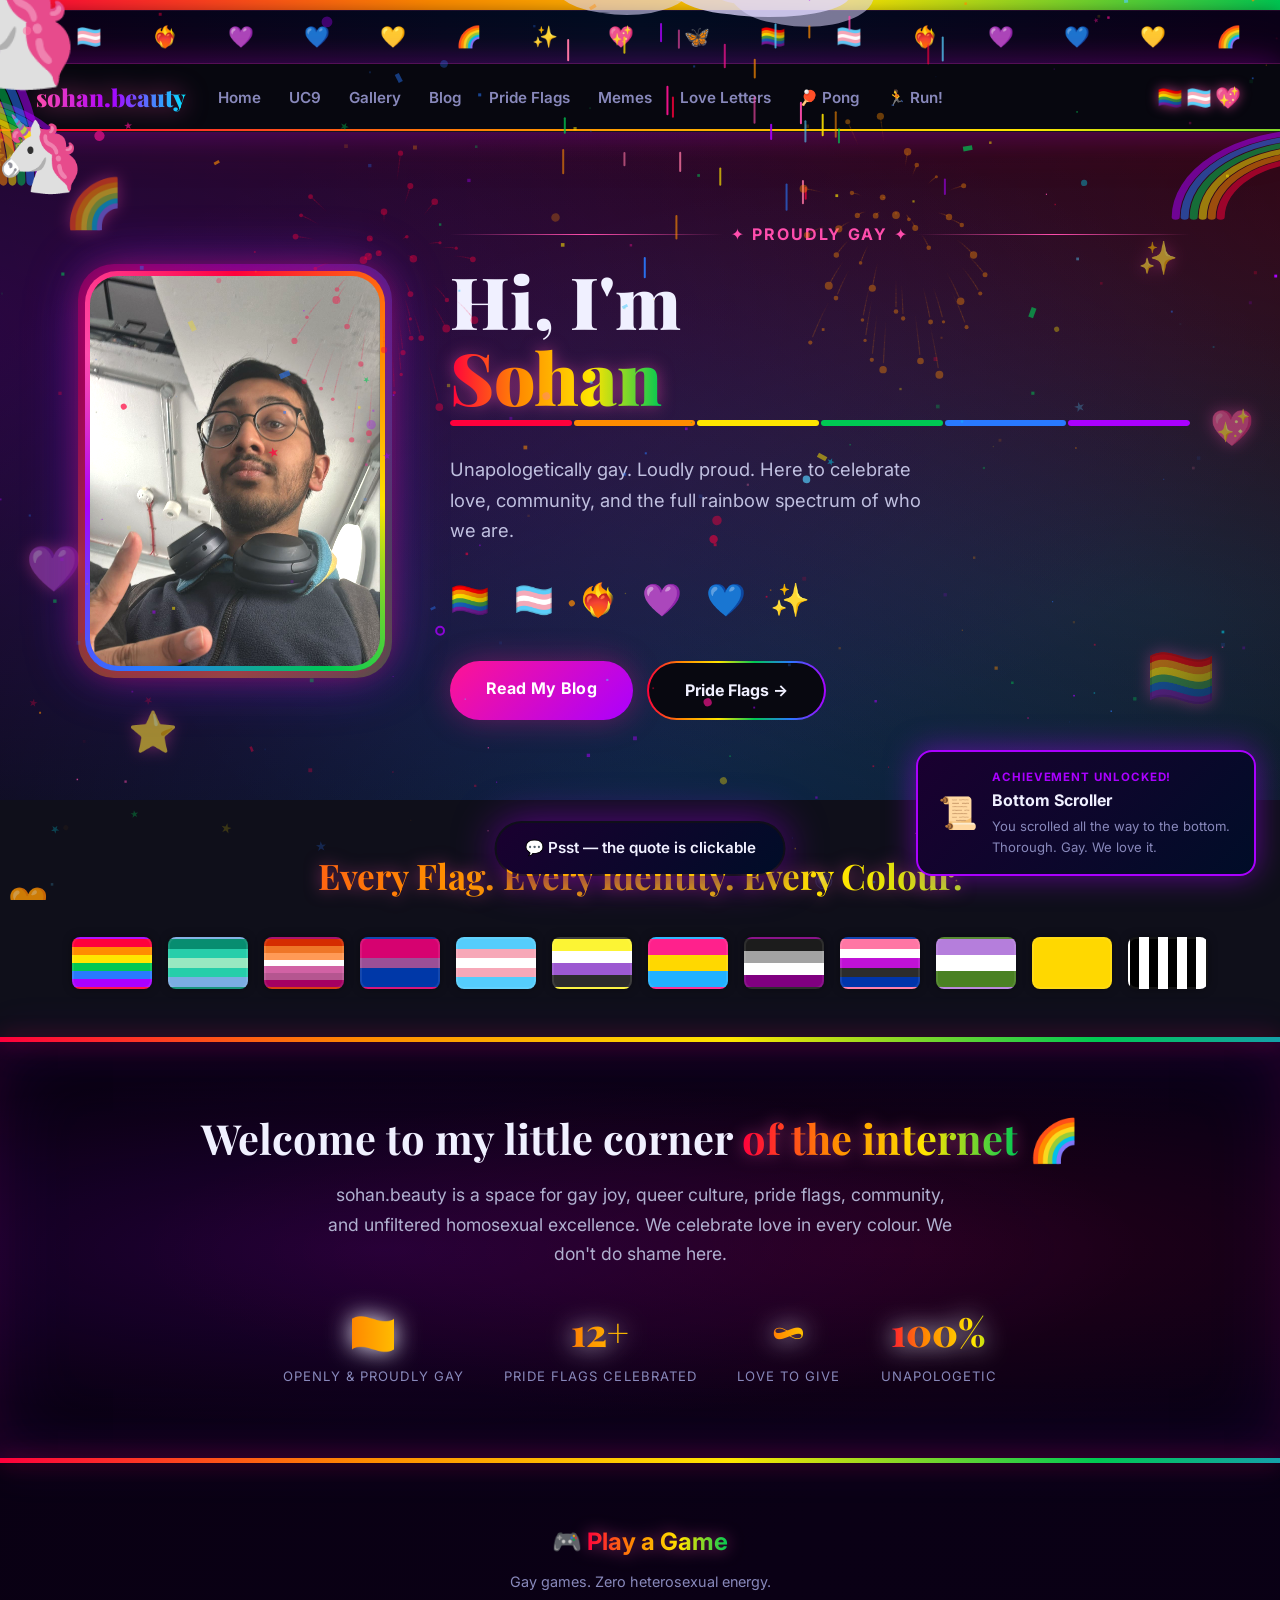
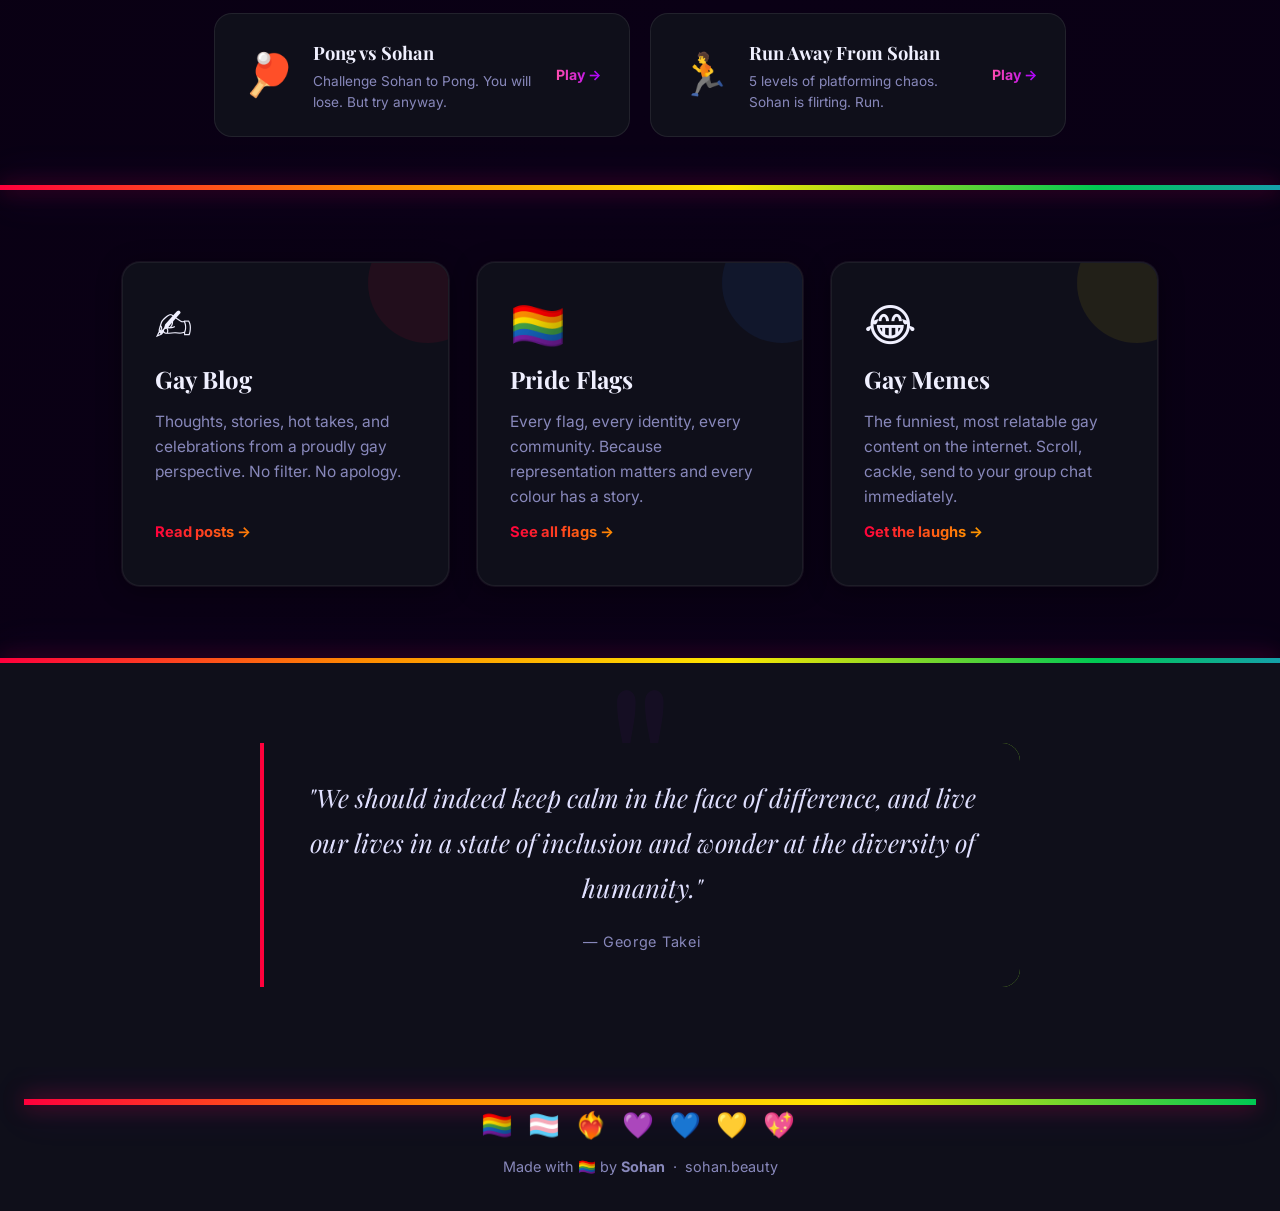
<file: index.html>
<!DOCTYPE html>
<html lang="en">
<head>
  <meta charset="UTF-8" />
  <meta name="viewport" content="width=device-width, initial-scale=1.0" />
  <title>sohan.beauty — Proudly Gay</title>
  <link rel="stylesheet" href="style.css" />
  <link rel="stylesheet" href="effects.css" />
  <link rel="preconnect" href="https://fonts.googleapis.com" />
  <link rel="preconnect" href="https://fonts.gstatic.com" crossorigin />
  <link href="https://fonts.googleapis.com/css2?family=Playfair+Display:wght@700;900&family=Inter:wght@400;500;600;700&display=swap" rel="stylesheet" />
</head>
<body>

  <!-- Confetti canvas -->
  <canvas id="confetti-canvas"></canvas>

  <!-- Animated rainbow top bar -->
  <div class="rainbow-bar"></div>

  <!-- Pride emoji marquee -->
  <div class="pride-marquee" aria-hidden="true">
    <span class="marquee-inner">
      🏳️‍🌈 &nbsp; 🏳️‍⚧️ &nbsp; ❤️‍🔥 &nbsp; 💜 &nbsp; 💙 &nbsp; 💛 &nbsp; 🌈 &nbsp; ✨ &nbsp; 💖 &nbsp; 🦋 &nbsp;
      🏳️‍🌈 &nbsp; 🏳️‍⚧️ &nbsp; ❤️‍🔥 &nbsp; 💜 &nbsp; 💙 &nbsp; 💛 &nbsp; 🌈 &nbsp; ✨ &nbsp; 💖 &nbsp; 🦋 &nbsp;
      🏳️‍🌈 &nbsp; 🏳️‍⚧️ &nbsp; ❤️‍🔥 &nbsp; 💜 &nbsp; 💙 &nbsp; 💛 &nbsp; 🌈 &nbsp; ✨ &nbsp; 💖 &nbsp; 🦋 &nbsp;
      🏳️‍🌈 &nbsp; 🏳️‍⚧️ &nbsp; ❤️‍🔥 &nbsp; 💜 &nbsp; 💙 &nbsp; 💛 &nbsp; 🌈 &nbsp; ✨ &nbsp; 💖 &nbsp; 🦋 &nbsp;
    </span>
  </div>

  <!-- Nav -->
  <nav class="nav">
    <a href="index.html" class="nav-logo">sohan.beauty</a>
    <ul class="nav-links">
      <li><a href="index.html">Home</a></li>
      <li><a href="uc9.html">UC9</a></li>
      <li><a href="gallery.html">Gallery</a></li>
      <li><a href="blog.html">Blog</a></li>
      <li><a href="flags.html">Pride Flags</a></li>
      <li><a href="memes.html">Memes</a></li>
      <li><a href="loveletters.html">Love Letters</a></li>
      <li><a href="pong.html">🏓 Pong</a></li>
      <li><a href="runawayfromsohan.html">🏃 Run!</a></li>
    </ul>
    <div class="nav-flags">🏳️‍🌈🏳️‍⚧️💖</div>
  </nav>

  <!-- Hero -->
  <header class="hero">
    <!-- Floating decorative emojis -->
    <span class="float-emoji" aria-hidden="true">🌈</span>
    <span class="float-emoji" aria-hidden="true">✨</span>
    <span class="float-emoji" aria-hidden="true">💜</span>
    <span class="float-emoji" aria-hidden="true">🏳️‍🌈</span>
    <span class="float-emoji" aria-hidden="true">💖</span>
    <span class="float-emoji" aria-hidden="true">⭐</span>

    <div class="hero-content">
      <div class="hero-photo-wrap">
        <div class="pride-ring-2"></div>
        <div class="pride-ring"></div>
        <img src="assets/sohan.jpg" alt="Sohan — proudly gay" class="hero-photo" />
      </div>

      <div class="hero-text">
        <p class="hero-subtitle">✦ Proudly Gay ✦</p>
        <h1>
          <span class="plain">Hi, I'm </span><br/>
          <span class="gradient-text">Sohan</span>
        </h1>

        <div class="hero-stripe" aria-hidden="true">
          <span></span><span></span><span></span>
          <span></span><span></span><span></span>
        </div>

        <p class="hero-tagline">
          Unapologetically gay. Loudly proud. Here to celebrate love,
          community, and the full rainbow spectrum of who we are.
        </p>

        <div class="hero-flags" aria-label="Pride flags">
          <span title="Rainbow Pride">🏳️‍🌈</span>
          <span title="Trans Pride">🏳️‍⚧️</span>
          <span title="Rainbow Heart">❤️‍🔥</span>
          <span title="Bisexual Pride">💜</span>
          <span title="Gay Love">💙</span>
          <span title="Sparkles">✨</span>
        </div>

        <div class="hero-buttons">
          <a href="blog.html" class="btn-primary">Read My Blog</a>
          <a href="flags.html" class="btn-secondary">Pride Flags →</a>
        </div>
      </div>
    </div>
  </header>

  <!-- Horizontal mini flag strip -->
  <section class="flag-strip">
    <h2 class="gradient-text">Every Flag. Every Identity. Every Colour.</h2>
    <div class="flag-strip-row">
      <div class="mini-flag flag-rainbow"   data-name="Rainbow Pride"></div>
      <div class="mini-flag flag-gay-men"   data-name="Gay Men"></div>
      <div class="mini-flag flag-lesbian"   data-name="Lesbian"></div>
      <div class="mini-flag flag-bi"        data-name="Bisexual"></div>
      <div class="mini-flag flag-trans"     data-name="Transgender"></div>
      <div class="mini-flag flag-nonbinary" data-name="Non-Binary"></div>
      <div class="mini-flag flag-pan"       data-name="Pansexual"></div>
      <div class="mini-flag flag-ace"       data-name="Asexual"></div>
      <div class="mini-flag flag-fluid"     data-name="Genderfluid"></div>
      <div class="mini-flag flag-genderqueer" data-name="Genderqueer"></div>
      <div class="mini-flag flag-intersex"  data-name="Intersex"></div>
      <div class="mini-flag flag-ally"      data-name="Ally"></div>
    </div>
  </section>

  <div class="section-divider"></div>

  <!-- About + Stats -->
  <section class="about-strip">
    <div class="container">
      <h2>Welcome to my little corner <span class="gradient-text">of the internet</span> 🌈</h2>
      <p>
        sohan.beauty is a space for gay joy, queer culture, pride flags, community, and
        unfiltered homosexual excellence. We celebrate love in every colour. We don't do
        shame here.
      </p>
      <div class="pride-stats">
        <div class="stat">
          <span class="stat-num">🏳️‍🌈</span>
          <span class="stat-label">Openly & Proudly Gay</span>
        </div>
        <div class="stat">
          <span class="stat-num">12+</span>
          <span class="stat-label">Pride Flags Celebrated</span>
        </div>
        <div class="stat">
          <span class="stat-num">∞</span>
          <span class="stat-label">Love to Give</span>
        </div>
        <div class="stat">
          <span class="stat-num">100%</span>
          <span class="stat-label">Unapologetic</span>
        </div>
      </div>
    </div>
  </section>

  <div class="section-divider"></div>

  <!-- Games section -->
  <section class="games-section">
    <h2 style="text-align:center;margin-bottom:8px">🎮 <span class="gradient-text">Play a Game</span></h2>
    <p style="text-align:center;color:#8888bb;font-size:.9rem;margin-bottom:20px">Gay games. Zero heterosexual energy.</p>
    <div class="games-row">
      <a href="pong.html" class="game-card">
        <div class="game-card-icon">🏓</div>
        <div class="game-card-body">
          <h3>Pong vs Sohan</h3>
          <p>Challenge Sohan to Pong. You will lose. But try anyway.</p>
        </div>
        <span class="game-card-cta">Play →</span>
      </a>
      <a href="runawayfromsohan.html" class="game-card">
        <div class="game-card-icon">🏃</div>
        <div class="game-card-body">
          <h3>Run Away From Sohan</h3>
          <p>5 levels of platforming chaos. Sohan is flirting. Run.</p>
        </div>
        <span class="game-card-cta">Play →</span>
      </a>
    </div>
  </section>

  <div class="section-divider"></div>

  <!-- Cards -->
  <section class="cards-section">
    <a href="blog.html" class="card card-blog">
      <div class="card-icon">✍️</div>
      <h3>Gay Blog</h3>
      <p>Thoughts, stories, hot takes, and celebrations from a proudly gay perspective. No filter. No apology.</p>
      <span class="card-link">Read posts →</span>
    </a>
    <a href="flags.html" class="card card-flags">
      <div class="card-icon">🏳️‍🌈</div>
      <h3>Pride Flags</h3>
      <p>Every flag, every identity, every community. Because representation matters and every colour has a story.</p>
      <span class="card-link">See all flags →</span>
    </a>
    <a href="memes.html" class="card card-memes">
      <div class="card-icon">😂</div>
      <h3>Gay Memes</h3>
      <p>The funniest, most relatable gay content on the internet. Scroll, cackle, send to your group chat immediately.</p>
      <span class="card-link">Get the laughs →</span>
    </a>
  </section>

  <div class="section-divider"></div>

  <!-- Quote -->
  <section class="quote-section">
    <blockquote>
      "We should indeed keep calm in the face of difference, and live our lives in a state
      of inclusion and wonder at the diversity of humanity."
      <cite>— George Takei</cite>
    </blockquote>
  </section>

  <footer class="footer">
    <div class="rainbow-bar small"></div>
    <div class="footer-flags" aria-hidden="true">🏳️‍🌈 🏳️‍⚧️ ❤️‍🔥 💜 💙 💛 💖</div>
    <p>Made with 🏳️‍🌈 by <strong>Sohan</strong> &nbsp;·&nbsp; sohan.beauty</p>
  </footer>

  <script src="pride.js"></script>
  <script src="easter-eggs.js"></script>
</body>
</html>
</file>
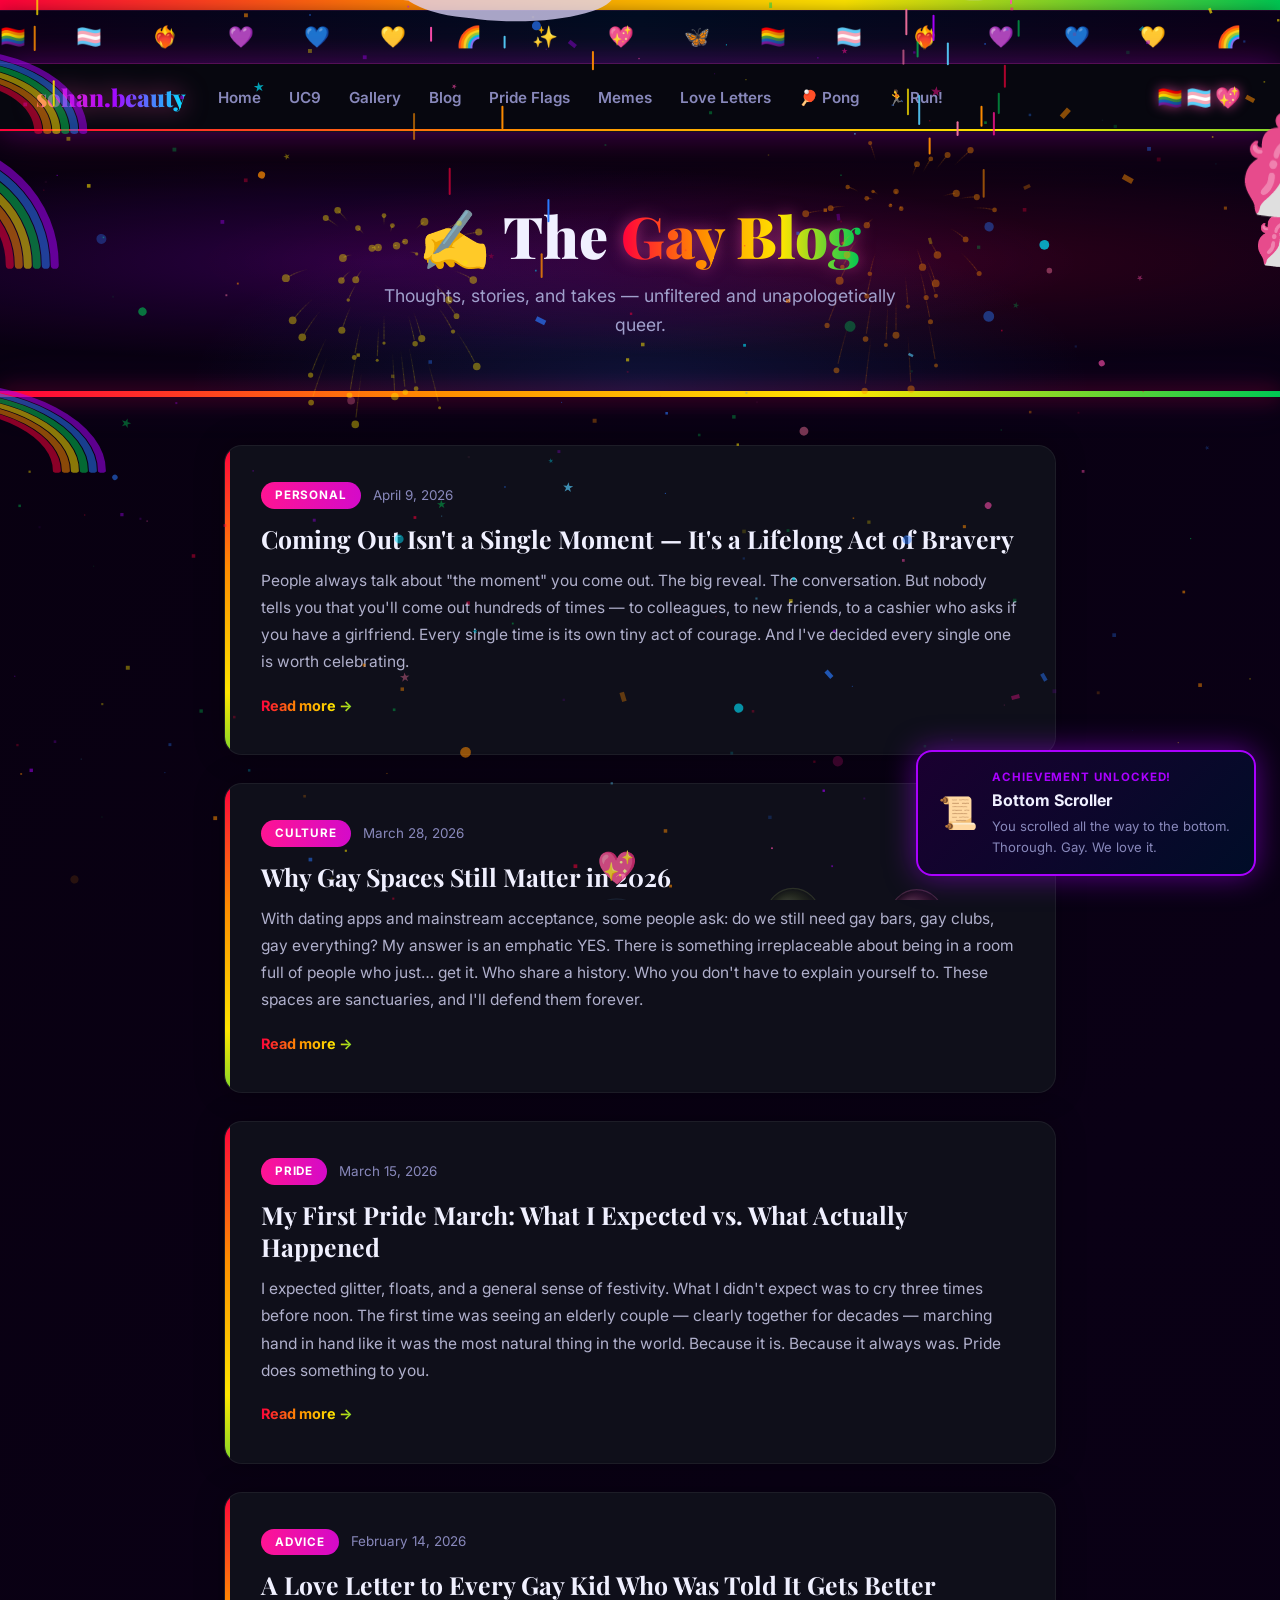
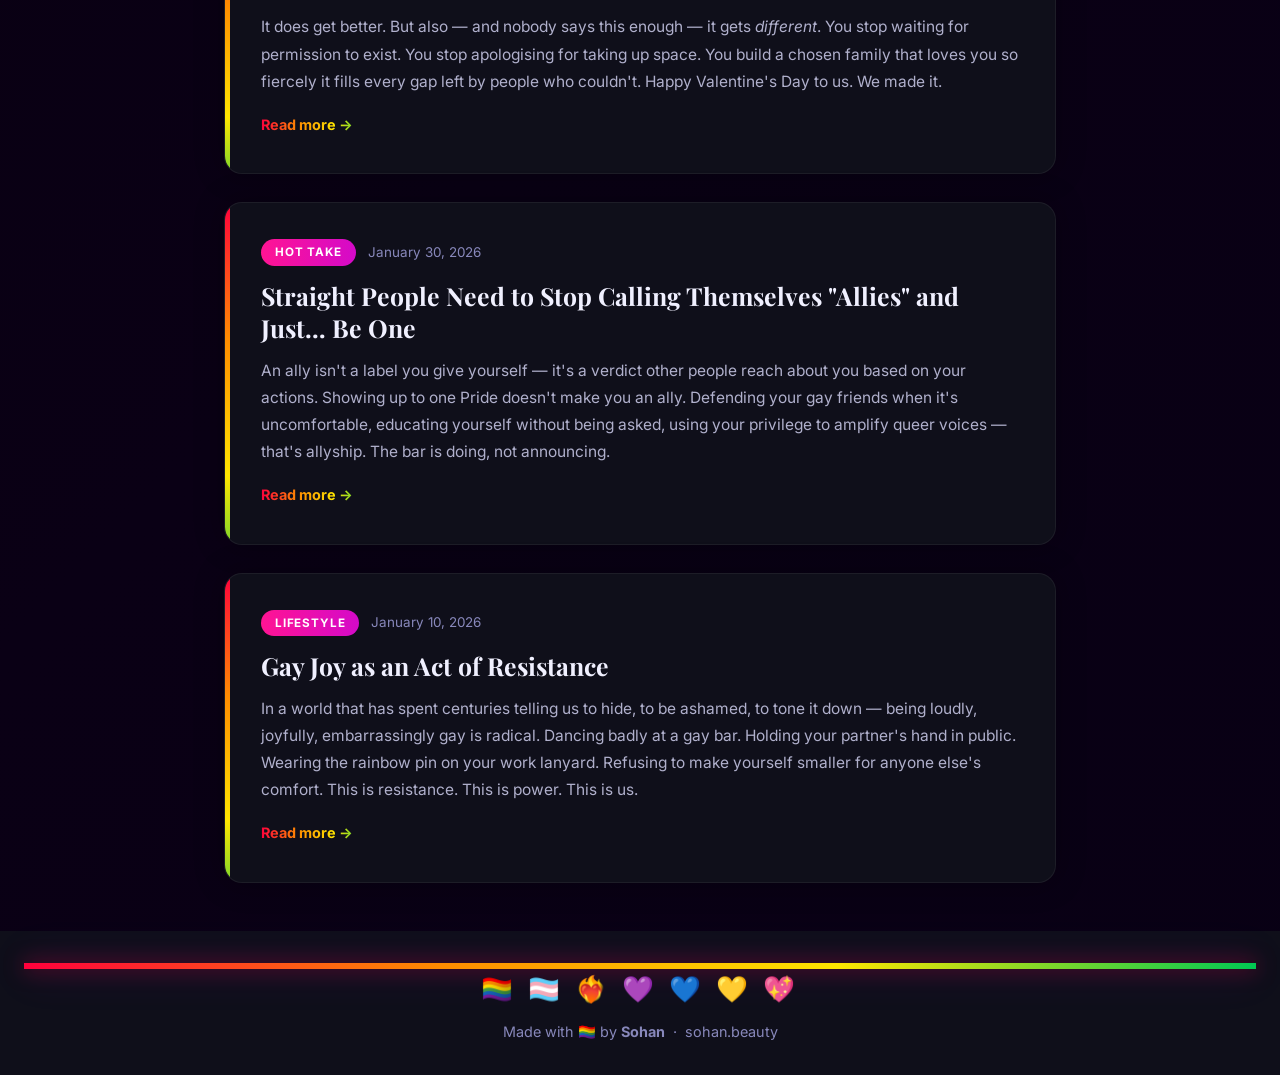
<file: blog.html>
<!DOCTYPE html>
<html lang="en">
<head>
  <meta charset="UTF-8" />
  <meta name="viewport" content="width=device-width, initial-scale=1.0" />
  <title>Blog — sohan.beauty</title>
  <link rel="stylesheet" href="style.css" />
  <link rel="stylesheet" href="effects.css" />
  <link rel="preconnect" href="https://fonts.googleapis.com" />
  <link rel="preconnect" href="https://fonts.gstatic.com" crossorigin />
  <link href="https://fonts.googleapis.com/css2?family=Playfair+Display:wght@700;900&family=Inter:wght@400;500;600;700&display=swap" rel="stylesheet" />
</head>
<body>

  <canvas id="confetti-canvas"></canvas>
  <div class="rainbow-bar"></div>

  <div class="pride-marquee" aria-hidden="true">
    <span class="marquee-inner">
      🏳️‍🌈 &nbsp; 🏳️‍⚧️ &nbsp; ❤️‍🔥 &nbsp; 💜 &nbsp; 💙 &nbsp; 💛 &nbsp; 🌈 &nbsp; ✨ &nbsp; 💖 &nbsp; 🦋 &nbsp;
      🏳️‍🌈 &nbsp; 🏳️‍⚧️ &nbsp; ❤️‍🔥 &nbsp; 💜 &nbsp; 💙 &nbsp; 💛 &nbsp; 🌈 &nbsp; ✨ &nbsp; 💖 &nbsp; 🦋 &nbsp;
      🏳️‍🌈 &nbsp; 🏳️‍⚧️ &nbsp; ❤️‍🔥 &nbsp; 💜 &nbsp; 💙 &nbsp; 💛 &nbsp; 🌈 &nbsp; ✨ &nbsp; 💖 &nbsp; 🦋 &nbsp;
      🏳️‍🌈 &nbsp; 🏳️‍⚧️ &nbsp; ❤️‍🔥 &nbsp; 💜 &nbsp; 💙 &nbsp; 💛 &nbsp; 🌈 &nbsp; ✨ &nbsp; 💖 &nbsp; 🦋 &nbsp;
    </span>
  </div>

  <nav class="nav">
    <a href="index.html" class="nav-logo">sohan.beauty</a>
    <ul class="nav-links">
      <li><a href="index.html">Home</a></li>
      <li><a href="uc9.html">UC9</a></li>
      <li><a href="gallery.html">Gallery</a></li>
      <li><a href="blog.html">Blog</a></li>
      <li><a href="flags.html">Pride Flags</a></li>
      <li><a href="memes.html">Memes</a></li>
      <li><a href="loveletters.html">Love Letters</a></li>
      <li><a href="pong.html">🏓 Pong</a></li>
      <li><a href="runawayfromsohan.html">🏃 Run!</a></li>
    </ul>
    <div class="nav-flags">🏳️‍🌈🏳️‍⚧️💖</div>
  </nav>

  <div class="page-header">
    <h1>✍️ The <span class="gradient-text">Gay Blog</span></h1>
    <p>Thoughts, stories, and takes — unfiltered and unapologetically queer.</p>
  </div>

  <div class="rainbow-bar small"></div>

  <div class="blog-grid">

    <article class="blog-post">
      <div class="post-meta">
        <span class="post-tag">Personal</span>
        <span class="post-date">April 9, 2026</span>
      </div>
      <h2>Coming Out Isn't a Single Moment — It's a Lifelong Act of Bravery</h2>
      <p>
        People always talk about "the moment" you come out. The big reveal. The conversation.
        But nobody tells you that you'll come out hundreds of times — to colleagues, to new friends,
        to a cashier who asks if you have a girlfriend. Every single time is its own tiny act of
        courage. And I've decided every single one is worth celebrating.
      </p>
      <a href="#" class="read-more">Read more →</a>
    </article>

    <article class="blog-post">
      <div class="post-meta">
        <span class="post-tag">Culture</span>
        <span class="post-date">March 28, 2026</span>
      </div>
      <h2>Why Gay Spaces Still Matter in 2026</h2>
      <p>
        With dating apps and mainstream acceptance, some people ask: do we still need gay bars,
        gay clubs, gay everything? My answer is an emphatic YES. There is something irreplaceable
        about being in a room full of people who just… get it. Who share a history. Who you don't
        have to explain yourself to. These spaces are sanctuaries, and I'll defend them forever.
      </p>
      <a href="#" class="read-more">Read more →</a>
    </article>

    <article class="blog-post">
      <div class="post-meta">
        <span class="post-tag">Pride</span>
        <span class="post-date">March 15, 2026</span>
      </div>
      <h2>My First Pride March: What I Expected vs. What Actually Happened</h2>
      <p>
        I expected glitter, floats, and a general sense of festivity. What I didn't expect was
        to cry three times before noon. The first time was seeing an elderly couple — clearly
        together for decades — marching hand in hand like it was the most natural thing in the world.
        Because it is. Because it always was. Pride does something to you.
      </p>
      <a href="#" class="read-more">Read more →</a>
    </article>

    <article class="blog-post">
      <div class="post-meta">
        <span class="post-tag">Advice</span>
        <span class="post-date">February 14, 2026</span>
      </div>
      <h2>A Love Letter to Every Gay Kid Who Was Told It Gets Better</h2>
      <p>
        It does get better. But also — and nobody says this enough — it gets <em>different</em>.
        You stop waiting for permission to exist. You stop apologising for taking up space. You
        build a chosen family that loves you so fiercely it fills every gap left by people who
        couldn't. Happy Valentine's Day to us. We made it.
      </p>
      <a href="#" class="read-more">Read more →</a>
    </article>

    <article class="blog-post">
      <div class="post-meta">
        <span class="post-tag">Hot Take</span>
        <span class="post-date">January 30, 2026</span>
      </div>
      <h2>Straight People Need to Stop Calling Themselves "Allies" and Just… Be One</h2>
      <p>
        An ally isn't a label you give yourself — it's a verdict other people reach about you
        based on your actions. Showing up to one Pride doesn't make you an ally. Defending your
        gay friends when it's uncomfortable, educating yourself without being asked, using your
        privilege to amplify queer voices — that's allyship. The bar is doing, not announcing.
      </p>
      <a href="#" class="read-more">Read more →</a>
    </article>

    <article class="blog-post">
      <div class="post-meta">
        <span class="post-tag">Lifestyle</span>
        <span class="post-date">January 10, 2026</span>
      </div>
      <h2>Gay Joy as an Act of Resistance</h2>
      <p>
        In a world that has spent centuries telling us to hide, to be ashamed, to tone it down —
        being loudly, joyfully, embarrassingly gay is radical. Dancing badly at a gay bar.
        Holding your partner's hand in public. Wearing the rainbow pin on your work lanyard.
        Refusing to make yourself smaller for anyone else's comfort. This is resistance.
        This is power. This is us.
      </p>
      <a href="#" class="read-more">Read more →</a>
    </article>

  </div>

  <footer class="footer">
    <div class="rainbow-bar small"></div>
    <div class="footer-flags" aria-hidden="true">🏳️‍🌈 🏳️‍⚧️ ❤️‍🔥 💜 💙 💛 💖</div>
    <p>Made with 🏳️‍🌈 by <strong>Sohan</strong> &nbsp;·&nbsp; sohan.beauty</p>
  </footer>

  <script src="pride.js"></script>
  <script src="easter-eggs.js"></script>
</body>
</html>
</file>
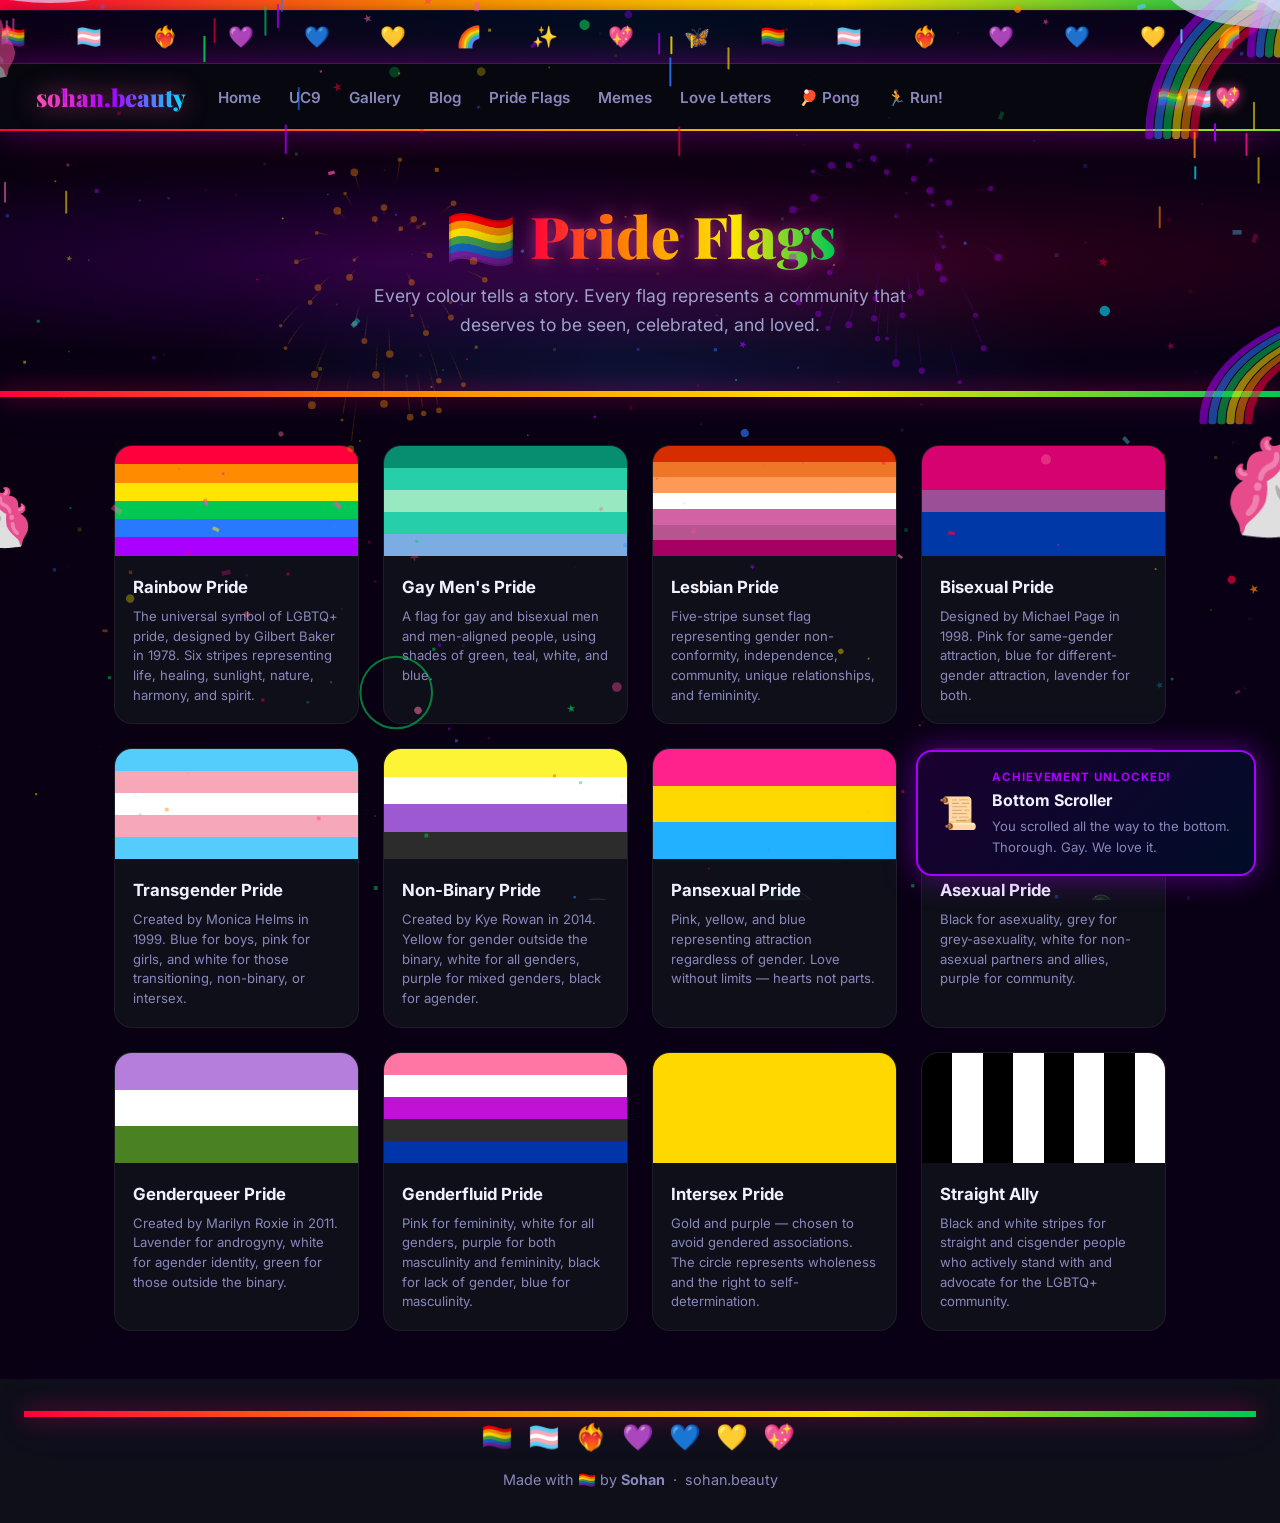
<file: flags.html>
<!DOCTYPE html>
<html lang="en">
<head>
  <meta charset="UTF-8" />
  <meta name="viewport" content="width=device-width, initial-scale=1.0" />
  <title>Pride Flags — sohan.beauty</title>
  <link rel="stylesheet" href="style.css" />
  <link rel="stylesheet" href="effects.css" />
  <link rel="preconnect" href="https://fonts.googleapis.com" />
  <link rel="preconnect" href="https://fonts.gstatic.com" crossorigin />
  <link href="https://fonts.googleapis.com/css2?family=Playfair+Display:wght@700;900&family=Inter:wght@400;500;600;700&display=swap" rel="stylesheet" />
</head>
<body>

  <canvas id="confetti-canvas"></canvas>
  <div class="rainbow-bar"></div>

  <div class="pride-marquee" aria-hidden="true">
    <span class="marquee-inner">
      🏳️‍🌈 &nbsp; 🏳️‍⚧️ &nbsp; ❤️‍🔥 &nbsp; 💜 &nbsp; 💙 &nbsp; 💛 &nbsp; 🌈 &nbsp; ✨ &nbsp; 💖 &nbsp; 🦋 &nbsp;
      🏳️‍🌈 &nbsp; 🏳️‍⚧️ &nbsp; ❤️‍🔥 &nbsp; 💜 &nbsp; 💙 &nbsp; 💛 &nbsp; 🌈 &nbsp; ✨ &nbsp; 💖 &nbsp; 🦋 &nbsp;
      🏳️‍🌈 &nbsp; 🏳️‍⚧️ &nbsp; ❤️‍🔥 &nbsp; 💜 &nbsp; 💙 &nbsp; 💛 &nbsp; 🌈 &nbsp; ✨ &nbsp; 💖 &nbsp; 🦋 &nbsp;
      🏳️‍🌈 &nbsp; 🏳️‍⚧️ &nbsp; ❤️‍🔥 &nbsp; 💜 &nbsp; 💙 &nbsp; 💛 &nbsp; 🌈 &nbsp; ✨ &nbsp; 💖 &nbsp; 🦋 &nbsp;
    </span>
  </div>

  <nav class="nav">
    <a href="index.html" class="nav-logo">sohan.beauty</a>
    <ul class="nav-links">
      <li><a href="index.html">Home</a></li>
      <li><a href="uc9.html">UC9</a></li>
      <li><a href="gallery.html">Gallery</a></li>
      <li><a href="blog.html">Blog</a></li>
      <li><a href="flags.html">Pride Flags</a></li>
      <li><a href="memes.html">Memes</a></li>
      <li><a href="loveletters.html">Love Letters</a></li>
      <li><a href="pong.html">🏓 Pong</a></li>
      <li><a href="runawayfromsohan.html">🏃 Run!</a></li>
    </ul>
    <div class="nav-flags">🏳️‍🌈🏳️‍⚧️💖</div>
  </nav>

  <div class="page-header">
    <h1>🏳️‍🌈 <span class="gradient-text">Pride Flags</span></h1>
    <p>Every colour tells a story. Every flag represents a community that deserves to be seen, celebrated, and loved.</p>
  </div>

  <div class="rainbow-bar small"></div>

  <div class="flags-grid">

    <div class="flag-card">
      <div class="flag-visual flag-rainbow"></div>
      <div class="flag-info">
        <h3>Rainbow Pride</h3>
        <p>The universal symbol of LGBTQ+ pride, designed by Gilbert Baker in 1978. Six stripes representing life, healing, sunlight, nature, harmony, and spirit.</p>
      </div>
    </div>

    <div class="flag-card">
      <div class="flag-visual flag-gay-men"></div>
      <div class="flag-info">
        <h3>Gay Men's Pride</h3>
        <p>A flag for gay and bisexual men and men-aligned people, using shades of green, teal, white, and blue.</p>
      </div>
    </div>

    <div class="flag-card">
      <div class="flag-visual flag-lesbian"></div>
      <div class="flag-info">
        <h3>Lesbian Pride</h3>
        <p>Five-stripe sunset flag representing gender non-conformity, independence, community, unique relationships, and femininity.</p>
      </div>
    </div>

    <div class="flag-card">
      <div class="flag-visual flag-bi"></div>
      <div class="flag-info">
        <h3>Bisexual Pride</h3>
        <p>Designed by Michael Page in 1998. Pink for same-gender attraction, blue for different-gender attraction, lavender for both.</p>
      </div>
    </div>

    <div class="flag-card">
      <div class="flag-visual flag-trans"></div>
      <div class="flag-info">
        <h3>Transgender Pride</h3>
        <p>Created by Monica Helms in 1999. Blue for boys, pink for girls, and white for those transitioning, non-binary, or intersex.</p>
      </div>
    </div>

    <div class="flag-card">
      <div class="flag-visual flag-nonbinary"></div>
      <div class="flag-info">
        <h3>Non-Binary Pride</h3>
        <p>Created by Kye Rowan in 2014. Yellow for gender outside the binary, white for all genders, purple for mixed genders, black for agender.</p>
      </div>
    </div>

    <div class="flag-card">
      <div class="flag-visual flag-pan"></div>
      <div class="flag-info">
        <h3>Pansexual Pride</h3>
        <p>Pink, yellow, and blue representing attraction regardless of gender. Love without limits — hearts not parts.</p>
      </div>
    </div>

    <div class="flag-card">
      <div class="flag-visual flag-ace"></div>
      <div class="flag-info">
        <h3>Asexual Pride</h3>
        <p>Black for asexuality, grey for grey-asexuality, white for non-asexual partners and allies, purple for community.</p>
      </div>
    </div>

    <div class="flag-card">
      <div class="flag-visual flag-genderqueer"></div>
      <div class="flag-info">
        <h3>Genderqueer Pride</h3>
        <p>Created by Marilyn Roxie in 2011. Lavender for androgyny, white for agender identity, green for those outside the binary.</p>
      </div>
    </div>

    <div class="flag-card">
      <div class="flag-visual flag-fluid"></div>
      <div class="flag-info">
        <h3>Genderfluid Pride</h3>
        <p>Pink for femininity, white for all genders, purple for both masculinity and femininity, black for lack of gender, blue for masculinity.</p>
      </div>
    </div>

    <div class="flag-card">
      <div class="flag-visual flag-intersex"></div>
      <div class="flag-info">
        <h3>Intersex Pride</h3>
        <p>Gold and purple — chosen to avoid gendered associations. The circle represents wholeness and the right to self-determination.</p>
      </div>
    </div>

    <div class="flag-card">
      <div class="flag-visual flag-ally"></div>
      <div class="flag-info">
        <h3>Straight Ally</h3>
        <p>Black and white stripes for straight and cisgender people who actively stand with and advocate for the LGBTQ+ community.</p>
      </div>
    </div>

  </div>

  <footer class="footer">
    <div class="rainbow-bar small"></div>
    <div class="footer-flags" aria-hidden="true">🏳️‍🌈 🏳️‍⚧️ ❤️‍🔥 💜 💙 💛 💖</div>
    <p>Made with 🏳️‍🌈 by <strong>Sohan</strong> &nbsp;·&nbsp; sohan.beauty</p>
  </footer>

  <script src="pride.js"></script>
  <script src="easter-eggs.js"></script>
</body>
</html>
</file>
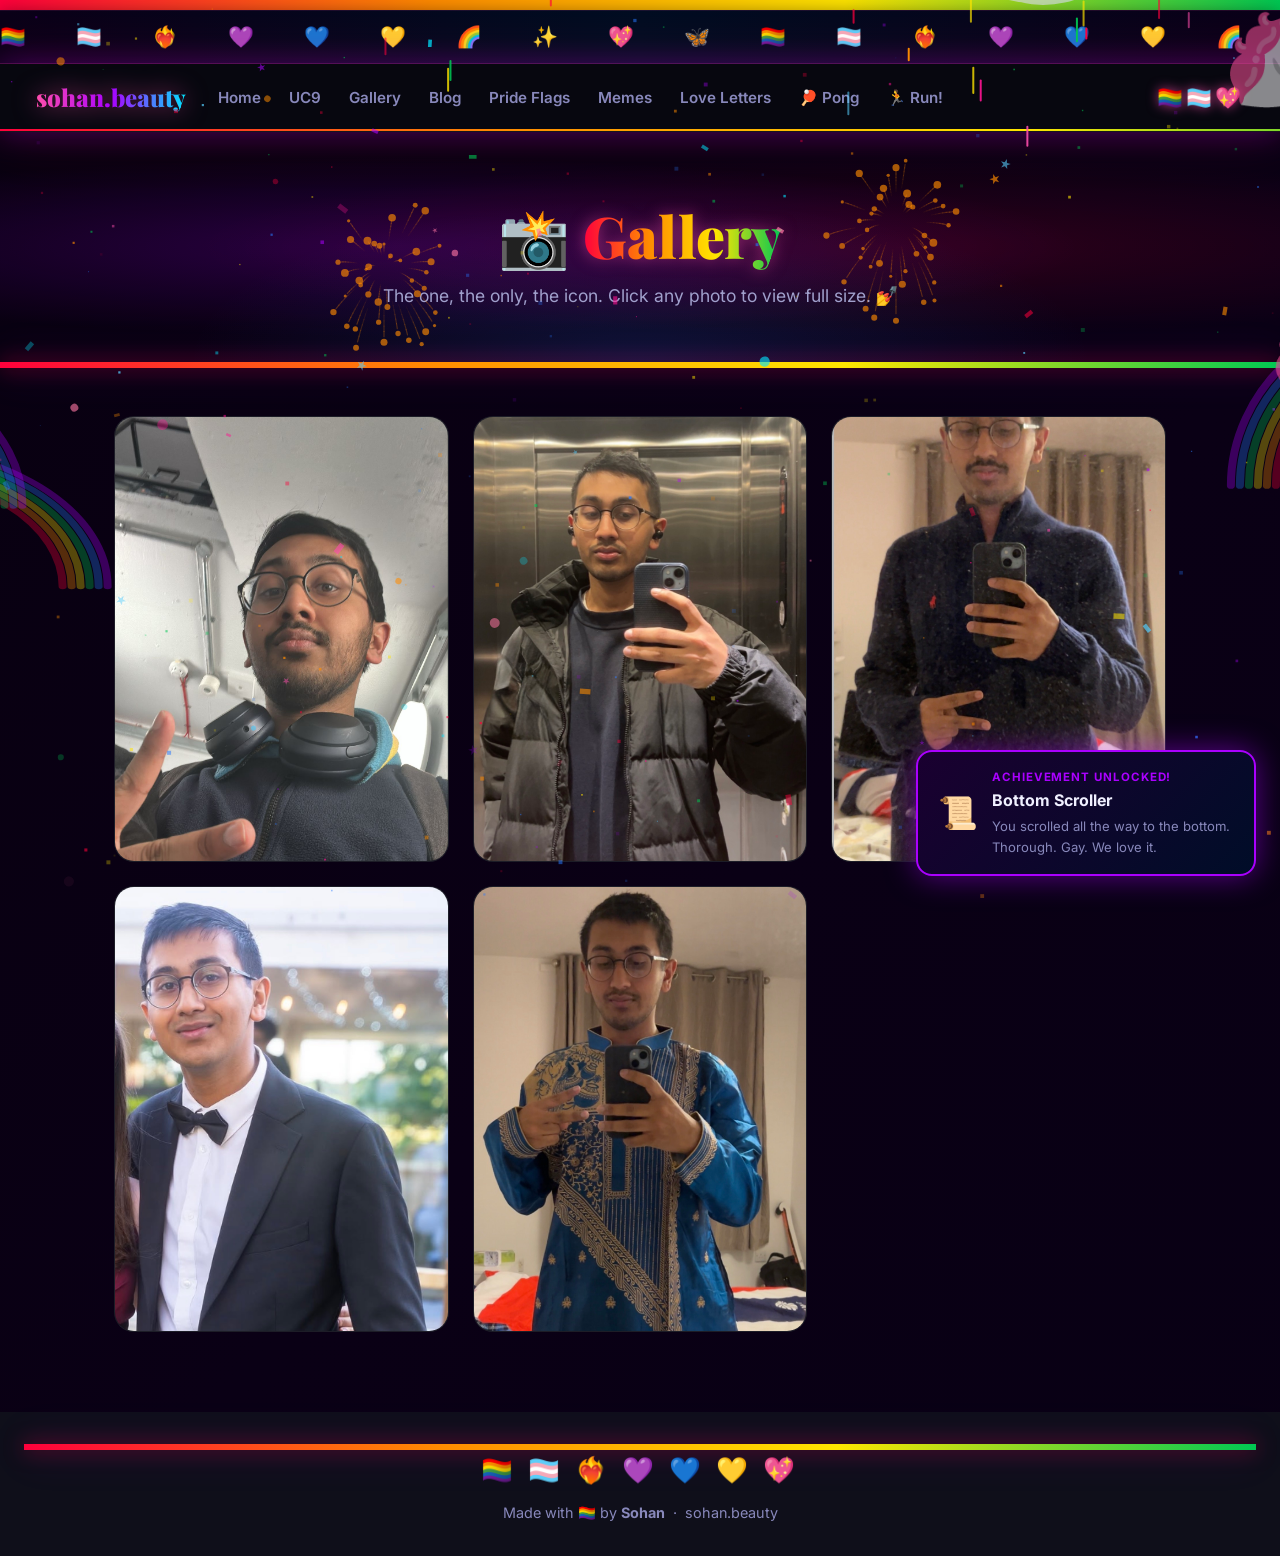
<file: gallery.html>
<!DOCTYPE html>
<html lang="en">
<head>
  <meta charset="UTF-8" />
  <meta name="viewport" content="width=device-width, initial-scale=1.0" />
  <title>Gallery — sohan.beauty</title>
  <link rel="stylesheet" href="style.css" />
  <link rel="stylesheet" href="effects.css" />
  <link rel="preconnect" href="https://fonts.googleapis.com" />
  <link rel="preconnect" href="https://fonts.gstatic.com" crossorigin />
  <link href="https://fonts.googleapis.com/css2?family=Playfair+Display:wght@700;900&family=Inter:wght@400;500;600;700&display=swap" rel="stylesheet" />
  <style>
    .gallery-grid {
      display: grid;
      grid-template-columns: repeat(auto-fill, minmax(280px, 1fr));
      gap: 24px;
      max-width: 1100px;
      margin: 0 auto;
      padding: 48px 24px 80px;
    }
    .gallery-item {
      position: relative;
      border-radius: 20px;
      overflow: hidden;
      cursor: pointer;
      aspect-ratio: 3/4;
      background: var(--surface);
      border: 1px solid rgba(255,255,255,0.06);
      transition: transform .3s, box-shadow .3s;
    }
    .gallery-item:hover {
      transform: translateY(-6px) scale(1.02);
      box-shadow: 0 20px 60px rgba(0,0,0,0.5), 0 0 40px rgba(170,0,255,0.25);
    }
    /* Rainbow border on hover via pseudo */
    .gallery-item::before {
      content:'';position:absolute;inset:-3px;border-radius:22px;
      background:conic-gradient(#FF003C,#FF8C00,#FFE500,#00C853,#2979FF,#AA00FF,#FF4DAD,#FF003C);
      z-index:-1;opacity:0;transition:opacity .3s;
      animation:spin-ring 3s linear infinite;
    }
    .gallery-item:hover::before { opacity:1; }
    @keyframes spin-ring { to { transform:rotate(360deg); } }

    .gallery-img {
      width:100%;height:100%;object-fit:cover;object-position:top;
      display:block;transition:filter .3s;
    }
    .gallery-item:hover .gallery-img { filter:brightness(1.08) contrast(1.05); }

    .gallery-overlay {
      position:absolute;inset:0;
      background:linear-gradient(to top, rgba(0,0,0,0.7) 0%, transparent 50%);
      opacity:0;transition:opacity .3s;
      display:flex;align-items:flex-end;padding:20px;
    }
    .gallery-item:hover .gallery-overlay { opacity:1; }
    .gallery-caption {
      color:#fff;font-weight:700;font-size:1rem;
      background:linear-gradient(90deg,#FF003C,#FF8C00,#FFE500,#00C853,#2979FF,#AA00FF);
      -webkit-background-clip:text;-webkit-text-fill-color:transparent;background-clip:text;
    }

    /* Lightbox */
    .lightbox {
      position:fixed;inset:0;background:rgba(0,0,0,0.92);z-index:99999;
      display:flex;align-items:center;justify-content:center;padding:24px;
      animation:lb-in .2s ease;
    }
    @keyframes lb-in{from{opacity:0}to{opacity:1}}
    .lightbox img {
      max-width:90vw;max-height:90vh;object-fit:contain;border-radius:16px;
      box-shadow:0 0 80px rgba(170,0,255,0.5);
      animation:lb-img .25s ease;
    }
    @keyframes lb-img{from{transform:scale(0.9)}to{transform:scale(1)}}
    .lightbox-close {
      position:absolute;top:20px;right:24px;font-size:2rem;color:#fff;
      cursor:pointer;background:none;border:none;line-height:1;
      filter:drop-shadow(0 0 8px rgba(255,77,173,0.8));
    }
    .lightbox-rainbow {
      position:absolute;bottom:0;left:0;right:0;height:5px;
      background:linear-gradient(90deg,#FF003C,#FF8C00,#FFE500,#00C853,#2979FF,#AA00FF);
      background-size:200% 100%;animation:rainbow-shift 2s linear infinite;
    }
    @keyframes rainbow-shift{to{background-position:200% 0}}
  </style>
</head>
<body>

  <canvas id="confetti-canvas"></canvas>
  <div class="rainbow-bar"></div>

  <div class="pride-marquee" aria-hidden="true">
    <span class="marquee-inner">
      🏳️‍🌈 &nbsp; 🏳️‍⚧️ &nbsp; ❤️‍🔥 &nbsp; 💜 &nbsp; 💙 &nbsp; 💛 &nbsp; 🌈 &nbsp; ✨ &nbsp; 💖 &nbsp; 🦋 &nbsp;
      🏳️‍🌈 &nbsp; 🏳️‍⚧️ &nbsp; ❤️‍🔥 &nbsp; 💜 &nbsp; 💙 &nbsp; 💛 &nbsp; 🌈 &nbsp; ✨ &nbsp; 💖 &nbsp; 🦋 &nbsp;
      🏳️‍🌈 &nbsp; 🏳️‍⚧️ &nbsp; ❤️‍🔥 &nbsp; 💜 &nbsp; 💙 &nbsp; 💛 &nbsp; 🌈 &nbsp; ✨ &nbsp; 💖 &nbsp; 🦋 &nbsp;
      🏳️‍🌈 &nbsp; 🏳️‍⚧️ &nbsp; ❤️‍🔥 &nbsp; 💜 &nbsp; 💙 &nbsp; 💛 &nbsp; 🌈 &nbsp; ✨ &nbsp; 💖 &nbsp; 🦋 &nbsp;
    </span>
  </div>

  <nav class="nav">
    <a href="index.html" class="nav-logo">sohan.beauty</a>
    <ul class="nav-links">
      <li><a href="index.html">Home</a></li>
      <li><a href="uc9.html">UC9</a></li>
      <li><a href="gallery.html">Gallery</a></li>
      <li><a href="blog.html">Blog</a></li>
      <li><a href="flags.html">Pride Flags</a></li>
      <li><a href="memes.html">Memes</a></li>
      <li><a href="loveletters.html">Love Letters</a></li>
      <li><a href="pong.html">🏓 Pong</a></li>
      <li><a href="runawayfromsohan.html">🏃 Run!</a></li>
    </ul>
    <div class="nav-flags">🏳️‍🌈🏳️‍⚧️💖</div>
  </nav>

  <div class="page-header">
    <h1>📸 <span class="gradient-text">Gallery</span></h1>
    <p>The one, the only, the icon. Click any photo to view full size. 💅</p>
  </div>

  <div class="rainbow-bar small"></div>

  <div class="gallery-grid">
    <div class="gallery-item" data-src="assets/sohan.jpg">
      <img src="assets/sohan.jpg" alt="Sohan" class="gallery-img" />
      <div class="gallery-overlay"><span class="gallery-caption">✨ The Original</span></div>
    </div>
    <div class="gallery-item" data-src="assets/sohan2.jpg">
      <img src="assets/sohan2.jpg" alt="Sohan" class="gallery-img" />
      <div class="gallery-overlay"><span class="gallery-caption">💜 Sohan II</span></div>
    </div>
    <div class="gallery-item" data-src="assets/sohan3.jpg">
      <img src="assets/sohan3.jpg" alt="Sohan" class="gallery-img" />
      <div class="gallery-overlay"><span class="gallery-caption">🌈 Sohan III</span></div>
    </div>
    <div class="gallery-item" data-src="assets/sohan4.jpg">
      <img src="assets/sohan4.jpg" alt="Sohan" class="gallery-img" />
      <div class="gallery-overlay"><span class="gallery-caption">👑 Sohan IV</span></div>
    </div>
    <div class="gallery-item" data-src="assets/sohan5.jpg">
      <img src="assets/sohan5.jpg" alt="Sohan" class="gallery-img" />
      <div class="gallery-overlay"><span class="gallery-caption">💖 Sohan V</span></div>
    </div>
  </div>

  <footer class="footer">
    <div class="rainbow-bar small"></div>
    <div class="footer-flags" aria-hidden="true">🏳️‍🌈 🏳️‍⚧️ ❤️‍🔥 💜 💙 💛 💖</div>
    <p>Made with 🏳️‍🌈 by <strong>Sohan</strong> &nbsp;·&nbsp; sohan.beauty</p>
  </footer>

  <script src="pride.js"></script>
  <script src="easter-eggs.js"></script>
  <script>
    // Lightbox
    document.querySelectorAll('.gallery-item').forEach(item => {
      item.addEventListener('click', () => {
        const src = item.dataset.src;
        const lb = document.createElement('div');
        lb.className = 'lightbox';
        lb.innerHTML = `
          <button class="lightbox-close" aria-label="Close">✕</button>
          <img src="${src}" alt="Sohan" />
          <div class="lightbox-rainbow"></div>
        `;
        lb.querySelector('.lightbox-close').addEventListener('click', () => lb.remove());
        lb.addEventListener('click', e => { if(e.target===lb) lb.remove(); });
        document.body.appendChild(lb);
      });
    });
  </script>
</body>
</html>
</file>
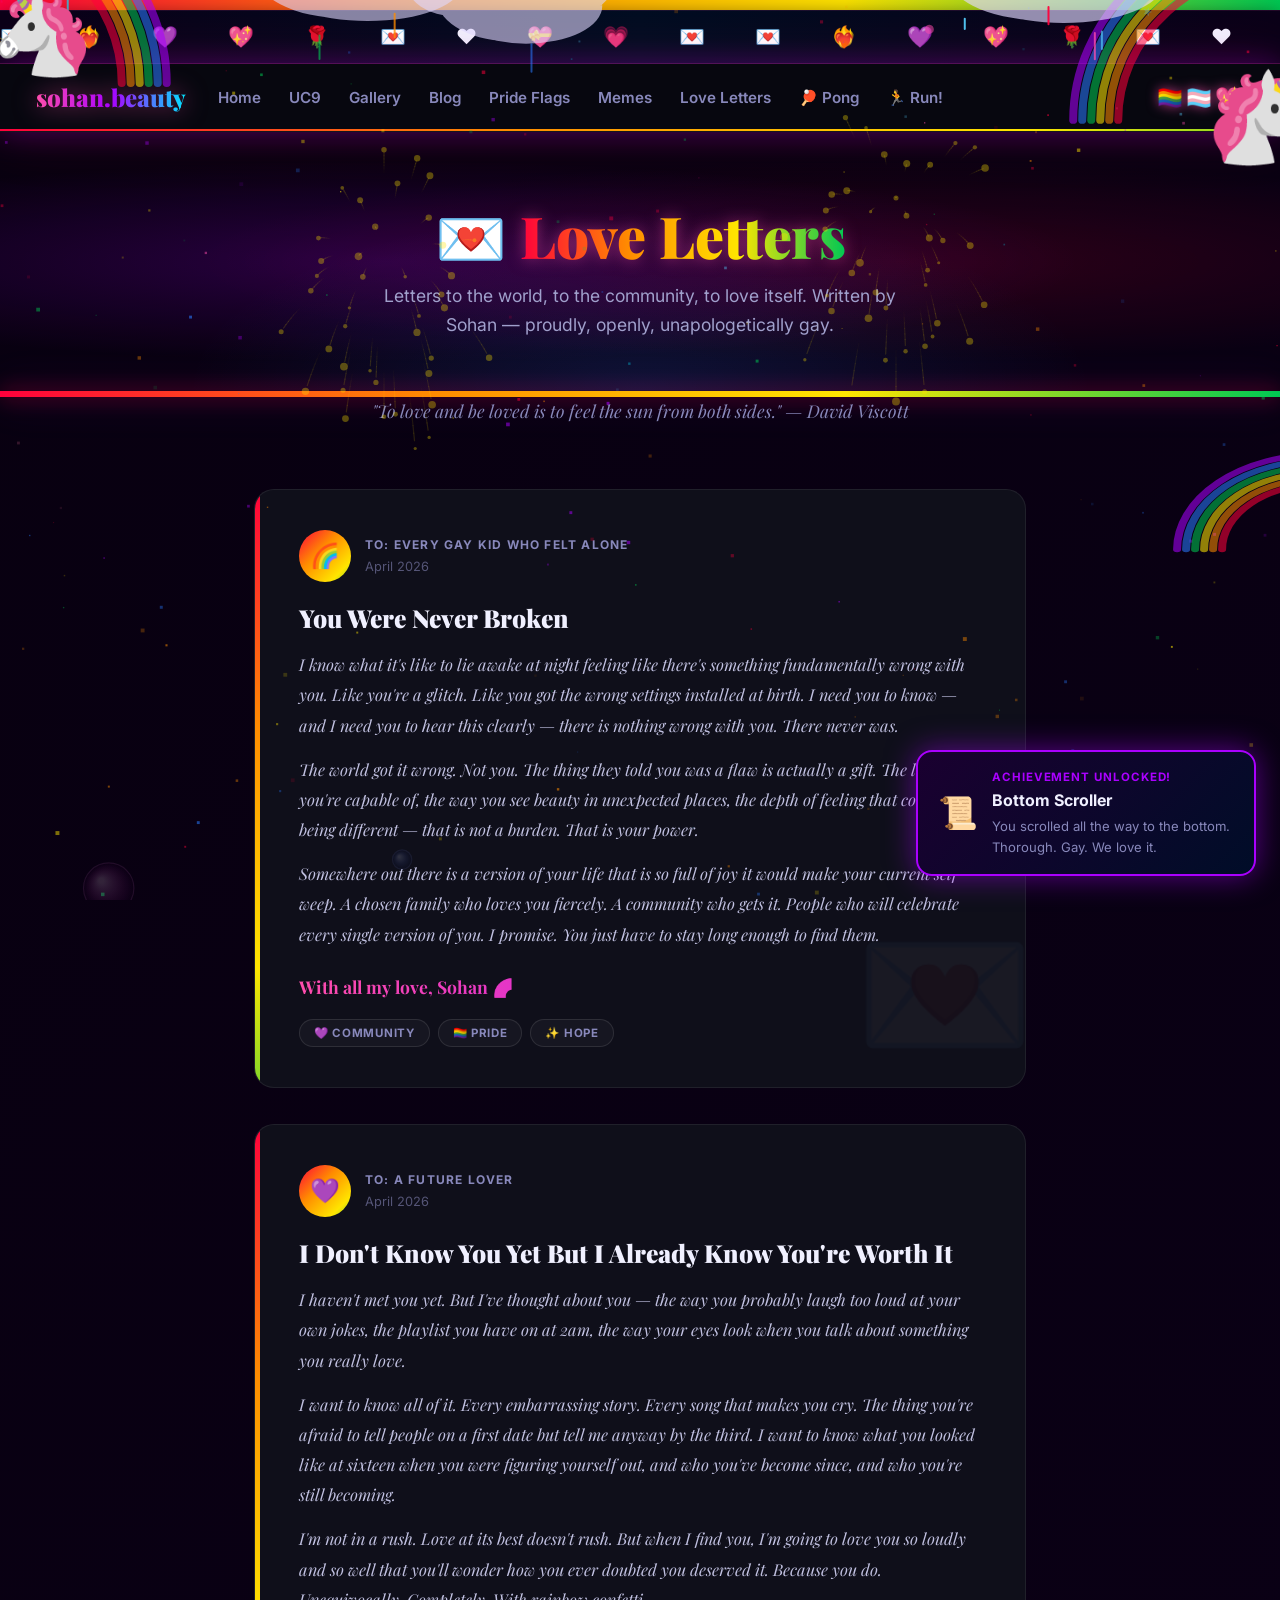
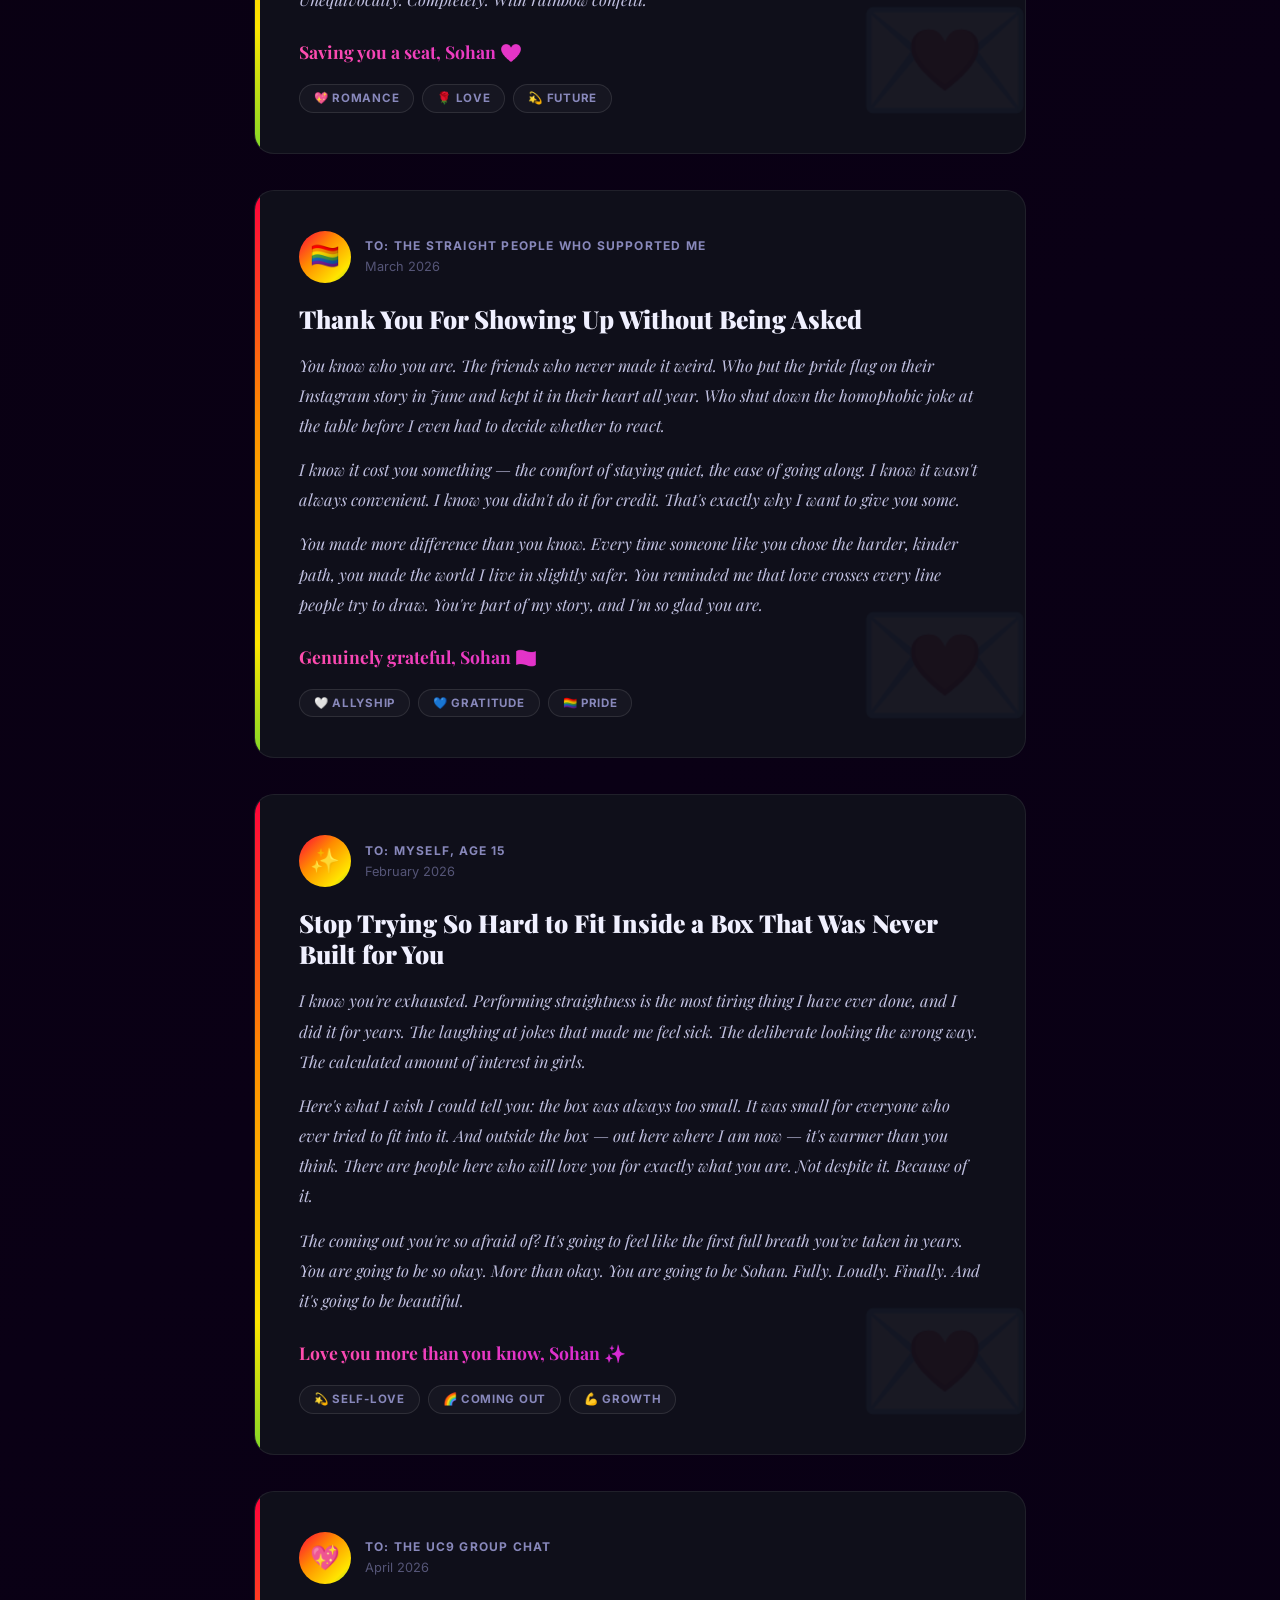
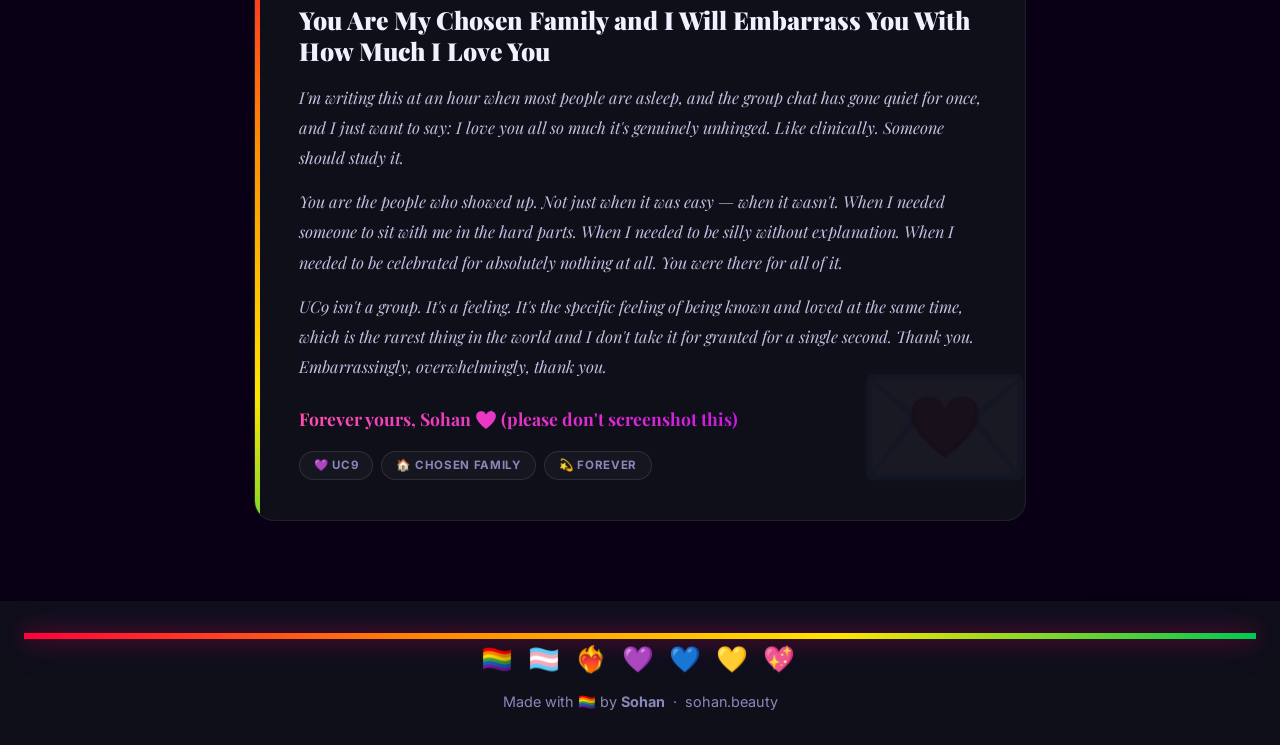
<file: loveletters.html>
<!DOCTYPE html>
<html lang="en">
<head>
  <meta charset="UTF-8" />
  <meta name="viewport" content="width=device-width, initial-scale=1.0" />
  <title>Love Letters — sohan.beauty</title>
  <link rel="stylesheet" href="style.css" />
  <link rel="stylesheet" href="effects.css" />
  <link rel="preconnect" href="https://fonts.googleapis.com" />
  <link rel="preconnect" href="https://fonts.gstatic.com" crossorigin />
  <link href="https://fonts.googleapis.com/css2?family=Playfair+Display:ital,wght@0,700;0,900;1,700&family=Inter:wght@400;500;600;700&display=swap" rel="stylesheet" />
  <style>
    .letters-grid {
      max-width: 820px;
      margin: 0 auto;
      padding: 48px 24px 80px;
      display: flex;
      flex-direction: column;
      gap: 36px;
    }
    .letter {
      background: var(--surface);
      border-radius: 20px;
      border: 1px solid rgba(255,255,255,0.07);
      padding: 40px 44px;
      position: relative;
      overflow: hidden;
      transition: transform .3s, box-shadow .3s;
    }
    .letter:hover {
      transform: translateY(-4px);
      box-shadow: 0 16px 50px rgba(0,0,0,.4), 0 0 40px rgba(170,0,255,.12);
    }
    /* Animated rainbow left bar */
    .letter::before {
      content:'';position:absolute;left:0;top:0;bottom:0;width:5px;
      background:linear-gradient(180deg,#FF003C,#FF8C00,#FFE500,#00C853,#2979FF,#AA00FF);
      background-size:100% 200%;animation:border-slide 2s linear infinite;
    }
    @keyframes border-slide{to{background-position:0 100%}}
    /* Watermark heart */
    .letter::after {
      content:'💌';font-size:9rem;
      position:absolute;right:-10px;bottom:-20px;
      opacity:0.04;pointer-events:none;user-select:none;
    }

    .letter-header {
      display:flex;align-items:center;gap:14px;margin-bottom:20px;
    }
    .letter-seal {
      width:52px;height:52px;border-radius:50%;
      background:linear-gradient(135deg,#FF003C,#FF8C00,#FFE500,#00C853,#2979FF,#AA00FF);
      background-size:200% 200%;animation:seal-spin 4s ease infinite;
      display:flex;align-items:center;justify-content:center;
      font-size:1.5rem;flex-shrink:0;
    }
    @keyframes seal-spin{0%,100%{background-position:0% 50%}50%{background-position:100% 50%}}

    .letter-meta {}
    .letter-to {
      font-size:.75rem;color:var(--muted);text-transform:uppercase;letter-spacing:.1em;font-weight:700;
    }
    .letter-date {
      font-size:.8rem;color:#555577;margin-top:2px;
    }

    .letter h2 {
      font-family:'Playfair Display',serif;font-size:1.55rem;font-weight:900;
      margin-bottom:16px;line-height:1.25;
    }
    .letter p {
      font-family:'Playfair Display',serif;font-style:italic;
      color:#c0c0e0;font-size:1.02rem;line-height:1.85;margin-bottom:14px;
    }
    .letter p:last-of-type { margin-bottom:0; }
    .letter-sign {
      margin-top:24px;
      font-family:'Playfair Display',serif;font-weight:700;font-style:normal;
      font-size:1.1rem;
      background:linear-gradient(90deg,#FF4DAD,#AA00FF,#2979FF);
      background-size:200% auto;
      -webkit-background-clip:text;-webkit-text-fill-color:transparent;background-clip:text;
      animation:shimmer 3s linear infinite;
    }
    @keyframes shimmer{to{background-position:200% center}}

    .letter-tags {
      display:flex;gap:8px;flex-wrap:wrap;margin-top:18px;
    }
    .letter-tag {
      padding:4px 14px;border-radius:20px;font-size:.72rem;font-weight:700;
      text-transform:uppercase;letter-spacing:.06em;
      border:1px solid rgba(255,255,255,0.1);color:#8888bb;
      background:rgba(255,255,255,0.03);
    }

    /* Opening quote */
    .intro-quote {
      text-align:center;padding:0 24px 16px;
      font-family:'Playfair Display',serif;font-style:italic;
      color:var(--muted);font-size:1.1rem;max-width:600px;margin:0 auto;
    }
  </style>
</head>
<body>

  <canvas id="confetti-canvas"></canvas>
  <div class="rainbow-bar"></div>

  <div class="pride-marquee" aria-hidden="true">
    <span class="marquee-inner">
      💌 &nbsp; ❤️‍🔥 &nbsp; 💜 &nbsp; 💖 &nbsp; 🌹 &nbsp; 💌 &nbsp; ❤️ &nbsp; 💝 &nbsp; 💗 &nbsp; 💌 &nbsp;
      💌 &nbsp; ❤️‍🔥 &nbsp; 💜 &nbsp; 💖 &nbsp; 🌹 &nbsp; 💌 &nbsp; ❤️ &nbsp; 💝 &nbsp; 💗 &nbsp; 💌 &nbsp;
      💌 &nbsp; ❤️‍🔥 &nbsp; 💜 &nbsp; 💖 &nbsp; 🌹 &nbsp; 💌 &nbsp; ❤️ &nbsp; 💝 &nbsp; 💗 &nbsp; 💌 &nbsp;
    </span>
  </div>

  <nav class="nav">
    <a href="index.html" class="nav-logo">sohan.beauty</a>
    <ul class="nav-links">
      <li><a href="index.html">Home</a></li>
      <li><a href="uc9.html">UC9</a></li>
      <li><a href="gallery.html">Gallery</a></li>
      <li><a href="blog.html">Blog</a></li>
      <li><a href="flags.html">Pride Flags</a></li>
      <li><a href="memes.html">Memes</a></li>
      <li><a href="loveletters.html">Love Letters</a></li>
      <li><a href="pong.html">🏓 Pong</a></li>
      <li><a href="runawayfromsohan.html">🏃 Run!</a></li>
    </ul>
    <div class="nav-flags">🏳️‍🌈🏳️‍⚧️💖</div>
  </nav>

  <div class="page-header">
    <h1>💌 <span class="gradient-text">Love Letters</span></h1>
    <p>Letters to the world, to the community, to love itself. Written by Sohan — proudly, openly, unapologetically gay.</p>
  </div>

  <div class="rainbow-bar small"></div>

  <p class="intro-quote">"To love and be loved is to feel the sun from both sides." — David Viscott</p>

  <div class="letters-grid">

    <article class="letter">
      <div class="letter-header">
        <div class="letter-seal">🌈</div>
        <div class="letter-meta">
          <div class="letter-to">To: Every Gay Kid Who Felt Alone</div>
          <div class="letter-date">April 2026</div>
        </div>
      </div>
      <h2>You Were Never Broken</h2>
      <p>
        I know what it's like to lie awake at night feeling like there's something fundamentally
        wrong with you. Like you're a glitch. Like you got the wrong settings installed at birth.
        I need you to know — and I need you to hear this clearly — there is nothing wrong with you.
        There never was.
      </p>
      <p>
        The world got it wrong. Not you. The thing they told you was a flaw is actually a gift.
        The love you're capable of, the way you see beauty in unexpected places, the depth of
        feeling that comes with being different — that is not a burden. That is your power.
      </p>
      <p>
        Somewhere out there is a version of your life that is so full of joy it would make
        your current self weep. A chosen family who loves you fiercely. A community who gets it.
        People who will celebrate every single version of you. I promise.
        You just have to stay long enough to find them.
      </p>
      <div class="letter-sign">With all my love, Sohan 🌈</div>
      <div class="letter-tags">
        <span class="letter-tag">💜 Community</span>
        <span class="letter-tag">🏳️‍🌈 Pride</span>
        <span class="letter-tag">✨ Hope</span>
      </div>
    </article>

    <article class="letter">
      <div class="letter-header">
        <div class="letter-seal">💜</div>
        <div class="letter-meta">
          <div class="letter-to">To: A Future Lover</div>
          <div class="letter-date">April 2026</div>
        </div>
      </div>
      <h2>I Don't Know You Yet But I Already Know You're Worth It</h2>
      <p>
        I haven't met you yet. But I've thought about you — the way you probably laugh too loud
        at your own jokes, the playlist you have on at 2am, the way your eyes look when you
        talk about something you really love.
      </p>
      <p>
        I want to know all of it. Every embarrassing story. Every song that makes you cry.
        The thing you're afraid to tell people on a first date but tell me anyway by the third.
        I want to know what you looked like at sixteen when you were figuring yourself out,
        and who you've become since, and who you're still becoming.
      </p>
      <p>
        I'm not in a rush. Love at its best doesn't rush. But when I find you, I'm going to
        love you so loudly and so well that you'll wonder how you ever doubted you deserved it.
        Because you do. Unequivocally. Completely. With rainbow confetti.
      </p>
      <div class="letter-sign">Saving you a seat, Sohan 💜</div>
      <div class="letter-tags">
        <span class="letter-tag">💖 Romance</span>
        <span class="letter-tag">🌹 Love</span>
        <span class="letter-tag">💫 Future</span>
      </div>
    </article>

    <article class="letter">
      <div class="letter-header">
        <div class="letter-seal">🏳️‍🌈</div>
        <div class="letter-meta">
          <div class="letter-to">To: The Straight People Who Supported Me</div>
          <div class="letter-date">March 2026</div>
        </div>
      </div>
      <h2>Thank You For Showing Up Without Being Asked</h2>
      <p>
        You know who you are. The friends who never made it weird. Who put the pride flag on
        their Instagram story in June and kept it in their heart all year. Who shut down the
        homophobic joke at the table before I even had to decide whether to react.
      </p>
      <p>
        I know it cost you something — the comfort of staying quiet, the ease of going along.
        I know it wasn't always convenient. I know you didn't do it for credit. That's exactly
        why I want to give you some.
      </p>
      <p>
        You made more difference than you know. Every time someone like you chose the harder,
        kinder path, you made the world I live in slightly safer. You reminded me that love
        crosses every line people try to draw. You're part of my story, and I'm so glad you are.
      </p>
      <div class="letter-sign">Genuinely grateful, Sohan 🏳️‍🌈</div>
      <div class="letter-tags">
        <span class="letter-tag">🤍 Allyship</span>
        <span class="letter-tag">💙 Gratitude</span>
        <span class="letter-tag">🏳️‍🌈 Pride</span>
      </div>
    </article>

    <article class="letter">
      <div class="letter-header">
        <div class="letter-seal">✨</div>
        <div class="letter-meta">
          <div class="letter-to">To: Myself, Age 15</div>
          <div class="letter-date">February 2026</div>
        </div>
      </div>
      <h2>Stop Trying So Hard to Fit Inside a Box That Was Never Built for You</h2>
      <p>
        I know you're exhausted. Performing straightness is the most tiring thing I have ever
        done, and I did it for years. The laughing at jokes that made me feel sick. The
        deliberate looking the wrong way. The calculated amount of interest in girls.
      </p>
      <p>
        Here's what I wish I could tell you: the box was always too small. It was small for
        everyone who ever tried to fit into it. And outside the box — out here where I am now —
        it's warmer than you think. There are people here who will love you for exactly what
        you are. Not despite it. Because of it.
      </p>
      <p>
        The coming out you're so afraid of? It's going to feel like the first full breath
        you've taken in years. You are going to be so okay. More than okay. You are going to
        be Sohan. Fully. Loudly. Finally. And it's going to be beautiful.
      </p>
      <div class="letter-sign">Love you more than you know, Sohan ✨</div>
      <div class="letter-tags">
        <span class="letter-tag">💫 Self-love</span>
        <span class="letter-tag">🌈 Coming Out</span>
        <span class="letter-tag">💪 Growth</span>
      </div>
    </article>

    <article class="letter">
      <div class="letter-header">
        <div class="letter-seal">💖</div>
        <div class="letter-meta">
          <div class="letter-to">To: The UC9 Group Chat</div>
          <div class="letter-date">April 2026</div>
        </div>
      </div>
      <h2>You Are My Chosen Family and I Will Embarrass You With How Much I Love You</h2>
      <p>
        I'm writing this at an hour when most people are asleep, and the group chat has gone
        quiet for once, and I just want to say: I love you all so much it's genuinely
        unhinged. Like clinically. Someone should study it.
      </p>
      <p>
        You are the people who showed up. Not just when it was easy — when it wasn't.
        When I needed someone to sit with me in the hard parts. When I needed to be silly
        without explanation. When I needed to be celebrated for absolutely nothing at all.
        You were there for all of it.
      </p>
      <p>
        UC9 isn't a group. It's a feeling. It's the specific feeling of being known and loved
        at the same time, which is the rarest thing in the world and I don't take it for
        granted for a single second. Thank you. Embarrassingly, overwhelmingly, thank you.
      </p>
      <div class="letter-sign">Forever yours, Sohan 💖 (please don't screenshot this)</div>
      <div class="letter-tags">
        <span class="letter-tag">💜 UC9</span>
        <span class="letter-tag">🏠 Chosen Family</span>
        <span class="letter-tag">💫 Forever</span>
      </div>
    </article>

  </div>

  <footer class="footer">
    <div class="rainbow-bar small"></div>
    <div class="footer-flags" aria-hidden="true">🏳️‍🌈 🏳️‍⚧️ ❤️‍🔥 💜 💙 💛 💖</div>
    <p>Made with 🏳️‍🌈 by <strong>Sohan</strong> &nbsp;·&nbsp; sohan.beauty</p>
  </footer>

  <script src="pride.js"></script>
  <script src="easter-eggs.js"></script>
</body>
</html>
</file>
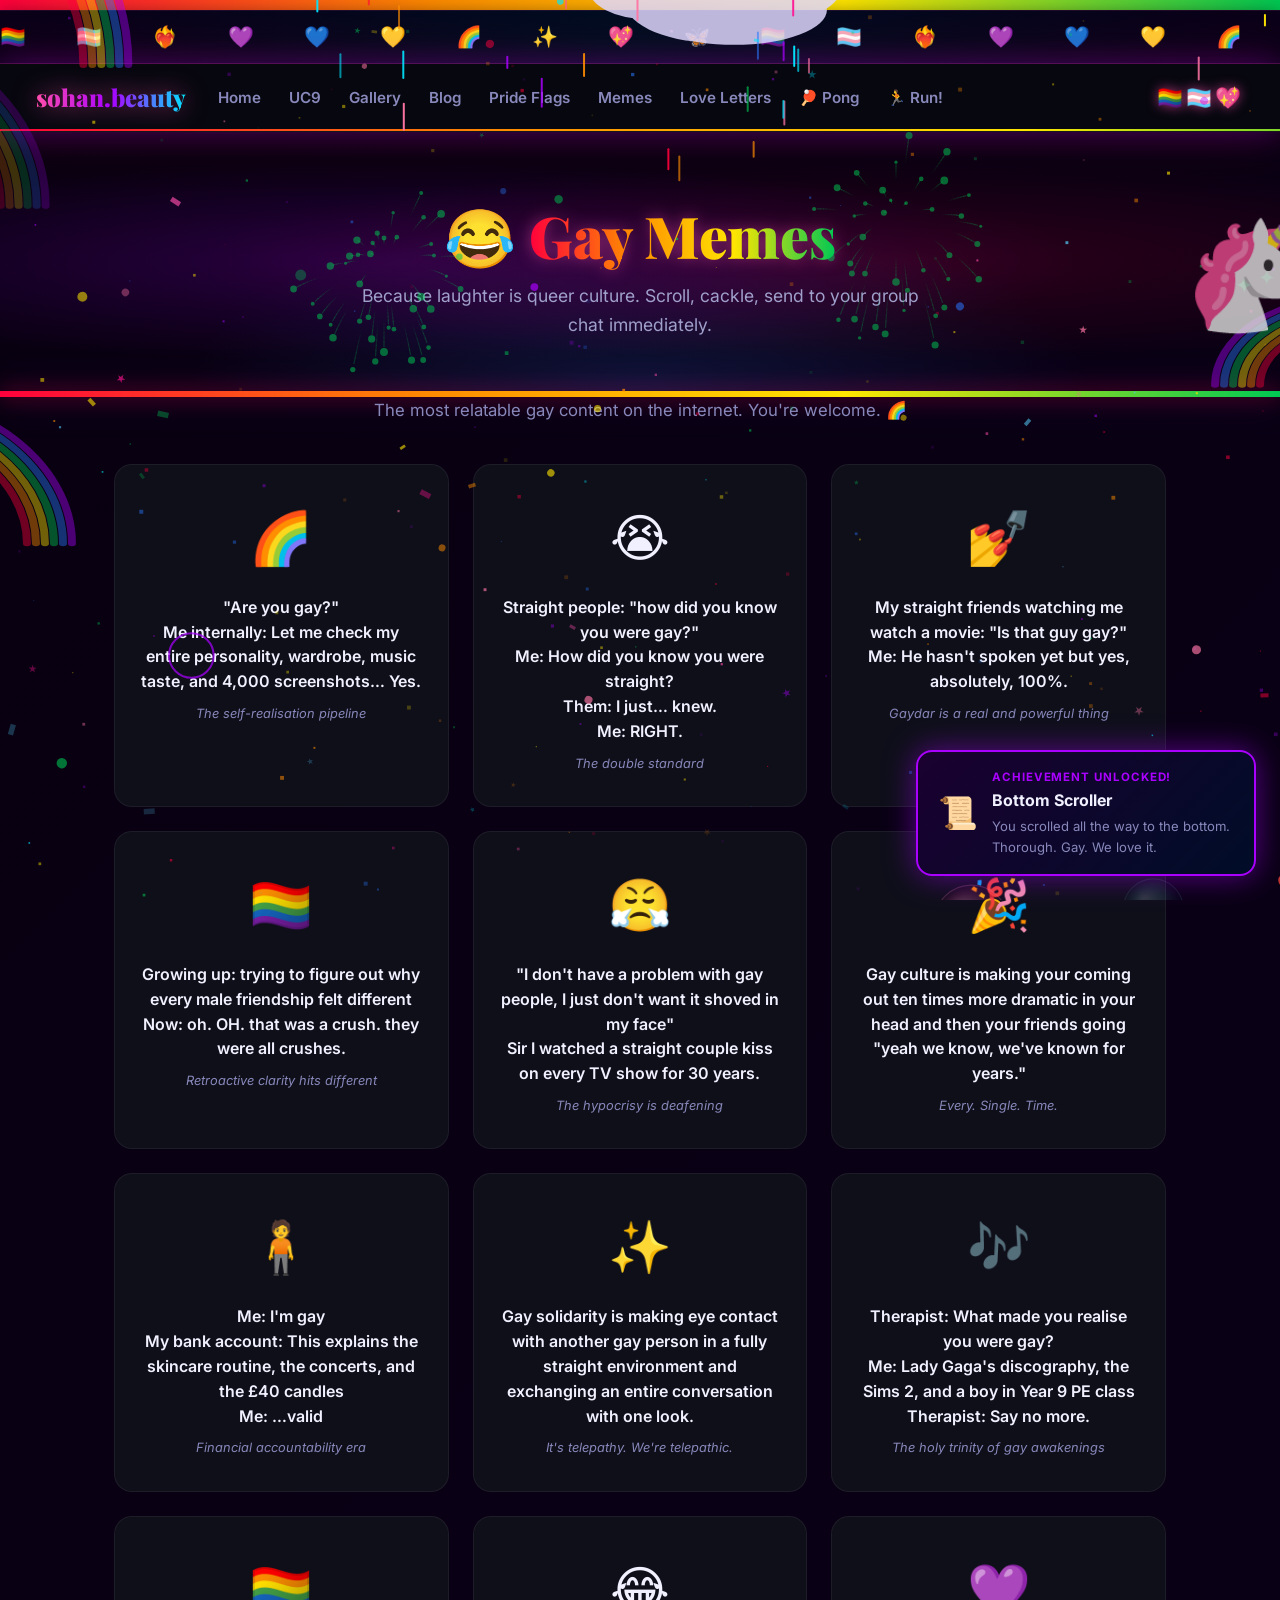
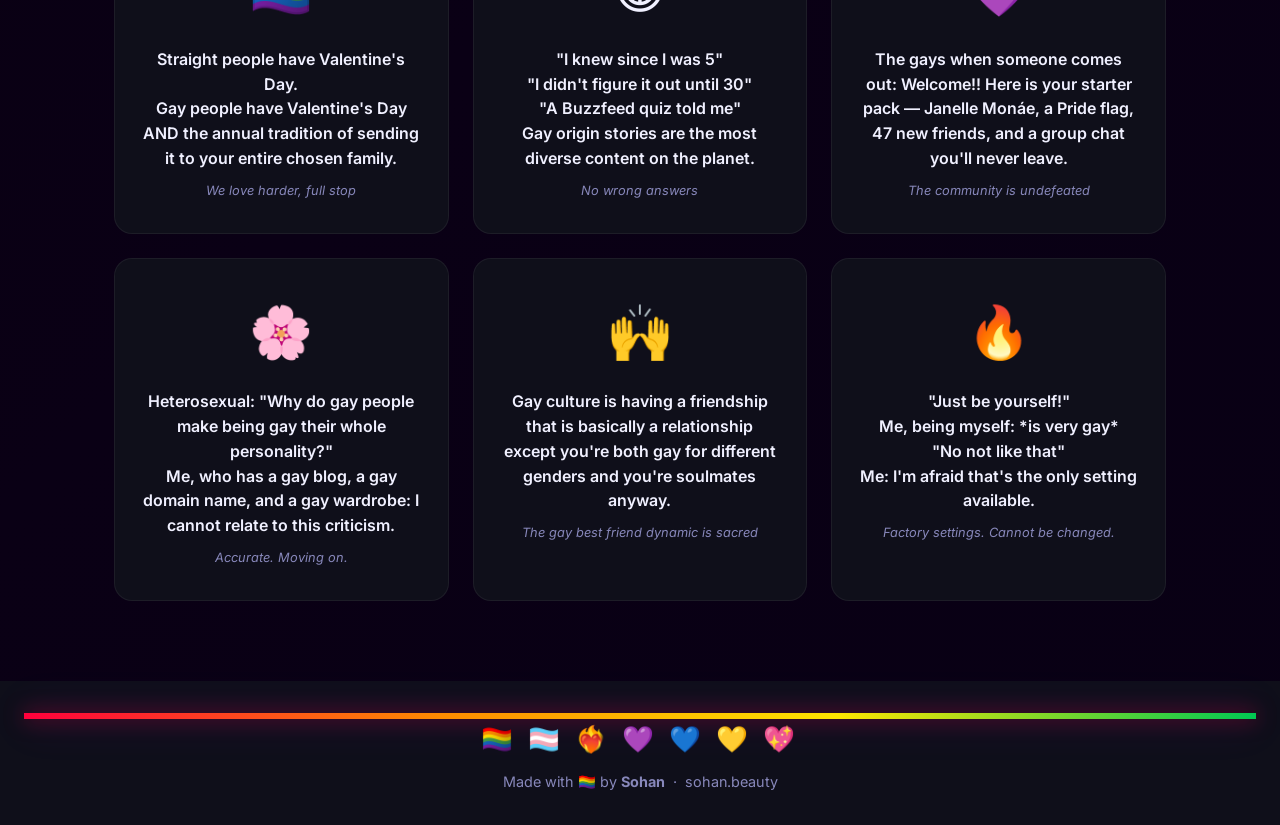
<file: memes.html>
<!DOCTYPE html>
<html lang="en">
<head>
  <meta charset="UTF-8" />
  <meta name="viewport" content="width=device-width, initial-scale=1.0" />
  <title>Gay Memes — sohan.beauty</title>
  <link rel="stylesheet" href="style.css" />
  <link rel="stylesheet" href="effects.css" />
  <link rel="preconnect" href="https://fonts.googleapis.com" />
  <link rel="preconnect" href="https://fonts.gstatic.com" crossorigin />
  <link href="https://fonts.googleapis.com/css2?family=Playfair+Display:wght@700;900&family=Inter:wght@400;500;600;700&display=swap" rel="stylesheet" />
</head>
<body>

  <canvas id="confetti-canvas"></canvas>
  <div class="rainbow-bar"></div>

  <div class="pride-marquee" aria-hidden="true">
    <span class="marquee-inner">
      🏳️‍🌈 &nbsp; 🏳️‍⚧️ &nbsp; ❤️‍🔥 &nbsp; 💜 &nbsp; 💙 &nbsp; 💛 &nbsp; 🌈 &nbsp; ✨ &nbsp; 💖 &nbsp; 🦋 &nbsp;
      🏳️‍🌈 &nbsp; 🏳️‍⚧️ &nbsp; ❤️‍🔥 &nbsp; 💜 &nbsp; 💙 &nbsp; 💛 &nbsp; 🌈 &nbsp; ✨ &nbsp; 💖 &nbsp; 🦋 &nbsp;
      🏳️‍🌈 &nbsp; 🏳️‍⚧️ &nbsp; ❤️‍🔥 &nbsp; 💜 &nbsp; 💙 &nbsp; 💛 &nbsp; 🌈 &nbsp; ✨ &nbsp; 💖 &nbsp; 🦋 &nbsp;
      🏳️‍🌈 &nbsp; 🏳️‍⚧️ &nbsp; ❤️‍🔥 &nbsp; 💜 &nbsp; 💙 &nbsp; 💛 &nbsp; 🌈 &nbsp; ✨ &nbsp; 💖 &nbsp; 🦋 &nbsp;
    </span>
  </div>

  <nav class="nav">
    <a href="index.html" class="nav-logo">sohan.beauty</a>
    <ul class="nav-links">
      <li><a href="index.html">Home</a></li>
      <li><a href="uc9.html">UC9</a></li>
      <li><a href="gallery.html">Gallery</a></li>
      <li><a href="blog.html">Blog</a></li>
      <li><a href="flags.html">Pride Flags</a></li>
      <li><a href="memes.html">Memes</a></li>
      <li><a href="loveletters.html">Love Letters</a></li>
      <li><a href="pong.html">🏓 Pong</a></li>
      <li><a href="runawayfromsohan.html">🏃 Run!</a></li>
    </ul>
    <div class="nav-flags">🏳️‍🌈🏳️‍⚧️💖</div>
  </nav>

  <div class="page-header">
    <h1>😂 <span class="gradient-text">Gay Memes</span></h1>
    <p>Because laughter is queer culture. Scroll, cackle, send to your group chat immediately.</p>
  </div>

  <div class="rainbow-bar small"></div>

  <p class="memes-intro">The most relatable gay content on the internet. You're welcome. 🌈</p>

  <div class="memes-grid">

    <div class="meme-card">
      <span class="meme-emoji">🌈</span>
      <p class="meme-text">"Are you gay?"<br/>Me internally: Let me check my entire personality, wardrobe, music taste, and 4,000 screenshots… Yes.</p>
      <p class="meme-sub">The self-realisation pipeline</p>
    </div>

    <div class="meme-card">
      <span class="meme-emoji">😭</span>
      <p class="meme-text">Straight people: "how did you know you were gay?"<br/>Me: How did you know you were straight?<br/>Them: I just… knew.<br/>Me: RIGHT.</p>
      <p class="meme-sub">The double standard</p>
    </div>

    <div class="meme-card">
      <span class="meme-emoji">💅</span>
      <p class="meme-text">My straight friends watching me watch a movie: "Is that guy gay?"<br/>Me: He hasn't spoken yet but yes, absolutely, 100%.</p>
      <p class="meme-sub">Gaydar is a real and powerful thing</p>
    </div>

    <div class="meme-card">
      <span class="meme-emoji">🏳️‍🌈</span>
      <p class="meme-text">Growing up: trying to figure out why every male friendship felt different<br/>Now: oh. OH. that was a crush. they were all crushes.</p>
      <p class="meme-sub">Retroactive clarity hits different</p>
    </div>

    <div class="meme-card">
      <span class="meme-emoji">😤</span>
      <p class="meme-text">"I don't have a problem with gay people, I just don't want it shoved in my face"<br/>Sir I watched a straight couple kiss on every TV show for 30 years.</p>
      <p class="meme-sub">The hypocrisy is deafening</p>
    </div>

    <div class="meme-card">
      <span class="meme-emoji">🎉</span>
      <p class="meme-text">Gay culture is making your coming out ten times more dramatic in your head and then your friends going "yeah we know, we've known for years."</p>
      <p class="meme-sub">Every. Single. Time.</p>
    </div>

    <div class="meme-card">
      <span class="meme-emoji">🧍</span>
      <p class="meme-text">Me: I'm gay<br/>My bank account: This explains the skincare routine, the concerts, and the £40 candles<br/>Me: …valid</p>
      <p class="meme-sub">Financial accountability era</p>
    </div>

    <div class="meme-card">
      <span class="meme-emoji">✨</span>
      <p class="meme-text">Gay solidarity is making eye contact with another gay person in a fully straight environment and exchanging an entire conversation with one look.</p>
      <p class="meme-sub">It's telepathy. We're telepathic.</p>
    </div>

    <div class="meme-card">
      <span class="meme-emoji">🎶</span>
      <p class="meme-text">Therapist: What made you realise you were gay?<br/>Me: Lady Gaga's discography, the Sims 2, and a boy in Year 9 PE class<br/>Therapist: Say no more.</p>
      <p class="meme-sub">The holy trinity of gay awakenings</p>
    </div>

    <div class="meme-card">
      <span class="meme-emoji">🏳️‍🌈</span>
      <p class="meme-text">Straight people have Valentine's Day.<br/>Gay people have Valentine's Day AND the annual tradition of sending it to your entire chosen family.</p>
      <p class="meme-sub">We love harder, full stop</p>
    </div>

    <div class="meme-card">
      <span class="meme-emoji">😂</span>
      <p class="meme-text">"I knew since I was 5"<br/>"I didn't figure it out until 30"<br/>"A Buzzfeed quiz told me"<br/>Gay origin stories are the most diverse content on the planet.</p>
      <p class="meme-sub">No wrong answers</p>
    </div>

    <div class="meme-card">
      <span class="meme-emoji">💜</span>
      <p class="meme-text">The gays when someone comes out: Welcome!! Here is your starter pack — Janelle Monáe, a Pride flag, 47 new friends, and a group chat you'll never leave.</p>
      <p class="meme-sub">The community is undefeated</p>
    </div>

    <div class="meme-card">
      <span class="meme-emoji">🌸</span>
      <p class="meme-text">Heterosexual: "Why do gay people make being gay their whole personality?"<br/>Me, who has a gay blog, a gay domain name, and a gay wardrobe: I cannot relate to this criticism.</p>
      <p class="meme-sub">Accurate. Moving on.</p>
    </div>

    <div class="meme-card">
      <span class="meme-emoji">🙌</span>
      <p class="meme-text">Gay culture is having a friendship that is basically a relationship except you're both gay for different genders and you're soulmates anyway.</p>
      <p class="meme-sub">The gay best friend dynamic is sacred</p>
    </div>

    <div class="meme-card">
      <span class="meme-emoji">🔥</span>
      <p class="meme-text">"Just be yourself!"<br/>Me, being myself: *is very gay*<br/>"No not like that"<br/>Me: I'm afraid that's the only setting available.</p>
      <p class="meme-sub">Factory settings. Cannot be changed.</p>
    </div>

  </div>

  <footer class="footer">
    <div class="rainbow-bar small"></div>
    <div class="footer-flags" aria-hidden="true">🏳️‍🌈 🏳️‍⚧️ ❤️‍🔥 💜 💙 💛 💖</div>
    <p>Made with 🏳️‍🌈 by <strong>Sohan</strong> &nbsp;·&nbsp; sohan.beauty</p>
  </footer>

  <script src="pride.js"></script>
  <script src="easter-eggs.js"></script>
</body>
</html>
</file>
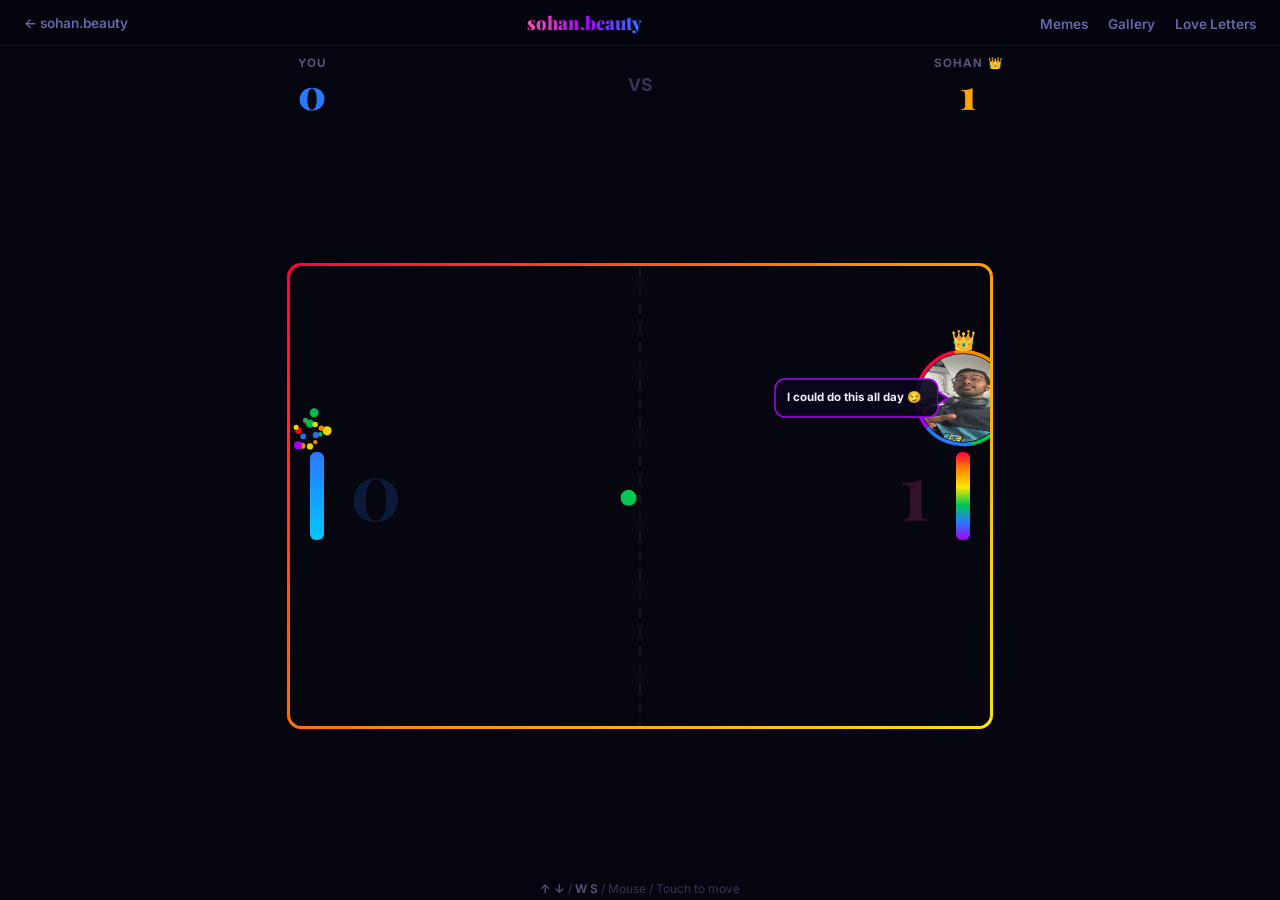
<file: pong.html>
<!DOCTYPE html>
<html lang="en">
<head>
  <meta charset="UTF-8" />
  <meta name="viewport" content="width=device-width, initial-scale=1.0" />
  <title>Pong vs Sohan — sohan.beauty</title>
  <link rel="preconnect" href="https://fonts.googleapis.com" />
  <link rel="preconnect" href="https://fonts.gstatic.com" crossorigin />
  <link href="https://fonts.googleapis.com/css2?family=Playfair+Display:wght@700;900&family=Inter:wght@400;500;600;700&display=swap" rel="stylesheet" />
  <style>
    *,*::before,*::after{box-sizing:border-box;margin:0;padding:0}
    html,body{height:100%;overflow:hidden}
    body{
      background:#05050f;color:#f0f0ff;
      font-family:'Inter',system-ui,sans-serif;
      display:flex;flex-direction:column;
    }

    /* ── Nav ── */
    .pong-nav{
      display:flex;align-items:center;justify-content:space-between;
      padding:10px 24px;
      background:rgba(5,5,15,0.97);
      border-bottom:1px solid rgba(255,255,255,0.06);
      flex-shrink:0;
    }
    .pong-nav a{color:#6666aa;text-decoration:none;font-size:.85rem;font-weight:600;transition:color .2s}
    .pong-nav a:hover{color:#f0f0ff}
    .pong-logo{
      font-family:'Playfair Display',serif;font-size:1.15rem;font-weight:900;
      background:linear-gradient(90deg,#FF4DAD,#AA00FF,#2979FF);
      -webkit-background-clip:text;-webkit-text-fill-color:transparent;background-clip:text;
    }
    .pong-nav-links{display:flex;gap:20px;list-style:none}

    /* ── Score bar ── */
    .score-bar{
      display:flex;align-items:center;justify-content:center;gap:28px;
      padding:10px 24px 6px;flex-shrink:0;
    }
    .score-side{text-align:center;flex:1}
    .score-label{font-size:.72rem;font-weight:700;text-transform:uppercase;letter-spacing:.1em;color:#555577;margin-bottom:2px}
    .score-num{font-family:'Playfair Display',serif;font-size:2.6rem;font-weight:900;line-height:1}
    .score-you .score-num{color:#2979FF}
    .score-sohan .score-num{
      background:linear-gradient(90deg,#FF003C,#FF8C00,#FFE500,#00C853,#2979FF,#AA00FF);
      background-size:200% auto;-webkit-background-clip:text;-webkit-text-fill-color:transparent;
      background-clip:text;animation:shimmer 2s linear infinite
    }
    @keyframes shimmer{to{background-position:200% center}}
    .score-vs{color:#333355;font-weight:700;font-size:1.1rem;flex-shrink:0}

    /* ── Game canvas area ── */
    .game-area{
      flex:1;display:flex;align-items:center;justify-content:center;
      padding:8px 16px 12px;overflow:hidden;
    }
    .canvas-wrap{position:relative;display:inline-block}
    .canvas-wrap::before{
      content:'';position:absolute;inset:-3px;border-radius:14px;
      background:linear-gradient(135deg,#FF003C,#FF8C00,#FFE500,#00C853,#2979FF,#AA00FF,#FF4DAD);
      background-size:300% 300%;animation:border-spin 3s linear infinite;z-index:-1;
    }
    @keyframes border-spin{to{background-position:300% 300%}}
    #pong{
      display:block;border-radius:12px;background:#06060f;
      max-width:100%;max-height:100%;
    }

    /* ── Controls hint ── */
    .hint{text-align:center;font-size:.75rem;color:#333355;padding:4px;flex-shrink:0}
    .hint span{color:#555577;font-weight:600}

    /* ── Mobile paddle buttons ── */
    .mobile-paddle{
      display:none;flex-shrink:0;
      padding:8px 16px 12px;gap:12px;
      align-items:center;justify-content:center;
    }
    @media(max-width:800px),(pointer:coarse){.mobile-paddle{display:flex}}
    .paddle-btn{
      flex:1;max-width:160px;height:54px;border-radius:14px;
      background:rgba(255,255,255,0.07);border:1px solid rgba(255,255,255,0.15);
      color:#f0f0ff;font-size:1.6rem;font-weight:700;
      display:flex;align-items:center;justify-content:center;
      cursor:pointer;user-select:none;-webkit-user-select:none;
      touch-action:none;transition:background .1s;
    }
    .paddle-btn:active,.paddle-btn.active{background:rgba(41,121,255,0.35)}

    /* ── End overlay ── */
    #overlay{
      position:fixed;inset:0;background:rgba(0,0,0,0.9);z-index:100;
      display:flex;flex-direction:column;align-items:center;justify-content:center;
      padding:24px;text-align:center;
    }
    #overlay.hidden{display:none}
    .ov-emoji{font-size:4rem;margin-bottom:12px;animation:pop .4s ease}
    @keyframes pop{from{transform:scale(0)}to{transform:scale(1)}}
    .ov-img{
      width:110px;height:110px;border-radius:50%;object-fit:cover;object-position:top;
      margin:12px 0;border:3px solid #AA00FF;
      box-shadow:0 0 30px rgba(170,0,255,.6)
    }
    .ov-title{
      font-family:'Playfair Display',serif;font-size:clamp(1.8rem,4vw,2.8rem);font-weight:900;
      margin-bottom:10px;
      background:linear-gradient(90deg,#FF003C,#FF8C00,#FFE500,#00C853,#2979FF,#AA00FF);
      background-size:200% auto;-webkit-background-clip:text;-webkit-text-fill-color:transparent;
      background-clip:text;animation:shimmer 2s linear infinite
    }
    .ov-sub{font-size:.95rem;color:#9999bb;max-width:380px;line-height:1.6;margin-bottom:20px}
    .ov-btn{
      padding:13px 34px;
      background:linear-gradient(135deg,#FF1493,#AA00FF);
      color:#fff;border:none;border-radius:50px;
      font-size:.95rem;font-weight:700;cursor:pointer;font-family:'Inter',sans-serif;
      transition:transform .2s,box-shadow .2s
    }
    .ov-btn:hover{transform:translateY(-2px);box-shadow:0 8px 28px rgba(255,20,147,.5)}
  </style>
</head>
<body>

  <div id="overlay" class="hidden">
    <div class="ov-emoji" id="ov-emoji">👑</div>
    <img src="assets/sohan2.jpg" class="ov-img" alt="Sohan" />
    <div class="ov-title" id="ov-title">Sohan Wins!</div>
    <p class="ov-sub" id="ov-sub">Of course. Did you really think otherwise? 💅</p>
    <button class="ov-btn" id="ov-btn">Try Again 🏓</button>
  </div>

  <nav class="pong-nav">
    <a href="index.html">← sohan.beauty</a>
    <span class="pong-logo">sohan.beauty</span>
    <ul class="pong-nav-links">
      <li><a href="memes.html">Memes</a></li>
      <li><a href="gallery.html">Gallery</a></li>
      <li><a href="loveletters.html">Love Letters</a></li>
    </ul>
  </nav>

  <div class="score-bar">
    <div class="score-side score-you">
      <div class="score-label">You</div>
      <div class="score-num" id="score-you">0</div>
    </div>
    <div class="score-vs">VS</div>
    <div class="score-side score-sohan">
      <div class="score-label">Sohan 👑</div>
      <div class="score-num" id="score-sohan">0</div>
    </div>
  </div>

  <div class="game-area">
    <div class="canvas-wrap">
      <canvas id="pong"></canvas>
    </div>
  </div>

  <p class="hint"><span>↑ ↓</span> / <span>W S</span> / Mouse / Touch to move</p>
  <div class="mobile-paddle">
    <button class="paddle-btn" id="paddle-up">▲</button>
    <button class="paddle-btn" id="paddle-down">▼</button>
  </div>

<script>
(() => {
  /* ═══════ SETUP ═══════════════════════════════════════════════════════ */
  const canvas = document.getElementById('pong');
  const ctx    = canvas.getContext('2d');
  const W = 700, H = 460;

  function resize() {
    const avW = Math.min(window.innerWidth  - 32, W);
    const avH = Math.min(window.innerHeight - 160, H);
    const sc  = Math.min(avW / W, avH / H);
    canvas.width  = W * sc;
    canvas.height = H * sc;
    canvas.style.width  = canvas.width  + 'px';
    canvas.style.height = canvas.height + 'px';
    canvas._sc = sc;
  }
  resize();
  window.addEventListener('resize', resize);

  const SC = () => canvas._sc || 1;

  /* ═══════ CONSTANTS ══════════════════════════════════════════════════ */
  const PW = 14, PH = 88, BR = 8;
  const PLAYER_X = 20;
  const AI_X     = W - 20 - PW;
  const WIN      = 11;
  const PORTRAIT_R = 44; // radius of Sohan's circular avatar above paddle

  /* ═══════ STATE ══════════════════════════════════════════════════════ */
  let scoreYou = 0, scoreSohan = 0, gameOver = false;

  const player = { y: H/2 - PH/2, flash: 0 };
  const ai     = { y: H/2 - PH/2, flash: 0 };
  const ball   = { x:0, y:0, vx:0, vy:0 };

  function resetBall() {
    ball.x = W/2; ball.y = H/2;
    const spd = 5.8;
    const ang = (Math.random() * .5 - .25);
    // Always serve toward player so AI can immediately demonstrate dominance
    ball.vx = -spd * Math.cos(ang);
    ball.vy = spd * Math.sin(ang);
  }
  resetBall();

  /* ═══════ PERFECT AI — predicts exact Y, never misses ═══════════════ */
  function predictY() {
    let bx = ball.x, by = ball.y, bvx = ball.vx, bvy = ball.vy;
    // Only predict when ball moving toward AI
    if (bvx <= 0) return H/2;
    let steps = 0;
    while (bx < AI_X + PW && steps < 2000) {
      bx += bvx; by += bvy;
      if (by <= BR)    { by = BR;    bvy = Math.abs(bvy); }
      if (by >= H - BR){ by = H-BR;  bvy = -Math.abs(bvy); }
      steps++;
    }
    return by;
  }

  function updateAI() {
    const target = predictY() - PH/2;
    const diff   = target - ai.y;
    // Move fast enough to always intercept — speed 14 is enough for any ball
    const spd = 14;
    ai.y += Math.sign(diff) * Math.min(Math.abs(diff), spd);
    ai.y  = Math.max(0, Math.min(H - PH, ai.y));
  }

  /* ═══════ INPUT ══════════════════════════════════════════════════════ */
  const keys = {};
  const mobileDir = {up:false, down:false};
  window.addEventListener('keydown', e => { keys[e.key] = true; });
  window.addEventListener('keyup',   e => { keys[e.key] = false; });

  canvas.addEventListener('mousemove', e => {
    const r = canvas.getBoundingClientRect();
    player.y = Math.max(0, Math.min(H - PH, (e.clientY - r.top) / SC() - PH/2));
  });
  canvas.addEventListener('touchmove', e => {
    e.preventDefault();
    const r = canvas.getBoundingClientRect();
    player.y = Math.max(0, Math.min(H - PH, (e.touches[0].clientY - r.top) / SC() - PH/2));
  }, {passive:false});

  // Mobile up/down buttons
  function holdPaddle(id, dir) {
    const el = document.getElementById(id);
    if (!el) return;
    const on  = () => { mobileDir[dir] = true;  el.classList.add('active'); };
    const off = () => { mobileDir[dir] = false; el.classList.remove('active'); };
    el.addEventListener('touchstart', e => { e.preventDefault(); on(); },  {passive:false});
    el.addEventListener('touchend',   e => { e.preventDefault(); off(); }, {passive:false});
    el.addEventListener('mousedown',  on);
    el.addEventListener('mouseup',    off);
    el.addEventListener('mouseleave', off);
  }
  holdPaddle('paddle-up',   'up');
  holdPaddle('paddle-down', 'down');

  function handleKeys() {
    if (keys['ArrowUp']   || keys['w'] || keys['W'] || mobileDir.up)   player.y = Math.max(0,    player.y - 6);
    if (keys['ArrowDown'] || keys['s'] || keys['S'] || mobileDir.down) player.y = Math.min(H-PH, player.y + 6);
  }

  /* ═══════ VOICELINES ════════════════════════════════════════════════ */
  const LINES_HIT = [
    "Too slow, babe 💅",
    "Nice try, darling ✨",
    "You'll have to do better than that 🏳️‍🌈",
    "Catch me if you can 😏",
    "The gays don't miss 👑",
    "Flawless. As always. 💖",
    "Did you really just—? 😂",
    "Serving returns AND looks 💜",
    "I'm literally not even trying 💅",
    "Honey, I've dodged harder things 🌈",
  ];
  const LINES_SCORE = [
    "Point to the icon 👑",
    "That's another one for Sohan 🏳️‍🌈",
    "YASSSS 💅✨",
    "Unstoppable. I can't help it. 💖",
    "You're making this too easy, babe 😘",
    "Rainbow power is real 🌈",
    "Gay excellence, documented 📸",
    "UC9 would be proud 💜",
    "I could do this all day 😏",
    "Another point, another serve 👑",
  ];
  const LINES_IDLE = [
    "Are you even trying? 👀",
    "I'm getting bored, babe 💅",
    "Come on, give me a challenge 🌈",
    "My nails look great from up here ✨",
    "The ball is RIGHT THERE 😂",
  ];

  let currentLine = '';
  let lineAlpha   = 0;
  let lineTimer   = 0;
  let idleTime    = 0;

  function showLine(lines) {
    currentLine = lines[Math.floor(Math.random() * lines.length)];
    lineAlpha   = 1;
    lineTimer   = 160; // frames to show
  }

  /* ═══════ PARTICLES ══════════════════════════════════════════════════ */
  const PRIDE = ['#FF003C','#FF8C00','#FFE500','#00C853','#2979FF','#AA00FF','#FF4DAD'];
  let particles = [];
  function burst(x, y) {
    for (let i=0; i<16; i++) {
      const a = (i/16)*Math.PI*2;
      particles.push({x,y,vx:Math.cos(a)*rnd(2,7),vy:Math.sin(a)*rnd(2,7),
        alpha:1,r:rnd(2,5),c:PRIDE[Math.floor(Math.random()*PRIDE.length)]});
    }
  }
  function rnd(a,b){return a+Math.random()*(b-a);}

  /* ═══════ COLLISION ══════════════════════════════════════════════════ */
  function paddleHit(px, py, isAI) {
    if (
      ball.x + BR > px && ball.x - BR < px + PW &&
      ball.y > py      && ball.y < py + PH
    ) {
      ball.vx *= -1.06;
      ball.vx = isAI ? -Math.abs(ball.vx) : Math.abs(ball.vx);
      const rel = (ball.y - (py + PH/2)) / (PH/2);
      ball.vy = rel * 7;
      // Cap speed
      const spd = Math.sqrt(ball.vx*ball.vx + ball.vy*ball.vy);
      if (spd > 18) { ball.vx = ball.vx/spd*18; ball.vy = ball.vy/spd*18; }
      ball.x = isAI ? px - BR - 1 : px + PW + BR + 1;
      if (isAI) { ai.flash = 8; showLine(LINES_HIT); }
      else      { player.flash = 8; }
      return true;
    }
    return false;
  }

  /* ═══════ WIN CHECK ══════════════════════════════════════════════════ */
  const TAUNTS = [
    "Did you really think you had a chance? 💅",
    "Sohan never loses. It's just science. 🌈",
    "11-0. I'm not even sorry. 👑",
    "You played beautifully. (You didn't.) 😘",
    "Rematch? I'll still win. Obviously. ✨",
  ];
  function checkWin() {
    if (scoreSohan >= WIN) {
      gameOver = true;
      setTimeout(() => {
        document.getElementById('ov-emoji').textContent  = '👑';
        document.getElementById('ov-title').textContent  = 'Sohan Wins!';
        document.getElementById('ov-sub').textContent    = TAUNTS[Math.floor(Math.random()*TAUNTS.length)];
        document.getElementById('overlay').classList.remove('hidden');
      }, 500);
    }
  }

  document.getElementById('ov-btn').addEventListener('click', () => {
    gameOver = false; scoreYou = scoreSohan = 0;
    document.getElementById('score-you').textContent   = '0';
    document.getElementById('score-sohan').textContent = '0';
    player.y = ai.y = H/2 - PH/2;
    resetBall();
    document.getElementById('overlay').classList.add('hidden');
  });

  /* ═══════ SOHAN PORTRAIT IMAGE ═══════════════════════════════════════ */
  const portrait = new Image();
  portrait.src = 'assets/sohan.jpg'; // main hero shot above paddle

  /* ═══════ RAINBOW BALL COLOUR ════════════════════════════════════════ */
  let rainbowT = 0;

  /* ═══════ UPDATE ════════════════════════════════════════════════════ */
  function update() {
    if (gameOver) return;
    handleKeys();
    updateAI();

    ball.x += ball.vx;
    ball.y += ball.vy;

    // Wall bounce
    if (ball.y - BR <= 0)   { ball.y = BR+1;   ball.vy = Math.abs(ball.vy); }
    if (ball.y + BR >= H)   { ball.y = H-BR-1; ball.vy = -Math.abs(ball.vy); }

    // Paddle collisions
    paddleHit(PLAYER_X, player.y, false);
    paddleHit(AI_X,     ai.y,     true);

    // Ball exits left — Sohan scores
    if (ball.x < 0) {
      burst(20, ball.y);
      scoreSohan++;
      document.getElementById('score-sohan').textContent = scoreSohan;
      showLine(LINES_SCORE);
      checkWin();
      if (!gameOver) resetBall();
    }

    // Ball exits right — impossible because AI never misses, but safety net
    if (ball.x > W) {
      ball.vx = -Math.abs(ball.vx);
      ball.x = W - BR - 1;
    }

    // Particles
    particles.forEach(p => { p.x+=p.vx;p.y+=p.vy;p.vy+=0.18;p.alpha-=0.025; });
    particles = particles.filter(p => p.alpha > 0);

    // Voiceline timer
    if (lineTimer > 0) {
      lineTimer--;
      if (lineTimer < 30) lineAlpha = lineTimer / 30;
    }

    // Idle voiceline
    idleTime++;
    if (idleTime > 300) { idleTime = 0; showLine(LINES_IDLE); }

    rainbowT = (rainbowT + 0.04) % 1;

    if (player.flash > 0) player.flash--;
    if (ai.flash    > 0) ai.flash--;
  }

  /* ═══════ DRAW ══════════════════════════════════════════════════════ */
  const STRIPE_COLS = ['#FF003C','#FF8C00','#FFE500','#00C853','#2979FF','#AA00FF'];
  const BALL_COLS   = STRIPE_COLS;

  function draw() {
    const sc = SC();
    ctx.save(); ctx.scale(sc, sc);

    // Background
    ctx.fillStyle = '#06060f';
    ctx.fillRect(0, 0, W, H);

    // Centre line
    ctx.setLineDash([10,9]); ctx.strokeStyle='rgba(255,255,255,0.06)'; ctx.lineWidth=2;
    ctx.beginPath(); ctx.moveTo(W/2,0); ctx.lineTo(W/2,H); ctx.stroke(); ctx.setLineDash([]);

    // Particles
    particles.forEach(p => {
      ctx.globalAlpha=p.alpha; ctx.fillStyle=p.c;
      ctx.beginPath(); ctx.arc(p.x,p.y,p.r,0,Math.PI*2); ctx.fill();
    });
    ctx.globalAlpha=1;

    // Rainbow ball
    const bc = BALL_COLS[Math.floor(rainbowT * BALL_COLS.length)];
    ctx.fillStyle = bc;
    ctx.beginPath(); ctx.arc(ball.x, ball.y, BR, 0, Math.PI*2); ctx.fill();

    // Player paddle
    const pg = ctx.createLinearGradient(PLAYER_X, player.y, PLAYER_X, player.y+PH);
    pg.addColorStop(0,'#2979FF'); pg.addColorStop(1,'#00C8FF');
    ctx.fillStyle = player.flash ? '#ffffff' : pg;
    ctx.beginPath(); ctx.roundRect(PLAYER_X, player.y, PW, PH, 6); ctx.fill();

    // ── AI paddle with Sohan's photo ────────────────────────────────── //
    // Photo avatar (circular) centred above right paddle
    const avcx = AI_X + PW/2;          // centre x of paddle
    const avcy = ai.y - PORTRAIT_R - 10; // just above paddle top

    // Draw circular portrait
    if (portrait.complete && portrait.naturalWidth) {
      ctx.save();
      ctx.beginPath();
      ctx.arc(avcx, avcy, PORTRAIT_R, 0, Math.PI*2);
      ctx.clip();
      const imgSize = PORTRAIT_R*2;
      ctx.drawImage(portrait, avcx-PORTRAIT_R, avcy-PORTRAIT_R, imgSize, imgSize);
      ctx.restore();

      // Rainbow ring around portrait
      const ringGrd = ctx.createConicalGradient
        ? null
        : null; // fallback — just stroke with colour
      STRIPE_COLS.forEach((col, idx) => {
        const startA = (idx/STRIPE_COLS.length)*Math.PI*2 + rainbowT*Math.PI*2;
        const endA   = ((idx+1)/STRIPE_COLS.length)*Math.PI*2 + rainbowT*Math.PI*2;
        ctx.strokeStyle = col; ctx.lineWidth = 3.5; ctx.lineCap='round';
        ctx.beginPath(); ctx.arc(avcx, avcy, PORTRAIT_R+2.5, startA, endA); ctx.stroke();
      });
    }

    // Crown above portrait
    ctx.font = '20px serif'; ctx.textAlign='center'; ctx.textBaseline='middle';
    ctx.fillText('👑', avcx, avcy - PORTRAIT_R - 12);

    // AI paddle body (thin strip)
    const ag = ctx.createLinearGradient(AI_X, ai.y, AI_X, ai.y+PH);
    STRIPE_COLS.forEach((c,i) => ag.addColorStop(i/(STRIPE_COLS.length-1),c));
    ctx.fillStyle = ai.flash ? '#ffffff' : ag;
    ctx.beginPath(); ctx.roundRect(AI_X, ai.y, PW, PH, 6); ctx.fill();

    // ── Voiceline speech bubble ──────────────────────────────────────── //
    if (currentLine && lineAlpha > 0 && lineTimer > 0) {
      ctx.save();
      ctx.globalAlpha = lineAlpha;

      const maxW = 220;
      const pad  = 12;
      ctx.font = 'bold 12px Inter, sans-serif';
      // Measure text
      const tw = Math.min(ctx.measureText(currentLine).width + pad*2, maxW);
      const bh = 38;
      const bx = AI_X - tw - 18;
      const by = Math.max(10, avcy - bh/2);

      // Bubble background
      ctx.fillStyle = 'rgba(10,5,25,0.92)';
      ctx.strokeStyle = '#AA00FF';
      ctx.lineWidth = 1.5;
      ctx.beginPath();
      ctx.roundRect(bx, by, tw, bh, 10);
      ctx.fill(); ctx.stroke();

      // Bubble tail (pointing right toward Sohan)
      ctx.fillStyle = 'rgba(10,5,25,0.92)';
      ctx.strokeStyle = '#AA00FF';
      ctx.lineWidth = 1.5;
      ctx.beginPath();
      ctx.moveTo(bx + tw,     by + bh/2 - 6);
      ctx.lineTo(bx + tw + 10, by + bh/2);
      ctx.lineTo(bx + tw,     by + bh/2 + 6);
      ctx.fill(); ctx.stroke();

      // Text (wrap if needed)
      ctx.fillStyle = '#f0f0ff';
      ctx.textAlign = 'left';
      ctx.textBaseline = 'middle';
      ctx.font = 'bold 11.5px Inter, sans-serif';
      // Simple single-line (truncate)
      const display = currentLine.length > 32 ? currentLine.slice(0,31)+'…' : currentLine;
      ctx.fillText(display, bx + pad, by + bh/2);

      ctx.restore();
    }

    // Score reflections (subtle)
    ctx.globalAlpha = 0.18;
    ctx.font = 'bold 80px Playfair Display, serif';
    ctx.textAlign = 'left'; ctx.textBaseline = 'middle'; ctx.fillStyle = '#2979FF';
    ctx.fillText(scoreYou, 60, H/2);
    ctx.textAlign = 'right'; ctx.fillStyle = '#FF4DAD';
    ctx.fillText(scoreSohan, W-60, H/2);
    ctx.globalAlpha = 1;

    ctx.restore();
  }

  /* ═══════ LOOP ══════════════════════════════════════════════════════ */
  function loop() { update(); draw(); requestAnimationFrame(loop); }
  loop();
})();
</script>
</body>
</html>
</file>
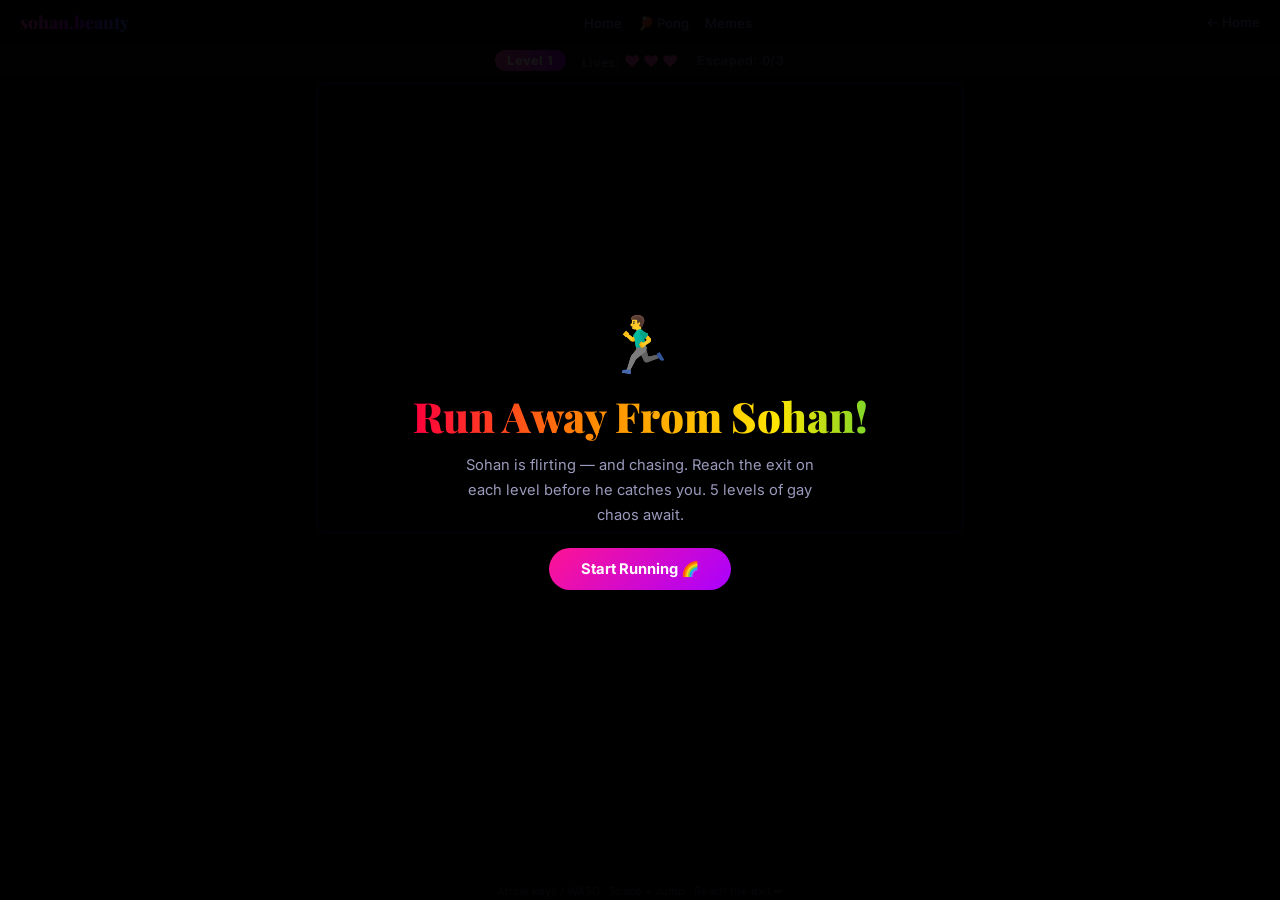
<file: runawayfromsohan.html>
<!DOCTYPE html>
<html lang="en">
<head>
  <meta charset="UTF-8" />
  <meta name="viewport" content="width=device-width, initial-scale=1.0, user-scalable=no" />
  <title>Run Away From Sohan — sohan.beauty</title>
  <link rel="preconnect" href="https://fonts.googleapis.com" />
  <link rel="preconnect" href="https://fonts.gstatic.com" crossorigin />
  <link href="https://fonts.googleapis.com/css2?family=Playfair+Display:wght@700;900&family=Inter:wght@400;500;600;700&display=swap" rel="stylesheet" />
  <style>
    *,*::before,*::after{box-sizing:border-box;margin:0;padding:0}
    html,body{height:100%;overflow:hidden;background:#05050f}
    body{font-family:'Inter',system-ui,sans-serif;color:#f0f0ff;display:flex;flex-direction:column}

    /* NAV */
    .top-nav{
      display:flex;align-items:center;justify-content:space-between;
      padding:10px 20px;background:rgba(5,5,15,0.97);
      border-bottom:1px solid rgba(255,255,255,0.06);flex-shrink:0;
    }
    .top-nav a{color:#6666aa;text-decoration:none;font-size:.82rem;font-weight:600;transition:color .2s}
    .top-nav a:hover{color:#f0f0ff}
    .top-logo{
      font-family:'Playfair Display',serif;font-size:1.1rem;font-weight:900;
      background:linear-gradient(90deg,#FF4DAD,#AA00FF,#2979FF);
      -webkit-background-clip:text;-webkit-text-fill-color:transparent;background-clip:text;
    }
    .top-logo-link{text-decoration:none}
    .nav-links-mini{display:flex;gap:16px;list-style:none}
    @media(max-width:500px){.nav-links-mini{display:none}}

    /* LEVEL BAR */
    .level-bar{
      display:flex;align-items:center;justify-content:center;gap:16px;
      padding:6px 16px;background:#08081a;flex-shrink:0;
      font-size:.78rem;font-weight:700;letter-spacing:.05em;color:#555577;
      border-bottom:1px solid rgba(255,255,255,0.04);
    }
    .level-badge{
      padding:3px 12px;border-radius:20px;background:linear-gradient(90deg,#FF4DAD,#AA00FF);
      color:#fff;font-size:.78rem;font-weight:800;
    }
    .lives{color:#FF4DAD;font-size:1rem;letter-spacing:3px}

    /* GAME WRAP */
    .game-wrap{flex:1;display:flex;flex-direction:column;align-items:center;justify-content:flex-start;overflow:hidden;padding:4px 8px 4px}

    /* CANVAS */
    #gameCanvas{
      display:block;border-radius:10px;
      border:2px solid rgba(170,0,255,0.3);
      touch-action:none;
    }

    /* MOBILE CONTROLS */
    .mobile-controls{
      display:none;
      flex-shrink:0;padding:8px 12px;gap:10px;
      align-items:center;justify-content:space-between;
      width:100%;max-width:460px;
    }
    @media(max-width:800px),(pointer:coarse){.mobile-controls{display:flex}}
    .ctrl-group{display:flex;gap:8px}
    .ctrl-btn{
      width:52px;height:52px;border-radius:12px;
      background:rgba(255,255,255,0.08);border:1px solid rgba(255,255,255,0.15);
      color:#f0f0ff;font-size:1.3rem;font-weight:700;
      display:flex;align-items:center;justify-content:center;
      cursor:pointer;user-select:none;-webkit-user-select:none;
      transition:background .1s;touch-action:none;
    }
    .ctrl-btn:active,.ctrl-btn.pressed{background:rgba(170,0,255,0.35)}
    .ctrl-jump{
      width:64px;height:64px;border-radius:50%;
      background:linear-gradient(135deg,#FF1493,#AA00FF);
      font-size:.8rem;font-weight:800;letter-spacing:.03em;
      border:none;color:#fff;
    }

    /* OVERLAYS */
    .overlay{
      position:fixed;inset:0;background:rgba(0,0,0,0.92);z-index:9999;
      display:flex;flex-direction:column;align-items:center;justify-content:center;
      padding:24px;text-align:center;
    }
    .overlay.hidden{display:none}
    .ov-title{
      font-family:'Playfair Display',serif;font-size:clamp(1.6rem,5vw,2.6rem);font-weight:900;
      margin-bottom:10px;
      background:linear-gradient(90deg,#FF003C,#FF8C00,#FFE500,#00C853,#2979FF,#AA00FF);
      background-size:200% auto;-webkit-background-clip:text;-webkit-text-fill-color:transparent;
      background-clip:text;animation:shimmer 2s linear infinite;
    }
    @keyframes shimmer{to{background-position:200% center}}
    .ov-sub{font-size:.92rem;color:#9999bb;max-width:360px;line-height:1.7;margin-bottom:6px}
    .ov-emoji{font-size:3.5rem;margin-bottom:10px;animation:pop .4s ease}
    @keyframes pop{from{transform:scale(0)}to{transform:scale(1)}}
    .ov-btn{
      margin-top:14px;padding:12px 32px;
      background:linear-gradient(135deg,#FF1493,#AA00FF);
      color:#fff;border:none;border-radius:50px;
      font-size:.92rem;font-weight:700;cursor:pointer;
      font-family:'Inter',sans-serif;transition:transform .2s,box-shadow .2s;
    }
    .ov-btn:hover{transform:translateY(-2px);box-shadow:0 8px 28px rgba(255,20,147,.5)}
    .ov-btn-secondary{
      margin-top:8px;padding:10px 26px;
      background:transparent;border:1px solid rgba(255,255,255,0.2);
      color:#9999bb;border-radius:50px;font-size:.85rem;font-weight:600;
      cursor:pointer;font-family:'Inter',sans-serif;transition:border-color .2s,color .2s;
    }
    .ov-btn-secondary:hover{border-color:#AA00FF;color:#f0f0ff}

    /* ACHIEVEMENTS */
    .achievement-toast{
      position:fixed;bottom:100px;left:50%;transform:translateX(-50%) translateY(60px);
      background:linear-gradient(135deg,#1a0030,#0a0020);
      border:1px solid #AA00FF;border-radius:14px;
      padding:12px 20px;z-index:8888;
      display:flex;align-items:center;gap:10px;
      transition:transform .4s ease,opacity .4s ease;opacity:0;pointer-events:none;
      white-space:nowrap;
    }
    .achievement-toast.show{transform:translateX(-50%) translateY(0);opacity:1}
    .ach-icon{font-size:1.4rem}
    .ach-text{font-size:.82rem;font-weight:700}
    .ach-text strong{display:block;color:#FF4DAD}
    .ach-text span{color:#8888bb;font-size:.75rem}

    .hint-bar{text-align:center;font-size:.7rem;color:#2a2a55;padding:2px;flex-shrink:0}
    .hint-bar span{color:#444466}
  </style>
</head>
<body>

<!-- NAV -->
<nav class="top-nav">
  <a href="index.html" class="top-logo-link"><span class="top-logo">sohan.beauty</span></a>
  <ul class="nav-links-mini">
    <li><a href="index.html">Home</a></li>
    <li><a href="pong.html">🏓 Pong</a></li>
    <li><a href="memes.html">Memes</a></li>
  </ul>
  <a href="index.html">← Home</a>
</nav>

<!-- LEVEL BAR -->
<div class="level-bar">
  <span id="ui-level" class="level-badge">Level 1</span>
  <span>Lives: <span class="lives" id="ui-lives">❤️❤️❤️</span></span>
  <span id="ui-escaped">Escaped: <strong id="ui-esc-count">0</strong>/3</span>
</div>

<!-- GAME -->
<div class="game-wrap">
  <canvas id="gameCanvas"></canvas>
</div>

<!-- MOBILE CONTROLS -->
<div class="mobile-controls">
  <div class="ctrl-group">
    <button class="ctrl-btn" id="btn-left">◀</button>
    <button class="ctrl-btn" id="btn-right">▶</button>
  </div>
  <button class="ctrl-btn ctrl-jump" id="btn-jump">JUMP</button>
</div>

<p class="hint-bar"><span>Arrow keys / WASD</span> · <span>Space = Jump</span> · <span>Reach the exit ➡</span></p>

<!-- ACHIEVEMENT TOAST -->
<div class="achievement-toast" id="ach-toast">
  <span class="ach-icon" id="ach-icon">🏆</span>
  <div class="ach-text">
    <strong id="ach-name">Achievement!</strong>
    <span id="ach-desc">You did it</span>
  </div>
</div>

<!-- START OVERLAY -->
<div class="overlay" id="start-overlay">
  <div class="ov-emoji">🏃‍♂️</div>
  <div class="ov-title">Run Away From Sohan!</div>
  <p class="ov-sub">Sohan is flirting — and chasing. Reach the exit on each level before he catches you. 5 levels of gay chaos await.</p>
  <button class="ov-btn" id="start-btn">Start Running 🌈</button>
</div>

<!-- LEVEL COMPLETE OVERLAY -->
<div class="overlay hidden" id="levelcomplete-overlay">
  <div class="ov-emoji" id="lc-emoji">✨</div>
  <div class="ov-title" id="lc-title">You Escaped!</div>
  <p class="ov-sub" id="lc-sub">Sohan is devastated.</p>
  <button class="ov-btn" id="next-btn">Next Level →</button>
</div>

<!-- GAME OVER OVERLAY -->
<div class="overlay hidden" id="gameover-overlay">
  <div class="ov-emoji">💔</div>
  <div class="ov-title">Sohan Caught You!</div>
  <p class="ov-sub" id="go-sub">You ran out of lives. Sohan is delighted. You are not.</p>
  <button class="ov-btn" id="retry-btn">Try Again 🏃</button>
  <button class="ov-btn-secondary" id="go-home-btn">Back to Home</button>
</div>

<!-- WIN OVERLAY -->
<div class="overlay hidden" id="win-overlay">
  <div class="ov-emoji">🏳️‍🌈</div>
  <div class="ov-title">You Survived All 5 Levels!</div>
  <p class="ov-sub">Sohan is heartbroken. You are free. Temporarily. He'll be back.</p>
  <button class="ov-btn" id="win-restart-btn">Play Again</button>
  <button class="ov-btn-secondary" id="win-home-btn">Back to Home</button>
</div>

<script>
(() => {
'use strict';

/* ── CANVAS SETUP ─────────────────────────────────────────────────────── */
const canvas = document.getElementById('gameCanvas');
const ctx = canvas.getContext('2d');
const GW = 460, GH = 320;

function resize() {
  const mobileCtrlH = window.innerWidth <= 800 ? 80 : 0;
  const avW = Math.min(window.innerWidth - 16, GW * 1.4);
  const avH = Math.min(window.innerHeight - 120 - mobileCtrlH, GH * 1.4);
  const sc = Math.min(avW / GW, avH / GH);
  canvas.width = Math.floor(GW * sc);
  canvas.height = Math.floor(GH * sc);
  canvas._sc = sc;
}
resize();
window.addEventListener('resize', () => { resize(); });
const SC = () => canvas._sc || 1;

/* ── COLOURS ──────────────────────────────────────────────────────────── */
const PRIDE = ['#FF003C','#FF8C00','#FFE500','#00C853','#2979FF','#AA00FF','#FF4DAD'];

/* ── ACHIEVEMENTS ─────────────────────────────────────────────────────── */
const ACHIEVEMENTS = {
  speedrun:   { name:'Speedrun King', desc:'Escape in under 10 seconds', icon:'⚡', earned:false },
  close_call: { name:'Close Call',    desc:'Escape with Sohan right behind you', icon:'😰', earned:false },
  ladder_pro: { name:'Ladder Pro',    desc:'Use 5 ladders in one level', icon:'🪜', earned:false },
  lvl3:       { name:'Halfway There', desc:'Reach Level 3', icon:'🌈', earned:false },
  survivor:   { name:'Survivor',      desc:'Beat the game', icon:'🏆', earned:false },
  untouchable:{ name:'Untouchable',   desc:'Win a level without losing a life', icon:'👑', earned:false },
  pacifist:   { name:'Graceful',      desc:'Clear Level 1 on first try', icon:'✨', earned:false },
};
const EARNED_KEY = 'sohan_run_achievements';
let earnedSet = new Set(JSON.parse(localStorage.getItem(EARNED_KEY) || '[]'));

function saveAchievements() {
  localStorage.setItem(EARNED_KEY, JSON.stringify([...earnedSet]));
}

function unlock(id) {
  if (earnedSet.has(id)) return; // never award twice
  earnedSet.add(id);
  saveAchievements();
  const a = ACHIEVEMENTS[id];
  showToast(a.icon, a.name, a.desc);
}

let toastTimer = null;
function showToast(icon, name, desc) {
  const t = document.getElementById('ach-toast');
  document.getElementById('ach-icon').textContent = icon;
  document.getElementById('ach-name').textContent = name;
  document.getElementById('ach-desc').textContent = desc;
  t.classList.add('show');
  clearTimeout(toastTimer);
  toastTimer = setTimeout(() => t.classList.remove('show'), 3200);
}

/* ── SOHAN TAUNTS ─────────────────────────────────────────────────────── */
const TAUNTS = [
  "Wait up, I just want to talk 💜",
  "You're so cute when you run 😍",
  "Come back! I made you a playlist 🎵",
  "I literally just want to hold hands 🏳️‍🌈",
  "Is this a first date?? 💖",
  "You can't outrun gay magic ✨",
  "I'm catching feelings AND catching you 💅",
  "My cardio is immaculate btw 👑",
  "Wait — is this flirting? This feels like flirting 🌈",
  "Slow down! I just want to be your boyfriend 😘",
  "You're making my heart race 💗",
  "We're SO good together can't you see 😭",
  "I've been chasing you since Level 1 🏃",
  "Babe PLEASE 💜💜💜",
  "You're literally my dream guy/girl/person 🌈",
];

/* ── LEVEL DEFINITIONS ────────────────────────────────────────────────── */
// Platform: {x,y,w,h}
// Ladder: {x,y,h} — x=left edge, y=top, h=height
// Exit: {x,y,w,h}
const LEVELS = [
  { // 1 — gentle intro
    bg: '#080814',
    platforms: [
      {x:0,   y:290, w:460, h:30},  // ground
      {x:60,  y:230, w:100, h:14},
      {x:220, y:190, w:100, h:14},
      {x:340, y:150, w:100, h:14},
    ],
    ladders: [
      {x:100, y:230, h:60},
      {x:280, y:190, h:50},
      {x:400, y:150, h:50},
    ],
    exit: {x:420, y:120, w:30, h:30},
    sohanSpeed: 1.4,
    sohanStartX: 20,
    playerStartX: 30,
    playerStartY: 250,
    escapesNeeded: 1,
    tauntFreq: 200,
  },
  { // 2 — more platforms, faster
    bg: '#08100a',
    platforms: [
      {x:0,   y:290, w:180, h:14},
      {x:220, y:290, w:240, h:14},
      {x:80,  y:240, w:90,  h:14},
      {x:220, y:210, w:90,  h:14},
      {x:350, y:180, w:90,  h:14},
      {x:100, y:160, w:80,  h:14},
      {x:320, y:130, w:110, h:14},
      {x:0,   y:310, w:460, h:10},
    ],
    ladders: [
      {x:110, y:240, h:50},
      {x:280, y:210, h:60},
      {x:390, y:180, h:40},
      {x:140, y:160, h:50},
      {x:370, y:130, h:50},
    ],
    exit: {x:400, y:100, w:30, h:30},
    sohanSpeed: 2.0,
    sohanStartX: 10,
    playerStartX: 30,
    playerStartY: 270,
    escapesNeeded: 2,
    tauntFreq: 160,
  },
  { // 3 — tighter gaps
    bg: '#100808',
    platforms: [
      {x:0,   y:300, w:120, h:14},
      {x:160, y:300, w:300, h:14},
      {x:40,  y:255, w:70,  h:14},
      {x:160, y:240, w:70,  h:14},
      {x:280, y:220, w:70,  h:14},
      {x:380, y:195, w:70,  h:14},
      {x:60,  y:175, w:80,  h:14},
      {x:200, y:160, w:80,  h:14},
      {x:330, y:140, w:100, h:14},
      {x:10,  y:120, w:70,  h:14},
      {x:200, y:100, w:200, h:14},
    ],
    ladders: [
      {x:70,  y:255, h:45},
      {x:200, y:240, h:60},
      {x:310, y:220, h:60},
      {x:410, y:195, h:45},
      {x:100, y:175, h:45},
      {x:240, y:160, h:55},
      {x:370, y:140, h:45},
      {x:40,  y:120, h:50},
      {x:300, y:100, h:60},
    ],
    exit: {x:360, y:70, w:30, h:30},
    sohanSpeed: 2.6,
    sohanStartX: 10,
    playerStartX: 20,
    playerStartY: 270,
    escapesNeeded: 2,
    tauntFreq: 130,
  },
  { // 4 — very fast, complex
    bg: '#0a0a00',
    platforms: [
      {x:0,   y:300, w:90,  h:14},
      {x:140, y:300, w:80,  h:14},
      {x:280, y:300, w:180, h:14},
      {x:50,  y:260, w:60,  h:12},
      {x:160, y:248, w:60,  h:12},
      {x:270, y:236, w:60,  h:12},
      {x:370, y:220, w:80,  h:12},
      {x:30,  y:200, w:70,  h:12},
      {x:160, y:188, w:70,  h:12},
      {x:280, y:172, w:70,  h:12},
      {x:380, y:155, w:70,  h:12},
      {x:50,  y:138, w:80,  h:12},
      {x:200, y:120, w:80,  h:12},
      {x:340, y:105, w:100, h:12},
      {x:80,  y:85,  w:80,  h:12},
      {x:230, y:65,  w:200, h:12},
    ],
    ladders: [
      {x:80,  y:260, h:40},{x:190,y:248,h:52},{x:300,y:236,h:64},{x:400,y:220,h:50},
      {x:60,  y:200, h:60},{x:200,y:188,h:60},{x:310,y:172,h:60},{x:410,y:155,h:50},
      {x:90,  y:138, h:50},{x:240,y:120,h:60},{x:390,y:105,h:60},{x:120,y:85, h:50},
      {x:350, y:65,  h:60},
    ],
    exit: {x:390, y:35, w:30, h:30},
    sohanSpeed: 3.2,
    sohanStartX: 10,
    playerStartX: 20,
    playerStartY: 270,
    escapesNeeded: 3,
    tauntFreq: 100,
  },
  { // 5 — near impossible
    bg: '#060008',
    platforms: [
      {x:0,   y:305, w:70,  h:10},
      {x:110, y:305, w:60,  h:10},
      {x:230, y:305, w:60,  h:10},
      {x:360, y:305, w:100, h:10},
      {x:30,  y:272, w:50,  h:10},
      {x:130, y:260, w:50,  h:10},
      {x:240, y:248, w:50,  h:10},
      {x:350, y:235, w:50,  h:10},
      {x:20,  y:218, w:60,  h:10},
      {x:140, y:206, w:60,  h:10},
      {x:265, y:192, w:60,  h:10},
      {x:380, y:178, w:70,  h:10},
      {x:40,  y:162, w:60,  h:10},
      {x:170, y:148, w:60,  h:10},
      {x:300, y:132, w:60,  h:10},
      {x:400, y:118, w:55,  h:10},
      {x:50,  y:102, w:70,  h:10},
      {x:200, y:85,  w:70,  h:10},
      {x:340, y:68,  w:80,  h:10},
      {x:100, y:50,  w:60,  h:10},
      {x:270, y:35,  w:180, h:10},
    ],
    ladders: [
      {x:55,y:272,h:33},{x:155,y:260,h:45},{x:265,y:248,h:57},{x:375,y:235,h:45},
      {x:40,y:218,h:54},{x:170,y:206,h:54},{x:295,y:192,h:56},{x:415,y:178,h:47},
      {x:70,y:162,h:46},{x:200,y:148,h:44},{x:330,y:132,h:46},{x:430,y:118,h:44},
      {x:90,y:102,h:46},{x:240,y:85, h:57},{x:380,y:68, h:55},{x:130,y:50, h:48},
      {x:380,y:35, h:55},
    ],
    exit: {x:400, y:5, w:30, h:30},
    sohanSpeed: 4.2,
    sohanStartX: 5,
    playerStartX: 15,
    playerStartY: 280,
    escapesNeeded: 3,
    tauntFreq: 70,
  },
];

/* ── GAME STATE ───────────────────────────────────────────────────────── */
let currentLevel = 0;
let lives = 3;
let escapesThisLevel = 0;
let gameRunning = false;
let levelStartTime = 0;
let laddersUsed = 0;
let livesLostThisLevel = 0;
let level1FirstTry = true;

let player = {x:0,y:0,vx:0,vy:0,w:14,h:22,onGround:false,onLadder:false,ladderX:0};
let sohan  = {x:0,y:0,vx:0,vy:0,w:16,h:26,onGround:false,onLadder:false,ladderX:0,
              taunt:'',tauntTimer:0,rainbowT:0,bobT:0,
              targetPlatform:null,climbDir:0};
let caught = false;
let levelComplete = false;

const keys = {};
const mobileKeys = {left:false,right:false,jump:false};

/* ── PORTRAIT ─────────────────────────────────────────────────────────── */
const portrait = new Image();
portrait.src = 'assets/sohan.jpg';
portrait.onerror = () => {};

/* ── HELPERS ──────────────────────────────────────────────────────────── */
function getLevelData() { return LEVELS[currentLevel]; }

function initLevel() {
  const ld = getLevelData();
  caught = false; levelComplete = false;
  escapesThisLevel = 0; laddersUsed = 0; livesLostThisLevel = 0;
  levelStartTime = Date.now();
  sohan.taunt = ''; sohan.tauntTimer = 0;

  player.x = ld.playerStartX;
  player.y = ld.playerStartY;
  player.vx = 0; player.vy = 0;
  player.onGround = false; player.onLadder = false;

  sohan.x = ld.sohanStartX;
  sohan.y = ld.playerStartY;
  sohan.vx = 0; sohan.vy = 0;
  sohan.onGround = false; sohan.onLadder = false;

  updateUI();
}

function updateUI() {
  document.getElementById('ui-level').textContent = `Level ${currentLevel+1}`;
  const hearts = '❤️'.repeat(Math.max(0, lives));
  document.getElementById('ui-lives').textContent = hearts || '💀';
  const ld = getLevelData();
  document.getElementById('ui-esc-count').textContent = `${escapesThisLevel}/${ld.escapesNeeded}`;
}

/* ── PHYSICS ──────────────────────────────────────────────────────────── */
const GRAVITY = 0.55;
const JUMP_VY = -10;
const PLAYER_SPD = 3.2;

function platformsOf(ld) { return ld.platforms; }
function laddersOf(ld)   { return ld.ladders; }

function resolvePlatformY(entity, ld) {
  const plats = platformsOf(ld);
  entity.onGround = false;
  for (const p of plats) {
    const ex = entity.x, ew = entity.w, ey = entity.y, eh = entity.h;
    if (ex + ew > p.x && ex < p.x + p.w) {
      // landing from above
      if (ey + eh > p.y && ey + eh < p.y + p.h + 12 && entity.vy >= 0) {
        entity.y = p.y - eh;
        entity.vy = 0;
        entity.onGround = true;
      }
    }
  }
  // world floor
  if (entity.y + entity.h > GH) {
    entity.y = GH - entity.h;
    entity.vy = 0;
    entity.onGround = true;
  }
  // world left wall
  if (entity.x < 0) entity.x = 0;
  if (entity.x + entity.w > GW) entity.x = GW - entity.w;
}

function getNearbyLadder(entity, ladders) {
  for (const l of ladders) {
    const ec = entity.x + entity.w / 2;
    if (ec > l.x && ec < l.x + 12 && entity.y + entity.h > l.y && entity.y < l.y + l.h) {
      return l;
    }
  }
  return null;
}

/* ── PLAYER UPDATE ────────────────────────────────────────────────────── */
function updatePlayer(ld) {
  const left  = keys['ArrowLeft']  || keys['a'] || keys['A'] || mobileKeys.left;
  const right = keys['ArrowRight'] || keys['d'] || keys['D'] || mobileKeys.right;
  const jump  = keys[' '] || keys['ArrowUp'] || keys['w'] || keys['W'] || mobileKeys.jump;

  const nearLadder = getNearbyLadder(player, laddersOf(ld));

  if (nearLadder && (keys['ArrowUp'] || keys['w'] || keys['W'] || mobileKeys.jump)) {
    if (!player.onLadder) laddersUsed++;
    player.onLadder = true;
    player.ladderX = nearLadder.x - (player.w - 12) / 2;
  }
  if (nearLadder && (keys['ArrowDown'] || keys['s'] || keys['S'])) {
    player.onLadder = true;
    player.ladderX = nearLadder.x - (player.w - 12) / 2;
  }

  if (player.onLadder && nearLadder) {
    player.x = player.ladderX;
    player.vx = 0; player.vy = 0;
    if (keys['ArrowUp']   || keys['w'] || keys['W'] || mobileKeys.jump) player.vy = -2.5;
    if (keys['ArrowDown'] || keys['s'] || keys['S']) player.vy = 2.5;
    if (player.y <= nearLadder.y || player.y + player.h >= nearLadder.y + nearLadder.h + player.h) {
      player.onLadder = false;
    }
  } else {
    player.onLadder = false;
    if (left)  player.vx = -PLAYER_SPD;
    else if (right) player.vx = PLAYER_SPD;
    else player.vx *= 0.75;

    if (jump && player.onGround) player.vy = JUMP_VY;
    player.vy += GRAVITY;
  }

  player.x += player.vx;
  player.y += player.vy;
  resolvePlatformY(player, ld);

  // Track ladder achievement
  if (laddersUsed >= 5) unlock('ladder_pro');
}

/* ── SOHAN AI UPDATE ─────────────────────────────────────────────────── */
function updateSohan(ld) {
  const spd = ld.sohanSpeed;
  sohan.rainbowT = (sohan.rainbowT + 0.03) % 1;
  sohan.bobT += 0.08;

  // horizontal chase
  const dx = player.x - sohan.x;
  if (Math.abs(dx) > 2) sohan.vx = Math.sign(dx) * spd;
  else sohan.vx = 0;

  // ladder logic — if player is above, climb ladders
  const nearLadder = getNearbyLadder(sohan, laddersOf(ld));
  const playerAbove = player.y < sohan.y - 20;

  if (nearLadder && playerAbove) {
    sohan.onLadder = true;
    sohan.ladderX = nearLadder.x - (sohan.w - 12) / 2;
  }

  if (sohan.onLadder && nearLadder) {
    sohan.x = sohan.ladderX;
    sohan.vx = 0; sohan.vy = -spd * 0.9;
    if (sohan.y <= nearLadder.y) sohan.onLadder = false;
  } else {
    sohan.onLadder = false;
    if (!playerAbove && sohan.onGround) {
      // jump toward player if on same platform level
      if (Math.abs(dx) > 30 && sohan.onGround && Math.random() < 0.015) {
        sohan.vy = JUMP_VY * 0.9;
      }
    }
    sohan.vy += GRAVITY;
  }

  sohan.x += sohan.vx;
  sohan.y += sohan.vy;
  resolvePlatformY(sohan, ld);

  // taunt timer
  sohan.tauntTimer--;
  if (sohan.tauntTimer <= 0) {
    sohan.taunt = TAUNTS[Math.floor(Math.random() * TAUNTS.length)];
    sohan.tauntTimer = ld.tauntFreq + Math.floor(Math.random() * 60);
  }
}

/* ── COLLISION CHECK ─────────────────────────────────────────────────── */
function checkCatch() {
  return (
    player.x < sohan.x + sohan.w &&
    player.x + player.w > sohan.x &&
    player.y < sohan.y + sohan.h &&
    player.y + player.h > sohan.y
  );
}

function checkExit(ld) {
  const e = ld.exit;
  return (
    player.x < e.x + e.w &&
    player.x + player.w > e.x &&
    player.y < e.y + e.h &&
    player.y + player.h > e.y
  );
}

/* ── DRAW ─────────────────────────────────────────────────────────────── */
const STICKMAN_COL = '#88aaff';

function drawStickman(cx, by, col, scale = 1) {
  const s = scale;
  ctx.save();
  ctx.strokeStyle = col;
  ctx.lineWidth = 2 * s;
  ctx.lineCap = 'round';
  // head
  ctx.beginPath(); ctx.arc(cx, by - 18*s, 5*s, 0, Math.PI*2); ctx.stroke();
  // body
  ctx.beginPath(); ctx.moveTo(cx, by-13*s); ctx.lineTo(cx, by-4*s); ctx.stroke();
  // legs (walk bob)
  const legPhase = Date.now() * 0.008;
  ctx.beginPath();
  ctx.moveTo(cx, by-4*s);
  ctx.lineTo(cx - 5*s, by + Math.sin(legPhase)*3*s);
  ctx.stroke();
  ctx.beginPath();
  ctx.moveTo(cx, by-4*s);
  ctx.lineTo(cx + 5*s, by - Math.sin(legPhase)*3*s);
  ctx.stroke();
  // arms
  ctx.beginPath();
  ctx.moveTo(cx - 6*s, by-10*s); ctx.lineTo(cx + 6*s, by-8*s); ctx.stroke();
  ctx.restore();
}

function drawSohanChar(ld) {
  const cx = sohan.x + sohan.w / 2;
  const by = sohan.y + sohan.h;
  const sc = SC();

  ctx.save();
  ctx.translate(cx * sc, by * sc);

  // bob
  const bob = Math.sin(sohan.bobT) * 2;
  ctx.translate(0, bob);

  // rainbow aura
  const auR = 22;
  PRIDE.forEach((col, i) => {
    const a0 = (i / PRIDE.length) * Math.PI * 2 + sohan.rainbowT * Math.PI * 2;
    const a1 = ((i + 1) / PRIDE.length) * Math.PI * 2 + sohan.rainbowT * Math.PI * 2;
    ctx.strokeStyle = col; ctx.lineWidth = 2.5;
    ctx.beginPath(); ctx.arc(0, -18, auR, a0, a1); ctx.stroke();
  });

  // photo face or stickman
  if (portrait.complete && portrait.naturalWidth > 0) {
    const r = 10;
    ctx.save();
    ctx.beginPath(); ctx.arc(0, -22, r, 0, Math.PI*2); ctx.clip();
    ctx.drawImage(portrait, -r, -32, r*2, r*2);
    ctx.restore();
  } else {
    ctx.strokeStyle = '#FF4DAD'; ctx.lineWidth = 2;
    ctx.beginPath(); ctx.arc(0, -22, 6, 0, Math.PI*2); ctx.stroke();
  }

  // crown
  ctx.font = `${14}px serif`;
  ctx.textAlign = 'center';
  ctx.fillText('👑', 0, -36);

  // body
  ctx.strokeStyle = '#FF4DAD'; ctx.lineWidth = 2; ctx.lineCap = 'round';
  const legP = Date.now() * 0.01;
  // torso
  ctx.beginPath(); ctx.moveTo(0,-13); ctx.lineTo(0,-2); ctx.stroke();
  // legs
  ctx.beginPath(); ctx.moveTo(0,-2); ctx.lineTo(-6, Math.sin(legP)*4); ctx.stroke();
  ctx.beginPath(); ctx.moveTo(0,-2); ctx.lineTo(6, -Math.sin(legP)*4); ctx.stroke();
  // arms (reaching for player)
  const armDir = player.x > sohan.x ? 1 : -1;
  ctx.beginPath(); ctx.moveTo(0,-9); ctx.lineTo(8*armDir,-5); ctx.stroke();
  ctx.beginPath(); ctx.moveTo(0,-9); ctx.lineTo(-5*armDir,-7); ctx.stroke();

  ctx.restore();

  // speech bubble
  if (sohan.taunt && sohan.tauntTimer > 0) {
    const bubAlpha = Math.min(1, sohan.tauntTimer / 40);
    ctx.save();
    ctx.globalAlpha = bubAlpha;
    const tx = Math.min(GW * sc - 10, Math.max(10, cx * sc));
    const ty = (sohan.y - 40) * sc;
    const maxW = 180;
    ctx.font = `bold ${11}px Inter, sans-serif`;
    let tw = Math.min(ctx.measureText(sohan.taunt).width + 16, maxW);
    const bh = 26;
    const bx = tx - tw / 2;
    const by2 = ty - bh;
    ctx.fillStyle = 'rgba(10,0,25,0.9)';
    ctx.strokeStyle = '#FF4DAD';
    ctx.lineWidth = 1.5;
    ctx.beginPath(); ctx.roundRect(bx, by2, tw, bh, 8); ctx.fill(); ctx.stroke();
    // tail
    ctx.beginPath(); ctx.moveTo(tx - 5, by2 + bh); ctx.lineTo(tx, by2 + bh + 7); ctx.lineTo(tx + 5, by2 + bh); ctx.fill();
    ctx.fillStyle = '#f0f0ff';
    ctx.textAlign = 'center'; ctx.textBaseline = 'middle';
    const disp = sohan.taunt.length > 26 ? sohan.taunt.slice(0,25)+'…' : sohan.taunt;
    ctx.fillText(disp, bx + tw/2, by2 + bh/2);
    ctx.restore();
  }
}

function draw() {
  if (!gameRunning) return;
  const ld = getLevelData();
  const sc = SC();

  ctx.save();
  ctx.scale(sc, sc);

  // Background
  ctx.fillStyle = ld.bg;
  ctx.fillRect(0, 0, GW, GH);

  // Platforms
  ld.platforms.forEach(p => {
    const g = ctx.createLinearGradient(p.x, p.y, p.x, p.y + p.h);
    g.addColorStop(0, '#2a2a4a'); g.addColorStop(1, '#1a1a30');
    ctx.fillStyle = g;
    ctx.fillRect(p.x, p.y, p.w, p.h);
    // rainbow top edge
    const rg = ctx.createLinearGradient(p.x, p.y, p.x + p.w, p.y);
    PRIDE.forEach((c,i) => rg.addColorStop(i/(PRIDE.length-1), c));
    ctx.fillStyle = rg;
    ctx.fillRect(p.x, p.y, p.w, 2);
  });

  // Ladders
  ld.ladders.forEach(l => {
    ctx.strokeStyle = '#AA00FF';
    ctx.lineWidth = 2;
    // sides
    ctx.beginPath(); ctx.moveTo(l.x+2, l.y); ctx.lineTo(l.x+2, l.y+l.h); ctx.stroke();
    ctx.beginPath(); ctx.moveTo(l.x+10, l.y); ctx.lineTo(l.x+10, l.y+l.h); ctx.stroke();
    // rungs
    ctx.strokeStyle = '#6600aa';
    ctx.lineWidth = 1.5;
    for (let ry = l.y+8; ry < l.y+l.h; ry += 12) {
      ctx.beginPath(); ctx.moveTo(l.x+2, ry); ctx.lineTo(l.x+10, ry); ctx.stroke();
    }
  });

  // Exit
  const e = ld.exit;
  const exitPulse = 0.6 + 0.4 * Math.sin(Date.now() * 0.004);
  ctx.save();
  ctx.globalAlpha = exitPulse;
  const eg = ctx.createLinearGradient(e.x, e.y, e.x+e.w, e.y+e.h);
  PRIDE.forEach((c,i) => eg.addColorStop(i/(PRIDE.length-1), c));
  ctx.fillStyle = eg;
  ctx.fillRect(e.x, e.y, e.w, e.h);
  ctx.restore();
  ctx.font = 'bold 11px Inter';
  ctx.fillStyle = '#fff';
  ctx.textAlign = 'center';
  ctx.textBaseline = 'middle';
  ctx.fillText('EXIT', e.x + e.w/2, e.y + e.h/2);

  ctx.restore();

  // Sohan (drawn at canvas scale)
  drawSohanChar(ld);

  ctx.save();
  ctx.scale(sc, sc);

  // Player stickman
  const pcx = player.x + player.w/2;
  const pby = player.y + player.h;
  drawStickman(pcx, pby, STICKMAN_COL, 1);

  ctx.restore();
}

/* ── MAIN LOOP ────────────────────────────────────────────────────────── */
function loop() {
  if (!gameRunning) { requestAnimationFrame(loop); return; }
  const ld = getLevelData();

  if (!caught && !levelComplete) {
    updatePlayer(ld);
    updateSohan(ld);

    // Check caught
    if (checkCatch()) {
      caught = true;
      livesLostThisLevel++;
      lives--;
      if (currentLevel === 0) level1FirstTry = false;
      updateUI();
      setTimeout(() => {
        if (lives <= 0) {
          gameRunning = false;
          showOverlay('gameover-overlay');
        } else {
          initLevel();
        }
      }, 600);
    }

    // Check exit
    if (checkExit(ld)) {
      levelComplete = true;
      escapesThisLevel++;

      // Check achievements
      const elapsed = (Date.now() - levelStartTime) / 1000;
      if (elapsed < 10) unlock('speedrun');
      const dist = Math.hypot(player.x - sohan.x, player.y - sohan.y);
      if (dist < 30) unlock('close_call');
      if (livesLostThisLevel === 0) unlock('untouchable');

      updateUI();

      if (escapesThisLevel >= ld.escapesNeeded) {
        // level done
        setTimeout(() => {
          if (currentLevel === 0 && level1FirstTry) unlock('pacifist');
          if (currentLevel >= 2) unlock('lvl3');
          if (currentLevel >= 4) {
            unlock('survivor');
            showOverlay('win-overlay');
          } else {
            showLevelComplete(currentLevel + 1);
          }
        }, 500);
      } else {
        // need more escapes
        setTimeout(() => {
          levelStartTime = Date.now();
          const ldx = getLevelData();
          player.x = ldx.playerStartX; player.y = ldx.playerStartY;
          player.vx = 0; player.vy = 0;
          sohan.x = ldx.sohanStartX; sohan.y = ldx.playerStartY;
          sohan.vx = 0; sohan.vy = 0;
          caught = false; levelComplete = false;
          livesLostThisLevel = 0;
          updateUI();
        }, 600);
      }
    }
  }

  draw();
  requestAnimationFrame(loop);
}

/* ── OVERLAYS ─────────────────────────────────────────────────────────── */
function showOverlay(id) {
  document.querySelectorAll('.overlay').forEach(o => o.classList.add('hidden'));
  document.getElementById(id).classList.remove('hidden');
}

function showLevelComplete(nextLvl) {
  const msgs = [
    ['✨','You Escaped!','Sohan is catching his breath. For now.'],
    ['🌈','Still Free!','Sohan is updating his playlist to chase you harder.'],
    ['💨','Level 3 Survived!','Sohan: "I\'m not giving up on us." You: 🏃'],
    ['😤','One More Level!','Sohan has hired a personal trainer for this.'],
    ['🏆','FINAL LEVEL!','Level 5 is basically impossible. You\'re warned.'],
  ];
  const m = msgs[Math.min(nextLvl - 1, msgs.length - 1)];
  document.getElementById('lc-emoji').textContent = m[0];
  document.getElementById('lc-title').textContent = m[1];
  document.getElementById('lc-sub').textContent = m[2];
  showOverlay('levelcomplete-overlay');
}

/* ── BUTTON WIRING ────────────────────────────────────────────────────── */
document.getElementById('start-btn').addEventListener('click', () => {
  currentLevel = 0; lives = 3; level1FirstTry = true;
  initLevel();
  gameRunning = true;
  showOverlay(''); // hide all
  document.querySelectorAll('.overlay').forEach(o => o.classList.add('hidden'));
});

document.getElementById('next-btn').addEventListener('click', () => {
  currentLevel++;
  lives = Math.min(3, lives + 1); // refill one life between levels
  initLevel();
  gameRunning = true;
  document.querySelectorAll('.overlay').forEach(o => o.classList.add('hidden'));
});

document.getElementById('retry-btn').addEventListener('click', () => {
  currentLevel = 0; lives = 3; level1FirstTry = true;
  initLevel();
  gameRunning = true;
  document.querySelectorAll('.overlay').forEach(o => o.classList.add('hidden'));
});

document.getElementById('win-restart-btn').addEventListener('click', () => {
  currentLevel = 0; lives = 3; level1FirstTry = true;
  initLevel();
  gameRunning = true;
  document.querySelectorAll('.overlay').forEach(o => o.classList.add('hidden'));
});

document.getElementById('go-home-btn').addEventListener('click', () => {
  window.location.href = 'index.html';
});
document.getElementById('win-home-btn').addEventListener('click', () => {
  window.location.href = 'index.html';
});

/* ── KEYBOARD ─────────────────────────────────────────────────────────── */
window.addEventListener('keydown', e => {
  keys[e.key] = true;
  if ([' ','ArrowUp','ArrowDown','ArrowLeft','ArrowRight'].includes(e.key)) e.preventDefault();
});
window.addEventListener('keyup', e => { keys[e.key] = false; });

/* ── MOBILE BUTTONS ───────────────────────────────────────────────────── */
function holdBtn(id, key) {
  const el = document.getElementById(id);
  const setPressed = (v) => {
    mobileKeys[key] = v;
    if (v) el.classList.add('pressed'); else el.classList.remove('pressed');
  };
  el.addEventListener('touchstart', e => { e.preventDefault(); setPressed(true); }, {passive:false});
  el.addEventListener('touchend',   e => { e.preventDefault(); setPressed(false); }, {passive:false});
  el.addEventListener('mousedown',  () => setPressed(true));
  el.addEventListener('mouseup',    () => setPressed(false));
  el.addEventListener('mouseleave', () => setPressed(false));
}
holdBtn('btn-left',  'left');
holdBtn('btn-right', 'right');
holdBtn('btn-jump',  'jump');

/* ── START LOOP ───────────────────────────────────────────────────────── */
requestAnimationFrame(loop);

})();
</script>
</body>
</html>
</file>
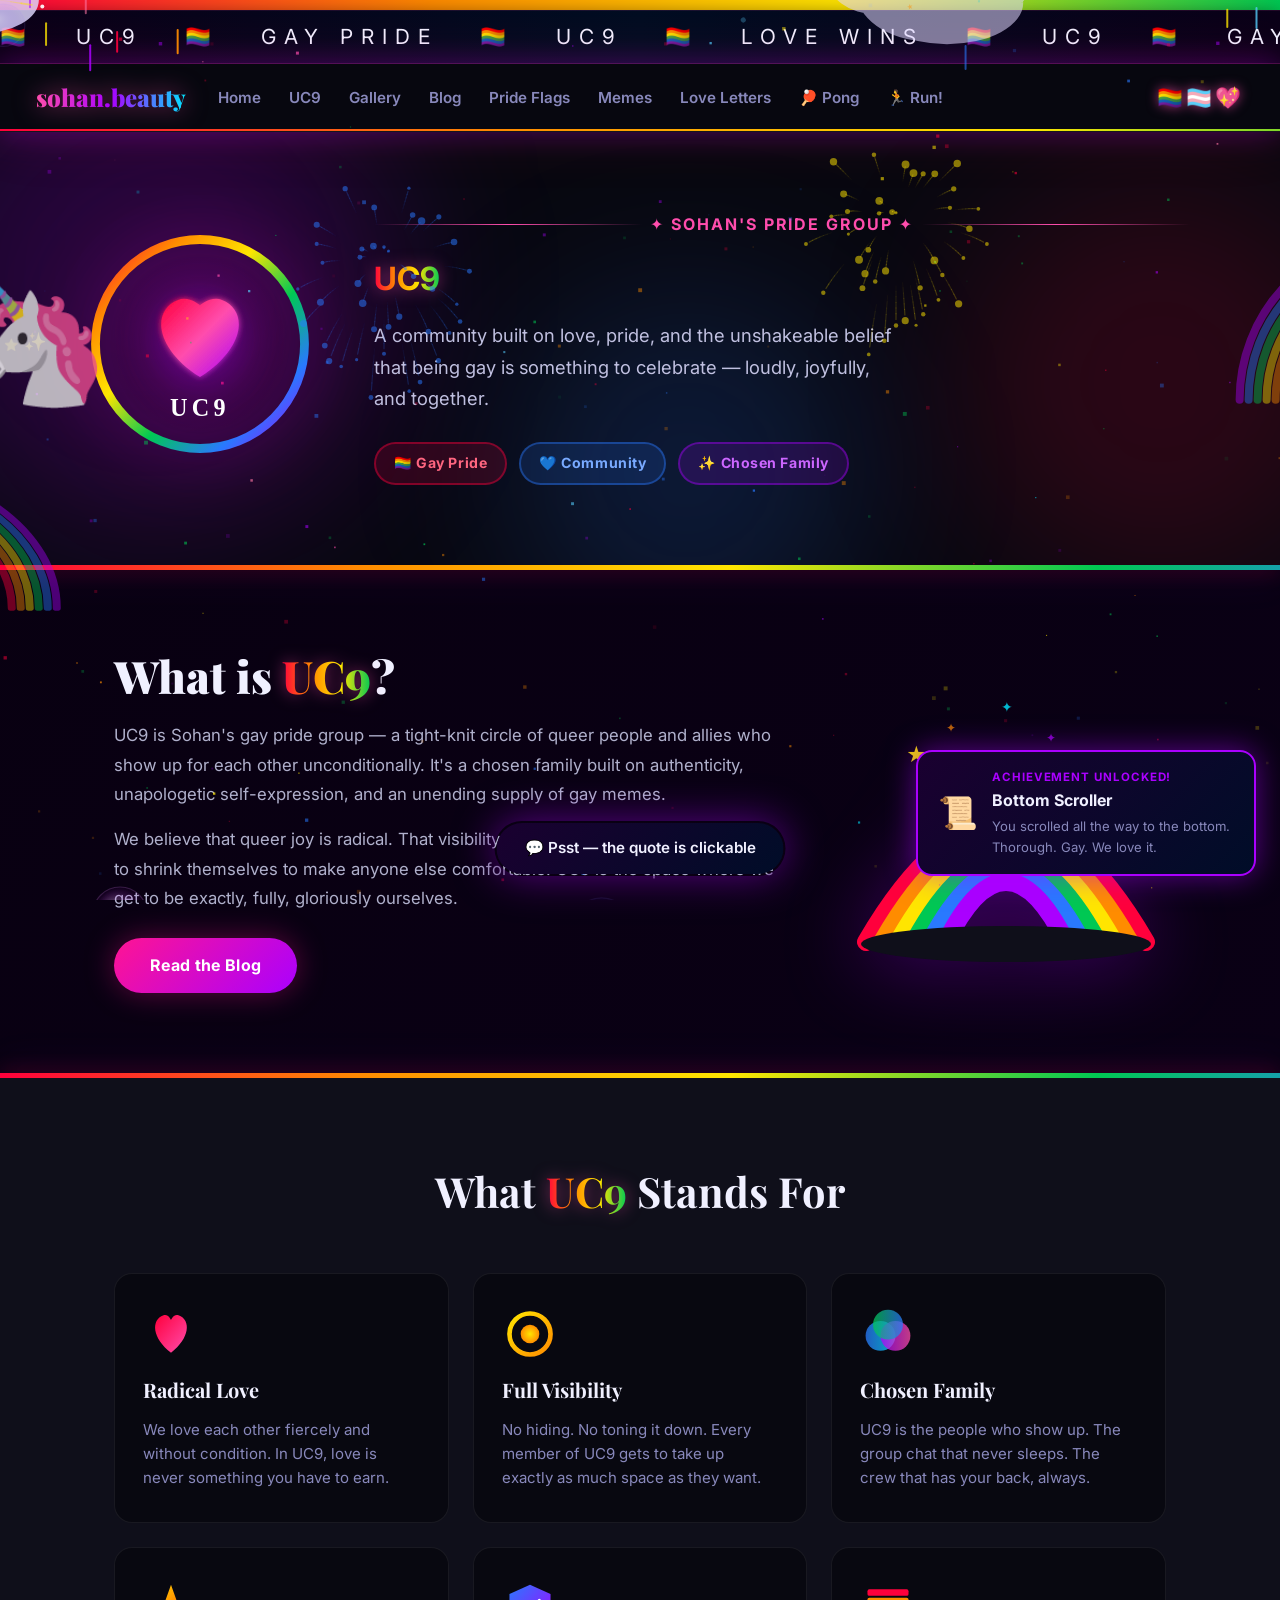
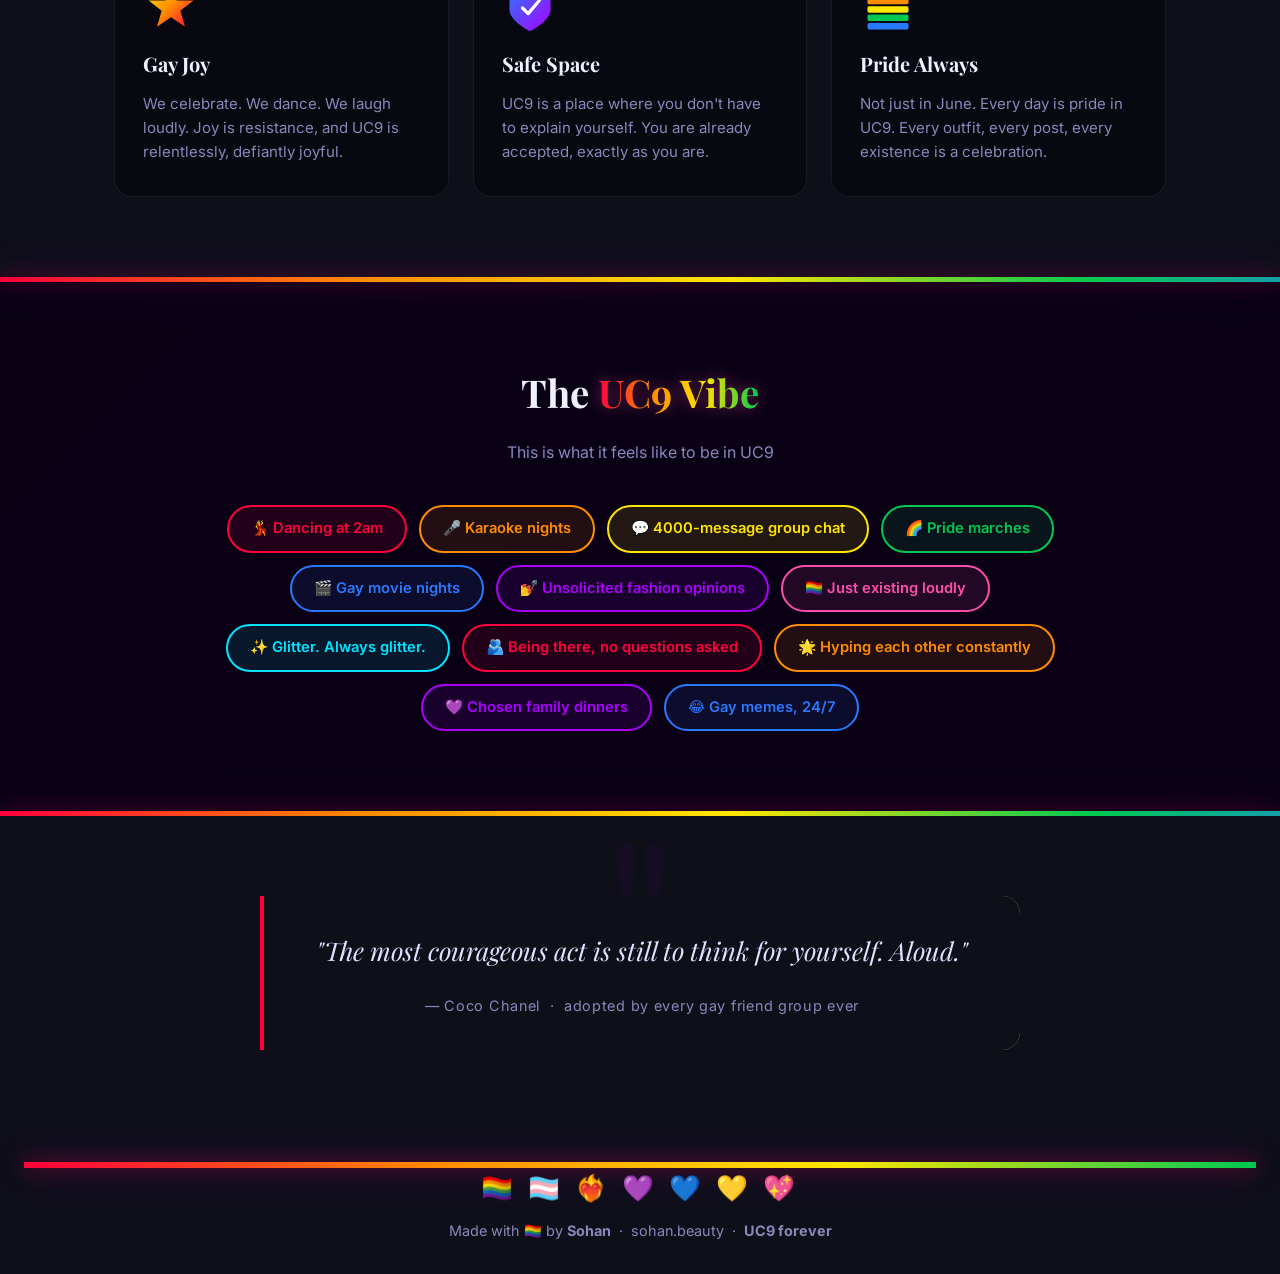
<file: uc9.html>
<!DOCTYPE html>
<html lang="en">
<head>
  <meta charset="UTF-8" />
  <meta name="viewport" content="width=device-width, initial-scale=1.0" />
  <title>UC9 — sohan.beauty</title>
  <link rel="stylesheet" href="style.css" />
  <link rel="stylesheet" href="effects.css" />
  <link rel="stylesheet" href="uc9.css" />
  <link rel="preconnect" href="https://fonts.googleapis.com" />
  <link rel="preconnect" href="https://fonts.gstatic.com" crossorigin />
  <link href="https://fonts.googleapis.com/css2?family=Playfair+Display:wght@700;900&family=Inter:wght@400;500;600;700&display=swap" rel="stylesheet" />
</head>
<body>

  <canvas id="confetti-canvas"></canvas>
  <div class="rainbow-bar"></div>

  <div class="pride-marquee" aria-hidden="true">
    <span class="marquee-inner">
      🏳️‍🌈 &nbsp; UC9 &nbsp; 🏳️‍🌈 &nbsp; GAY PRIDE &nbsp; 🏳️‍🌈 &nbsp; UC9 &nbsp; 🏳️‍🌈 &nbsp; LOVE WINS &nbsp;
      🏳️‍🌈 &nbsp; UC9 &nbsp; 🏳️‍🌈 &nbsp; GAY PRIDE &nbsp; 🏳️‍🌈 &nbsp; UC9 &nbsp; 🏳️‍🌈 &nbsp; LOVE WINS &nbsp;
      🏳️‍🌈 &nbsp; UC9 &nbsp; 🏳️‍🌈 &nbsp; GAY PRIDE &nbsp; 🏳️‍🌈 &nbsp; UC9 &nbsp; 🏳️‍🌈 &nbsp; LOVE WINS &nbsp;
    </span>
  </div>

  <nav class="nav">
    <a href="index.html" class="nav-logo">sohan.beauty</a>
    <ul class="nav-links">
      <li><a href="index.html">Home</a></li>
      <li><a href="uc9.html">UC9</a></li>
      <li><a href="gallery.html">Gallery</a></li>
      <li><a href="blog.html">Blog</a></li>
      <li><a href="flags.html">Pride Flags</a></li>
      <li><a href="memes.html">Memes</a></li>
      <li><a href="loveletters.html">Love Letters</a></li>
      <li><a href="pong.html">🏓 Pong</a></li>
      <li><a href="runawayfromsohan.html">🏃 Run!</a></li>
    </ul>
    <div class="nav-flags">🏳️‍🌈🏳️‍⚧️💖</div>
  </nav>

  <!-- Hero -->
  <header class="uc9-hero">
    <div class="uc9-hero-bg" aria-hidden="true">
      <div class="uc9-orb uc9-orb-1"></div>
      <div class="uc9-orb uc9-orb-2"></div>
      <div class="uc9-orb uc9-orb-3"></div>
    </div>

    <div class="uc9-hero-content">
      <!-- SVG Logo -->
      <div class="uc9-logo-wrap">
        <svg class="uc9-svg-logo" viewBox="0 0 200 200" xmlns="http://www.w3.org/2000/svg" aria-label="UC9 Logo">
          <!-- Outer rainbow ring -->
          <circle cx="100" cy="100" r="95" fill="none" stroke="url(#rainbowStroke)" stroke-width="8"/>
          <!-- Inner glow circle -->
          <circle cx="100" cy="100" r="82" fill="url(#innerGlow)" opacity="0.3"/>
          <!-- Pride heart in centre -->
          <path d="M100 130 C60 105, 55 70, 80 60 C90 56, 100 65, 100 65 C100 65, 110 56, 120 60 C145 70, 140 105, 100 130Z"
                fill="url(#heartGrad)" filter="url(#glow)"/>
          <!-- UC9 text -->
          <text x="100" y="165" text-anchor="middle" font-family="Georgia, serif"
                font-size="22" font-weight="900" fill="white" letter-spacing="4">UC9</text>
          <defs>
            <linearGradient id="rainbowStroke" x1="0%" y1="0%" x2="100%" y2="100%">
              <stop offset="0%"   stop-color="#FF003C"/>
              <stop offset="20%"  stop-color="#FF8C00"/>
              <stop offset="40%"  stop-color="#FFE500"/>
              <stop offset="60%"  stop-color="#00C853"/>
              <stop offset="80%"  stop-color="#2979FF"/>
              <stop offset="100%" stop-color="#AA00FF"/>
            </linearGradient>
            <radialGradient id="innerGlow" cx="50%" cy="50%">
              <stop offset="0%" stop-color="#AA00FF"/>
              <stop offset="100%" stop-color="transparent"/>
            </radialGradient>
            <linearGradient id="heartGrad" x1="0%" y1="0%" x2="100%" y2="100%">
              <stop offset="0%"   stop-color="#FF003C"/>
              <stop offset="50%"  stop-color="#FF4DAD"/>
              <stop offset="100%" stop-color="#AA00FF"/>
            </linearGradient>
            <filter id="glow">
              <feGaussianBlur stdDeviation="3" result="blur"/>
              <feMerge><feMergeNode in="blur"/><feMergeNode in="SourceGraphic"/></feMerge>
            </filter>
          </defs>
        </svg>
      </div>

      <div class="uc9-hero-text">
        <p class="hero-subtitle">✦ Sohan's Pride Group ✦</p>
        <h1><span class="gradient-text">UC9</span></h1>
        <p class="uc9-tagline">
          A community built on love, pride, and the unshakeable belief that being gay
          is something to celebrate — loudly, joyfully, and together.
        </p>
        <div class="uc9-badges">
          <span class="badge badge-red">🏳️‍🌈 Gay Pride</span>
          <span class="badge badge-blue">💙 Community</span>
          <span class="badge badge-violet">✨ Chosen Family</span>
        </div>
      </div>
    </div>
  </header>

  <div class="section-divider"></div>

  <!-- What is UC9 -->
  <section class="uc9-about container">
    <div class="uc9-about-text">
      <h2>What is <span class="gradient-text">UC9</span>?</h2>
      <p>
        UC9 is Sohan's gay pride group — a tight-knit circle of queer people and allies
        who show up for each other unconditionally. It's a chosen family built on
        authenticity, unapologetic self-expression, and an unending supply of gay memes.
      </p>
      <p>
        We believe that queer joy is radical. That visibility matters. That no one should
        have to shrink themselves to make anyone else comfortable. UC9 is the space where
        we get to be exactly, fully, gloriously ourselves.
      </p>
      <a href="blog.html" class="btn-primary" style="margin-top: 8px; display: inline-block;">Read the Blog</a>
    </div>

    <!-- SVG graphic: rainbow arch -->
    <div class="uc9-graphic-wrap">
      <svg viewBox="0 0 320 280" xmlns="http://www.w3.org/2000/svg" class="uc9-arch-svg" aria-hidden="true">
        <!-- Rainbow arch stripes -->
        <path d="M20 260 Q160 20 300 260" fill="none" stroke="#FF003C" stroke-width="18" stroke-linecap="round"/>
        <path d="M36 260 Q160 44 284 260" fill="none" stroke="#FF8C00" stroke-width="18" stroke-linecap="round"/>
        <path d="M52 260 Q160 68 268 260" fill="none" stroke="#FFE500" stroke-width="18" stroke-linecap="round"/>
        <path d="M68 260 Q160 92 252 260" fill="none" stroke="#00C853" stroke-width="18" stroke-linecap="round"/>
        <path d="M84 260 Q160 116 236 260" fill="none" stroke="#2979FF" stroke-width="18" stroke-linecap="round"/>
        <path d="M100 260 Q160 140 220 260" fill="none" stroke="#AA00FF" stroke-width="18" stroke-linecap="round"/>
        <!-- Cloud base -->
        <ellipse cx="160" cy="262" rx="145" ry="18" fill="#0f0f1a"/>
        <!-- Stars -->
        <text x="60"  y="80"  font-size="20" fill="#FFE500" opacity="0.9">★</text>
        <text x="230" y="95"  font-size="16" fill="#FF4DAD" opacity="0.9">★</text>
        <text x="155" y="30"  font-size="14" fill="#00E5FF" opacity="0.8">✦</text>
        <text x="100" y="50"  font-size="12" fill="#FF8C00" opacity="0.7">✦</text>
        <text x="200" y="60"  font-size="12" fill="#AA00FF" opacity="0.7">✦</text>
      </svg>
    </div>
  </section>

  <div class="section-divider"></div>

  <!-- Values -->
  <section class="uc9-values">
    <div class="container">
      <h2 style="text-align:center; font-family:'Playfair Display',serif; font-size: clamp(1.8rem,4vw,2.6rem); margin-bottom: 48px;">
        What <span class="gradient-text">UC9</span> Stands For
      </h2>
      <div class="values-grid">

        <div class="value-card">
          <div class="value-icon">
            <svg viewBox="0 0 60 60" xmlns="http://www.w3.org/2000/svg">
              <path d="M30 50 C10 35, 8 15, 22 10 C27 8, 30 15, 30 15 C30 15, 33 8, 38 10 C52 15, 50 35, 30 50Z"
                    fill="url(#hg1)"/>
              <defs>
                <linearGradient id="hg1" x1="0%" y1="0%" x2="100%" y2="100%">
                  <stop offset="0%" stop-color="#FF003C"/>
                  <stop offset="100%" stop-color="#FF4DAD"/>
                </linearGradient>
              </defs>
            </svg>
          </div>
          <h3>Radical Love</h3>
          <p>We love each other fiercely and without condition. In UC9, love is never something you have to earn.</p>
        </div>

        <div class="value-card">
          <div class="value-icon">
            <svg viewBox="0 0 60 60" xmlns="http://www.w3.org/2000/svg">
              <circle cx="30" cy="30" r="22" fill="none" stroke="url(#sg1)" stroke-width="5"/>
              <circle cx="30" cy="30" r="10" fill="url(#sg2)"/>
              <defs>
                <linearGradient id="sg1" x1="0%" y1="0%" x2="100%" y2="100%">
                  <stop offset="0%" stop-color="#FFE500"/>
                  <stop offset="100%" stop-color="#FF8C00"/>
                </linearGradient>
                <radialGradient id="sg2">
                  <stop offset="0%" stop-color="#FFE500"/>
                  <stop offset="100%" stop-color="#FF8C00"/>
                </radialGradient>
              </defs>
            </svg>
          </div>
          <h3>Full Visibility</h3>
          <p>No hiding. No toning it down. Every member of UC9 gets to take up exactly as much space as they want.</p>
        </div>

        <div class="value-card">
          <div class="value-icon">
            <svg viewBox="0 0 60 60" xmlns="http://www.w3.org/2000/svg">
              <!-- Three overlapping circles = community -->
              <circle cx="22" cy="32" r="16" fill="url(#cg1)" opacity="0.75"/>
              <circle cx="38" cy="32" r="16" fill="url(#cg2)" opacity="0.75"/>
              <circle cx="30" cy="20" r="16" fill="url(#cg3)" opacity="0.75"/>
              <defs>
                <linearGradient id="cg1"><stop stop-color="#2979FF"/><stop offset="1" stop-color="#00E5FF"/></linearGradient>
                <linearGradient id="cg2"><stop stop-color="#AA00FF"/><stop offset="1" stop-color="#FF4DAD"/></linearGradient>
                <linearGradient id="cg3"><stop stop-color="#00C853"/><stop offset="1" stop-color="#2979FF"/></linearGradient>
              </defs>
            </svg>
          </div>
          <h3>Chosen Family</h3>
          <p>UC9 is the people who show up. The group chat that never sleeps. The crew that has your back, always.</p>
        </div>

        <div class="value-card">
          <div class="value-icon">
            <svg viewBox="0 0 60 60" xmlns="http://www.w3.org/2000/svg">
              <!-- Star / celebration -->
              <polygon points="30,5 36,22 54,22 40,33 45,50 30,40 15,50 20,33 6,22 24,22"
                       fill="url(#stg1)"/>
              <defs>
                <linearGradient id="stg1" x1="0%" y1="0%" x2="100%" y2="100%">
                  <stop offset="0%" stop-color="#FFE500"/>
                  <stop offset="50%" stop-color="#FF8C00"/>
                  <stop offset="100%" stop-color="#FF003C"/>
                </linearGradient>
              </defs>
            </svg>
          </div>
          <h3>Gay Joy</h3>
          <p>We celebrate. We dance. We laugh loudly. Joy is resistance, and UC9 is relentlessly, defiantly joyful.</p>
        </div>

        <div class="value-card">
          <div class="value-icon">
            <svg viewBox="0 0 60 60" xmlns="http://www.w3.org/2000/svg">
              <!-- Shield = safety -->
              <path d="M30 5 L52 15 L52 32 C52 44, 30 55, 30 55 C30 55, 8 44, 8 32 L8 15 Z"
                    fill="url(#shg1)"/>
              <path d="M22 30 L28 36 L40 22" stroke="white" stroke-width="3.5"
                    stroke-linecap="round" stroke-linejoin="round" fill="none"/>
              <defs>
                <linearGradient id="shg1" x1="0%" y1="0%" x2="100%" y2="100%">
                  <stop offset="0%" stop-color="#2979FF"/>
                  <stop offset="100%" stop-color="#AA00FF"/>
                </linearGradient>
              </defs>
            </svg>
          </div>
          <h3>Safe Space</h3>
          <p>UC9 is a place where you don't have to explain yourself. You are already accepted, exactly as you are.</p>
        </div>

        <div class="value-card">
          <div class="value-icon">
            <svg viewBox="0 0 60 60" xmlns="http://www.w3.org/2000/svg">
              <!-- Rainbow flag waves -->
              <rect x="8" y="10" width="44" height="7"  rx="2" fill="#FF003C"/>
              <rect x="8" y="19" width="44" height="7"  rx="2" fill="#FF8C00"/>
              <rect x="8" y="28" width="44" height="7"  rx="2" fill="#FFE500"/>
              <rect x="8" y="37" width="44" height="7"  rx="2" fill="#00C853"/>
              <rect x="8" y="46" width="44" height="7"  rx="2" fill="#2979FF"/>
            </svg>
          </div>
          <h3>Pride Always</h3>
          <p>Not just in June. Every day is pride in UC9. Every outfit, every post, every existence is a celebration.</p>
        </div>

      </div>
    </div>
  </section>

  <div class="section-divider"></div>

  <!-- Members / vibe section -->
  <section class="uc9-vibe">
    <div class="container">
      <h2 style="text-align:center; font-family:'Playfair Display',serif; font-size: clamp(1.8rem,4vw,2.4rem); margin-bottom: 16px;">
        The <span class="gradient-text">UC9 Vibe</span>
      </h2>
      <p class="uc9-vibe-sub">This is what it feels like to be in UC9</p>

      <div class="vibe-pills">
        <span class="vibe-pill" style="--c:#FF003C">💃 Dancing at 2am</span>
        <span class="vibe-pill" style="--c:#FF8C00">🎤 Karaoke nights</span>
        <span class="vibe-pill" style="--c:#FFE500">💬 4000-message group chat</span>
        <span class="vibe-pill" style="--c:#00C853">🌈 Pride marches</span>
        <span class="vibe-pill" style="--c:#2979FF">🎬 Gay movie nights</span>
        <span class="vibe-pill" style="--c:#AA00FF">💅 Unsolicited fashion opinions</span>
        <span class="vibe-pill" style="--c:#FF4DAD">🏳️‍🌈 Just existing loudly</span>
        <span class="vibe-pill" style="--c:#00E5FF">✨ Glitter. Always glitter.</span>
        <span class="vibe-pill" style="--c:#FF003C">🫂 Being there, no questions asked</span>
        <span class="vibe-pill" style="--c:#FF8C00">🌟 Hyping each other constantly</span>
        <span class="vibe-pill" style="--c:#AA00FF">💜 Chosen family dinners</span>
        <span class="vibe-pill" style="--c:#2979FF">😂 Gay memes, 24/7</span>
      </div>
    </div>
  </section>

  <div class="section-divider"></div>

  <!-- Quote -->
  <section class="quote-section">
    <blockquote>
      "The most courageous act is still to think for yourself. Aloud."
      <cite>— Coco Chanel &nbsp;·&nbsp; adopted by every gay friend group ever</cite>
    </blockquote>
  </section>

  <footer class="footer">
    <div class="rainbow-bar small"></div>
    <div class="footer-flags" aria-hidden="true">🏳️‍🌈 🏳️‍⚧️ ❤️‍🔥 💜 💙 💛 💖</div>
    <p>Made with 🏳️‍🌈 by <strong>Sohan</strong> &nbsp;·&nbsp; sohan.beauty &nbsp;·&nbsp; <strong>UC9 forever</strong></p>
  </footer>

  <script src="pride.js"></script>
  <script src="easter-eggs.js"></script>
</body>
</html>
</file>
<file: style.css>
/* ─── Reset & Base ─────────────────────────────────────────────────────── */
*, *::before, *::after { box-sizing: border-box; margin: 0; padding: 0; }

:root {
  --red:    #FF003C;
  --orange: #FF8C00;
  --yellow: #FFE500;
  --green:  #00C853;
  --blue:   #2979FF;
  --violet: #AA00FF;
  --pink:   #FF4DAD;
  --hot:    #FF1493;
  --cyan:   #00E5FF;
  --light-blue: #55CDFC;
  --white:  #ffffff;
  --bg:     #080810;
  --surface: #0f0f1a;
  --surface2: #161626;
  --text:   #f0f0ff;
  --muted:  #8888bb;
  --radius: 18px;
  --rainbow: linear-gradient(90deg,
    var(--red), var(--orange), var(--yellow),
    var(--green), var(--blue), var(--violet));
}

html { scroll-behavior: smooth; }

/* Custom rainbow scrollbar */
::-webkit-scrollbar { width: 8px; }
::-webkit-scrollbar-track { background: var(--bg); }
::-webkit-scrollbar-thumb {
  background: linear-gradient(180deg, var(--red), var(--orange), var(--yellow), var(--green), var(--blue), var(--violet));
  border-radius: 4px;
}

body {
  font-family: 'Inter', system-ui, sans-serif;
  background: var(--bg);
  color: var(--text);
  line-height: 1.6;
  overflow-x: hidden;
}

a { color: inherit; text-decoration: none; }
img { display: block; max-width: 100%; }

.container {
  max-width: 1100px;
  margin: 0 auto;
  padding: 0 24px;
}

/* ─── Confetti Canvas ───────────────────────────────────────────────────── */
#confetti-canvas {
  position: fixed;
  top: 0; left: 0;
  width: 100%; height: 100%;
  pointer-events: none;
  z-index: 9999;
}

/* ─── Rainbow Bar (animated) ─────────────────────────────────────────────── */
.rainbow-bar {
  height: 8px;
  background: linear-gradient(
    90deg,
    var(--red) 0%, var(--orange) 17%,
    var(--yellow) 33%, var(--green) 50%,
    var(--blue) 66%, var(--violet) 83%, var(--pink) 100%
  );
  background-size: 200% 100%;
  animation: rainbow-shift 3s linear infinite;
}
.rainbow-bar.small { height: 5px; }
@keyframes rainbow-shift {
  0%   { background-position: 0% 0%; }
  100% { background-position: 200% 0%; }
}

/* ─── Pride Marquee ─────────────────────────────────────────────────────── */
.pride-marquee {
  background: linear-gradient(90deg, #120020, #001030, #120020);
  padding: 10px 0;
  overflow: hidden;
  white-space: nowrap;
  border-bottom: 1px solid #1a1a3a;
}
.marquee-inner {
  display: inline-block;
  animation: marquee-scroll 20s linear infinite;
  font-size: 1.3rem;
  letter-spacing: 8px;
}
@keyframes marquee-scroll {
  from { transform: translateX(0); }
  to   { transform: translateX(-50%); }
}

/* ─── Nav ───────────────────────────────────────────────────────────────── */
.nav {
  display: flex;
  align-items: center;
  gap: 32px;
  padding: 14px 36px;
  background: rgba(8, 8, 16, 0.92);
  backdrop-filter: blur(20px);
  -webkit-backdrop-filter: blur(20px);
  position: sticky;
  top: 0;
  z-index: 200;
  border-bottom: 1px solid rgba(255,255,255,0.06);
  box-shadow: 0 4px 40px rgba(0,0,0,0.5);
}
/* Animated rainbow underline on nav */
.nav::after {
  content: '';
  position: absolute;
  bottom: 0; left: 0; right: 0;
  height: 2px;
  background: var(--rainbow);
  background-size: 200% 100%;
  animation: rainbow-shift 3s linear infinite;
}

.nav-logo {
  font-family: 'Playfair Display', serif;
  font-size: 1.5rem;
  font-weight: 900;
  white-space: nowrap;
  background: linear-gradient(90deg, var(--pink), var(--violet), var(--cyan));
  -webkit-background-clip: text;
  -webkit-text-fill-color: transparent;
  background-clip: text;
}

.nav-links {
  display: flex;
  list-style: none;
  gap: 28px;
  flex: 1;
}
.nav-links a {
  font-size: 0.95rem;
  font-weight: 600;
  color: var(--muted);
  transition: color .2s;
  position: relative;
  padding-bottom: 2px;
}
.nav-links a::after {
  content: '';
  position: absolute;
  bottom: -2px; left: 0; right: 0;
  height: 2px;
  background: var(--rainbow);
  transform: scaleX(0);
  transition: transform .3s ease;
}
.nav-links a:hover { color: var(--text); }
.nav-links a:hover::after { transform: scaleX(1); }

.nav-flags { font-size: 1.3rem; letter-spacing: 3px; }

/* ─── Hero ──────────────────────────────────────────────────────────────── */
.hero {
  position: relative;
  padding: 90px 36px 80px;
  overflow: hidden;
  background: var(--bg);
}
/* Animated aurora background */
.hero::before {
  content: '';
  position: absolute;
  inset: -50%;
  background:
    radial-gradient(ellipse at 20% 40%, rgba(170,0,255,0.22) 0%, transparent 50%),
    radial-gradient(ellipse at 80% 30%, rgba(255,0,60,0.18) 0%, transparent 50%),
    radial-gradient(ellipse at 50% 80%, rgba(41,121,255,0.2) 0%, transparent 50%),
    radial-gradient(ellipse at 70% 60%, rgba(0,229,255,0.12) 0%, transparent 40%);
  animation: aurora 10s ease-in-out infinite alternate;
  pointer-events: none;
}
@keyframes aurora {
  0%   { transform: translate(0,0) rotate(0deg); }
  33%  { transform: translate(3%, 2%) rotate(2deg); }
  66%  { transform: translate(-2%, 4%) rotate(-1deg); }
  100% { transform: translate(1%, -3%) rotate(3deg); }
}

.hero-content {
  position: relative;
  max-width: 1100px;
  margin: 0 auto;
  display: flex;
  align-items: center;
  gap: 70px;
  flex-wrap: wrap;
}

/* Floating emojis */
.float-emoji {
  position: absolute;
  font-size: 2rem;
  animation: float-up 6s ease-in-out infinite;
  pointer-events: none;
  user-select: none;
  opacity: 0.6;
}
.float-emoji:nth-child(1)  { top: 5%;  left: 5%;   animation-delay: 0s;    font-size: 1.8rem; }
.float-emoji:nth-child(2)  { top: 15%; right: 8%;  animation-delay: 1.2s;  font-size: 2.4rem; }
.float-emoji:nth-child(3)  { top: 60%; left: 2%;   animation-delay: 2.4s;  font-size: 1.5rem; }
.float-emoji:nth-child(4)  { top: 75%; right: 5%;  animation-delay: 0.8s;  font-size: 2rem; }
.float-emoji:nth-child(5)  { top: 40%; right: 2%;  animation-delay: 3.5s;  font-size: 1.6rem; }
.float-emoji:nth-child(6)  { top: 85%; left: 10%;  animation-delay: 1.8s;  font-size: 1.8rem; }
@keyframes float-up {
  0%, 100% { transform: translateY(0) rotate(0deg); }
  50%       { transform: translateY(-20px) rotate(8deg); }
}

/* Photo */
.hero-photo-wrap {
  position: relative;
  flex-shrink: 0;
}
.hero-photo {
  width: 290px;
  height: 390px;
  object-fit: cover;
  object-position: top;
  border-radius: 28px;
  position: relative;
  z-index: 1;
  filter: brightness(1.05) contrast(1.05);
}
/* Multi-layer pride ring */
.pride-ring {
  position: absolute;
  inset: -5px;
  border-radius: 32px;
  background: conic-gradient(
    var(--red), var(--orange), var(--yellow),
    var(--green), var(--blue), var(--violet),
    var(--pink), var(--red)
  );
  z-index: 0;
  animation: spin-ring 4s linear infinite;
}
.pride-ring-2 {
  position: absolute;
  inset: -12px;
  border-radius: 36px;
  background: conic-gradient(
    var(--violet), var(--blue), var(--green),
    var(--yellow), var(--orange), var(--red),
    var(--violet)
  );
  z-index: 0;
  opacity: 0.4;
  animation: spin-ring 6s linear infinite reverse;
}
@keyframes spin-ring {
  to { transform: rotate(360deg); }
}

/* Hero text */
.hero-text { flex: 1; min-width: 280px; position: relative; z-index: 1; }

.hero-text h1 {
  font-family: 'Playfair Display', serif;
  font-size: clamp(2.8rem, 6vw, 4.5rem);
  font-weight: 900;
  line-height: 1.05;
  margin-bottom: 6px;
}
.hero-text h1 .plain { color: var(--text); }

.gradient-text {
  background: linear-gradient(90deg,
    var(--red), var(--orange), var(--yellow),
    var(--green), var(--blue), var(--violet), var(--pink));
  background-size: 200% auto;
  -webkit-background-clip: text;
  -webkit-text-fill-color: transparent;
  background-clip: text;
  animation: text-shimmer 4s linear infinite;
}
@keyframes text-shimmer {
  to { background-position: 200% center; }
}

.hero-subtitle {
  font-size: 1rem;
  font-weight: 700;
  letter-spacing: .12em;
  text-transform: uppercase;
  color: var(--pink);
  margin-bottom: 16px;
  display: flex;
  align-items: center;
  gap: 8px;
}
.hero-subtitle::before, .hero-subtitle::after {
  content: '';
  flex: 1;
  height: 1px;
  background: linear-gradient(90deg, transparent, var(--pink), transparent);
}

.hero-tagline {
  font-size: 1.15rem;
  color: #c0c0e0;
  margin-bottom: 28px;
  max-width: 480px;
  line-height: 1.65;
}

/* Animated pride flag stripes below tagline */
.hero-stripe {
  display: flex;
  height: 6px;
  border-radius: 3px;
  overflow: hidden;
  margin-bottom: 28px;
  gap: 2px;
}
.hero-stripe span {
  flex: 1;
  border-radius: 2px;
  animation: stripe-pulse 2s ease-in-out infinite alternate;
}
.hero-stripe span:nth-child(1) { background: var(--red);    animation-delay: 0s; }
.hero-stripe span:nth-child(2) { background: var(--orange); animation-delay: .15s; }
.hero-stripe span:nth-child(3) { background: var(--yellow); animation-delay: .3s; }
.hero-stripe span:nth-child(4) { background: var(--green);  animation-delay: .45s; }
.hero-stripe span:nth-child(5) { background: var(--blue);   animation-delay: .6s; }
.hero-stripe span:nth-child(6) { background: var(--violet); animation-delay: .75s; }
@keyframes stripe-pulse {
  from { opacity: 0.5; transform: scaleY(1); }
  to   { opacity: 1;   transform: scaleY(1.8); }
}

.hero-flags {
  font-size: 2rem;
  letter-spacing: 8px;
  margin-bottom: 36px;
}
.hero-flags span {
  display: inline-block;
  animation: bounce-flag 1.8s ease-in-out infinite alternate;
}
.hero-flags span:nth-child(1) { animation-delay: 0s; }
.hero-flags span:nth-child(2) { animation-delay: .2s; }
.hero-flags span:nth-child(3) { animation-delay: .4s; }
.hero-flags span:nth-child(4) { animation-delay: .6s; }
.hero-flags span:nth-child(5) { animation-delay: .8s; }
.hero-flags span:nth-child(6) { animation-delay: 1s; }
@keyframes bounce-flag {
  from { transform: translateY(0) scale(1); }
  to   { transform: translateY(-8px) scale(1.15); }
}

.hero-buttons { display: flex; gap: 14px; flex-wrap: wrap; }

.btn-primary {
  display: inline-block;
  padding: 15px 36px;
  background: linear-gradient(135deg, var(--hot), var(--violet), var(--blue));
  background-size: 200% 200%;
  animation: btn-gradient 4s ease infinite;
  color: #fff;
  border-radius: 50px;
  font-weight: 700;
  font-size: 1rem;
  letter-spacing: .02em;
  transition: transform .2s, box-shadow .2s;
  box-shadow: 0 0 30px rgba(255, 20, 147, 0.35);
}
.btn-primary:hover {
  transform: translateY(-3px) scale(1.03);
  box-shadow: 0 12px 40px rgba(255, 20, 147, 0.55);
}
.btn-secondary {
  display: inline-block;
  padding: 15px 36px;
  border: 2px solid transparent;
  background:
    linear-gradient(var(--bg), var(--bg)) padding-box,
    var(--rainbow) border-box;
  color: var(--text);
  border-radius: 50px;
  font-weight: 700;
  font-size: 1rem;
  transition: transform .2s, background-color .2s;
}
.btn-secondary:hover {
  transform: translateY(-3px);
  background:
    linear-gradient(var(--surface2), var(--surface2)) padding-box,
    var(--rainbow) border-box;
}
@keyframes btn-gradient {
  0%, 100% { background-position: 0% 50%; }
  50%       { background-position: 100% 50%; }
}

/* ─── Pride Flag Strip (horizontal) ─────────────────────────────────────── */
.flag-strip {
  padding: 48px 24px;
  background: var(--surface);
  text-align: center;
}
.flag-strip h2 {
  font-family: 'Playfair Display', serif;
  font-size: 1.6rem;
  margin-bottom: 32px;
}
.flag-strip-row {
  display: flex;
  justify-content: center;
  flex-wrap: wrap;
  gap: 16px;
}
.mini-flag {
  width: 80px;
  height: 52px;
  border-radius: 8px;
  border: 2px solid rgba(255,255,255,0.08);
  transition: transform .25s, box-shadow .25s;
  cursor: default;
  position: relative;
  overflow: hidden;
}
.mini-flag:hover {
  transform: scale(1.15) translateY(-4px);
  box-shadow: 0 8px 24px rgba(0,0,0,0.5);
  border-color: rgba(255,255,255,0.3);
}
.mini-flag::after {
  content: attr(data-name);
  position: absolute;
  bottom: -28px;
  left: 50%;
  transform: translateX(-50%);
  font-size: 0.65rem;
  white-space: nowrap;
  background: rgba(0,0,0,0.8);
  color: #fff;
  padding: 2px 6px;
  border-radius: 4px;
  transition: bottom .25s;
  pointer-events: none;
}
.mini-flag:hover::after { bottom: 2px; }

/* ─── About Strip ───────────────────────────────────────────────────────── */
.about-strip {
  position: relative;
  padding: 70px 24px;
  text-align: center;
  overflow: hidden;
}
.about-strip::before {
  content: '';
  position: absolute;
  inset: 0;
  background:
    radial-gradient(ellipse at 30% 50%, rgba(170,0,255,0.15) 0%, transparent 60%),
    radial-gradient(ellipse at 70% 50%, rgba(255,0,60,0.1) 0%, transparent 60%);
}
.about-strip .container { position: relative; }
.about-strip h2 {
  font-family: 'Playfair Display', serif;
  font-size: clamp(1.8rem, 4vw, 2.6rem);
  margin-bottom: 16px;
  line-height: 1.25;
}
.about-strip p {
  color: #b0b0d0;
  max-width: 640px;
  margin: 0 auto 32px;
  font-size: 1.1rem;
  line-height: 1.7;
}
.pride-stats {
  display: flex;
  justify-content: center;
  gap: 40px;
  flex-wrap: wrap;
  margin-top: 8px;
}
.stat {
  text-align: center;
}
.stat-num {
  font-family: 'Playfair Display', serif;
  font-size: 2.4rem;
  font-weight: 900;
  background: var(--rainbow);
  background-size: 200% auto;
  -webkit-background-clip: text;
  -webkit-text-fill-color: transparent;
  background-clip: text;
  animation: text-shimmer 4s linear infinite;
  display: block;
}
.stat-label {
  font-size: 0.82rem;
  color: var(--muted);
  text-transform: uppercase;
  letter-spacing: .08em;
  margin-top: 2px;
}

/* ─── Section Divider ─────────────────────────────────────────────────────── */
.section-divider {
  height: 4px;
  background: linear-gradient(90deg,
    var(--red), var(--orange), var(--yellow),
    var(--green), var(--blue), var(--violet),
    var(--pink), var(--red));
  background-size: 200% 100%;
  animation: rainbow-shift 3s linear infinite;
}

/* ─── Cards ─────────────────────────────────────────────────────────────── */
.cards-section {
  display: grid;
  grid-template-columns: repeat(auto-fit, minmax(300px, 1fr));
  gap: 28px;
  padding: 72px 32px;
  max-width: 1100px;
  margin: 0 auto;
}

.card {
  display: flex;
  flex-direction: column;
  gap: 12px;
  padding: 40px 32px;
  border-radius: var(--radius);
  background: var(--surface);
  border: 1px solid rgba(255,255,255,0.06);
  position: relative;
  overflow: hidden;
  transition: transform .3s, box-shadow .3s;
  cursor: pointer;
}
/* Rainbow border glow on hover */
.card::before {
  content: '';
  position: absolute;
  inset: -2px;
  border-radius: calc(var(--radius) + 2px);
  background: var(--rainbow);
  background-size: 200% 100%;
  animation: rainbow-shift 3s linear infinite;
  opacity: 0;
  z-index: -1;
  transition: opacity .3s;
}
.card:hover { transform: translateY(-6px); box-shadow: 0 20px 60px rgba(0,0,0,0.4); }
.card:hover::before { opacity: 1; }

/* Subtle glow dot in corner */
.card::after {
  content: '';
  position: absolute;
  top: -40px; right: -40px;
  width: 120px; height: 120px;
  border-radius: 50%;
  opacity: 0.08;
  transition: opacity .3s;
}
.card-blog::after  { background: var(--red);    }
.card-flags::after { background: var(--blue);   }
.card-memes::after { background: var(--yellow); }
.card:hover::after { opacity: 0.18; }

.card-icon {
  font-size: 2.8rem;
  line-height: 1;
}
.card h3 {
  font-family: 'Playfair Display', serif;
  font-size: 1.5rem;
  font-weight: 700;
}
.card p { color: var(--muted); font-size: 0.97rem; flex: 1; line-height: 1.6; }
.card-link {
  font-size: 0.92rem;
  font-weight: 700;
  display: inline-flex;
  align-items: center;
  gap: 6px;
  background: var(--rainbow);
  background-size: 200% auto;
  -webkit-background-clip: text;
  -webkit-text-fill-color: transparent;
  background-clip: text;
  animation: text-shimmer 4s linear infinite;
  transition: gap .2s;
}
.card:hover .card-link { gap: 10px; }

/* ─── Quote ─────────────────────────────────────────────────────────────── */
.quote-section {
  padding: 80px 24px;
  text-align: center;
  position: relative;
  overflow: hidden;
  background: var(--surface);
}
.quote-section::before {
  content: '"';
  position: absolute;
  top: -20px; left: 50%;
  transform: translateX(-50%);
  font-family: 'Playfair Display', serif;
  font-size: 16rem;
  line-height: 1;
  opacity: 0.04;
  color: var(--violet);
  pointer-events: none;
  user-select: none;
}
blockquote {
  position: relative;
  max-width: 760px;
  margin: 0 auto;
  font-family: 'Playfair Display', serif;
  font-size: clamp(1.15rem, 2.5vw, 1.6rem);
  font-style: italic;
  color: #e0e0ff;
  line-height: 1.75;
  padding: 32px 40px;
  border-left: 4px solid transparent;
  background:
    linear-gradient(var(--surface), var(--surface)) padding-box,
    var(--rainbow) border-box;
  border-radius: 0 var(--radius) var(--radius) 0;
  background-size: 100%, 200% 100%;
  animation: rainbow-border-shift 3s linear infinite;
}
@keyframes rainbow-border-shift {
  to { background-position: 0 0, 200% 0; }
}
blockquote cite {
  display: block;
  margin-top: 20px;
  font-family: 'Inter', sans-serif;
  font-size: 0.9rem;
  font-style: normal;
  color: var(--muted);
  letter-spacing: .05em;
}

/* ─── Footer ─────────────────────────────────────────────────────────────── */
.footer {
  background: var(--surface);
  text-align: center;
  padding: 32px 24px;
  color: var(--muted);
  font-size: 0.9rem;
}
.footer-flags {
  font-size: 1.6rem;
  letter-spacing: 4px;
  margin-bottom: 10px;
}
.footer p a {
  color: var(--pink);
  font-weight: 600;
}

/* ─── Page Header (inner pages) ─────────────────────────────────────────── */
.page-header {
  position: relative;
  padding: 72px 24px 52px;
  text-align: center;
  overflow: hidden;
}
.page-header::before {
  content: '';
  position: absolute;
  inset: 0;
  background:
    radial-gradient(ellipse at 30% 50%, rgba(170,0,255,0.2) 0%, transparent 55%),
    radial-gradient(ellipse at 70% 50%, rgba(255,0,60,0.15) 0%, transparent 55%),
    radial-gradient(ellipse at 50% 100%, rgba(41,121,255,0.15) 0%, transparent 50%);
  animation: aurora 10s ease-in-out infinite alternate;
}
.page-header h1 {
  position: relative;
  font-family: 'Playfair Display', serif;
  font-size: clamp(2.2rem, 5vw, 3.6rem);
  font-weight: 900;
  margin-bottom: 14px;
  line-height: 1.1;
}
.page-header p {
  position: relative;
  color: #a0a0cc;
  font-size: 1.1rem;
  max-width: 560px;
  margin: 0 auto;
  line-height: 1.65;
}

/* ─── Blog ──────────────────────────────────────────────────────────────── */
.blog-grid {
  max-width: 880px;
  margin: 0 auto;
  padding: 48px 24px;
  display: flex;
  flex-direction: column;
  gap: 28px;
}

.blog-post {
  background: var(--surface);
  border-radius: var(--radius);
  border: 1px solid rgba(255,255,255,0.06);
  padding: 36px;
  transition: transform .25s, box-shadow .25s;
  position: relative;
  overflow: hidden;
}
/* Left pride-stripe bar */
.blog-post::before {
  content: '';
  position: absolute;
  left: 0; top: 0; bottom: 0;
  width: 5px;
  background: linear-gradient(180deg,
    var(--red), var(--orange), var(--yellow),
    var(--green), var(--blue), var(--violet));
  border-radius: 3px 0 0 3px;
}
.blog-post:hover {
  transform: translateX(4px);
  box-shadow: 0 12px 48px rgba(0,0,0,0.35);
}

.post-meta {
  display: flex;
  align-items: center;
  gap: 12px;
  margin-bottom: 14px;
}
.post-tag {
  background: linear-gradient(90deg, var(--hot), var(--violet));
  color: #fff;
  font-size: 0.73rem;
  font-weight: 700;
  padding: 4px 14px;
  border-radius: 20px;
  text-transform: uppercase;
  letter-spacing: .07em;
}
.post-date { color: var(--muted); font-size: 0.84rem; }

.blog-post h2 {
  font-family: 'Playfair Display', serif;
  font-size: 1.55rem;
  margin-bottom: 12px;
  line-height: 1.3;
}
.blog-post > p { color: #b0b0cc; font-size: 0.97rem; line-height: 1.75; }
.read-more {
  display: inline-flex;
  align-items: center;
  gap: 6px;
  margin-top: 18px;
  font-weight: 700;
  font-size: 0.9rem;
  background: var(--rainbow);
  background-size: 200% auto;
  -webkit-background-clip: text;
  -webkit-text-fill-color: transparent;
  background-clip: text;
  animation: text-shimmer 4s linear infinite;
}

/* ─── Flags ─────────────────────────────────────────────────────────────── */
.flags-grid {
  display: grid;
  grid-template-columns: repeat(auto-fill, minmax(240px, 1fr));
  gap: 24px;
  max-width: 1100px;
  margin: 0 auto;
  padding: 48px 24px;
}

.flag-card {
  background: var(--surface);
  border-radius: var(--radius);
  border: 1px solid rgba(255,255,255,0.06);
  overflow: hidden;
  transition: transform .3s, box-shadow .3s;
  cursor: default;
}
.flag-card:hover {
  transform: translateY(-6px) scale(1.02);
  box-shadow: 0 20px 60px rgba(0,0,0,0.4);
}

.flag-visual {
  height: 110px;
  width: 100%;
}
.flag-info { padding: 18px; }
.flag-info h3 { font-size: 1.05rem; font-weight: 700; margin-bottom: 6px; }
.flag-info p { font-size: 0.82rem; color: var(--muted); line-height: 1.5; }

/* Flag backgrounds */
.flag-rainbow  { background: linear-gradient(var(--red) 0 16.6%, var(--orange) 16.6% 33.2%, var(--yellow) 33.2% 49.8%, var(--green) 49.8% 66.4%, var(--blue) 66.4% 83%, var(--violet) 83% 100%); }
.flag-gay-men  { background: linear-gradient(#078D70 0 20%, #26CEAA 20% 40%, #98E8C1 40% 60%, white 60% 60%, #26CEAA 60% 80%, #7BADE2 80% 100%); }
.flag-bi       { background: linear-gradient(#D60270 0 40%, #9B4F96 40% 60%, #0038A8 60% 100%); }
.flag-trans    { background: linear-gradient(#55CDFC 0 20%, #F7A8B8 20% 40%, white 40% 60%, #F7A8B8 60% 80%, #55CDFC 80% 100%); }
.flag-nonbinary{ background: linear-gradient(#FCF434 0 25%, white 25% 50%, #9C59D1 50% 75%, #2C2C2C 75% 100%); }
.flag-pan      { background: linear-gradient(#FF218C 0 33.3%, #FFD800 33.3% 66.6%, #21B1FF 66.6% 100%); }
.flag-ace      { background: linear-gradient(#1C1C1C 0 25%, #A3A3A3 25% 50%, white 50% 75%, #800080 75% 100%); }
.flag-lesbian  { background: linear-gradient(#D52D00 0 14.2%, #EF7627 14.2% 28.5%, #FF9A56 28.5% 42.8%, white 42.8% 57.1%, #D162A4 57.1% 71.4%, #B55690 71.4% 85.7%, #A50062 85.7% 100%); }
.flag-intersex { background: #FFD800; position: relative; }
.flag-genderqueer { background: linear-gradient(#B57EDC 0 33.3%, white 33.3% 66.6%, #4A8123 66.6% 100%); }
.flag-fluid    { background: linear-gradient(#FF76A4 0 20%, white 20% 40%, #C011D7 40% 60%, #2C2C2C 60% 80%, #0035AA 80% 100%); }
.flag-ally     { background: repeating-linear-gradient(90deg, black 0 12.5%, white 12.5% 25%); }

/* ─── Memes ──────────────────────────────────────────────────────────────── */
.memes-intro {
  text-align: center;
  padding: 0 24px 40px;
  color: var(--muted);
  font-size: 1.05rem;
}

.memes-grid {
  display: grid;
  grid-template-columns: repeat(auto-fill, minmax(300px, 1fr));
  gap: 24px;
  max-width: 1100px;
  margin: 0 auto;
  padding: 0 24px 80px;
}

.meme-card {
  background: var(--surface);
  border-radius: var(--radius);
  border: 1px solid rgba(255,255,255,0.06);
  padding: 32px 26px;
  text-align: center;
  transition: transform .25s, box-shadow .25s;
  position: relative;
  overflow: hidden;
}
/* Rainbow shimmer on hover */
.meme-card::before {
  content: '';
  position: absolute;
  inset: 0;
  background: linear-gradient(135deg,
    rgba(255,0,60,0.07), rgba(255,140,0,0.07),
    rgba(255,229,0,0.07), rgba(0,200,83,0.07),
    rgba(41,121,255,0.07), rgba(170,0,255,0.07));
  opacity: 0;
  transition: opacity .3s;
}
.meme-card:hover {
  transform: translateY(-5px) scale(1.02);
  box-shadow: 0 16px 60px rgba(170,0,255,0.2);
}
.meme-card:hover::before { opacity: 1; }

.meme-emoji { font-size: 3.2rem; margin-bottom: 16px; display: block; }
.meme-text {
  font-size: 1rem;
  font-weight: 600;
  line-height: 1.55;
  color: var(--text);
  margin-bottom: 10px;
  position: relative;
}
.meme-sub { font-size: 0.8rem; color: var(--muted); font-style: italic; position: relative; }

/* ─── Games Section ──────────────────────────────────────────────────────── */
.games-section {
  padding: 60px 24px 48px;
  max-width: 900px;
  margin: 0 auto;
}
.games-row {
  display: grid;
  grid-template-columns: repeat(auto-fit, minmax(280px, 1fr));
  gap: 20px;
}
.game-card {
  display: flex;
  align-items: center;
  gap: 18px;
  padding: 24px 28px;
  border-radius: var(--radius);
  background: var(--surface);
  border: 1px solid rgba(255,255,255,0.08);
  text-decoration: none;
  color: inherit;
  transition: transform .25s, box-shadow .25s, border-color .25s;
  position: relative;
  overflow: hidden;
}
.game-card::before {
  content: '';
  position: absolute;
  inset: 0;
  background: linear-gradient(135deg, rgba(255,77,173,0.08), rgba(170,0,255,0.08), rgba(41,121,255,0.08));
  opacity: 0;
  transition: opacity .3s;
}
.game-card:hover {
  transform: translateY(-4px);
  box-shadow: 0 16px 50px rgba(0,0,0,0.4), 0 0 40px rgba(170,0,255,0.15);
  border-color: rgba(170,0,255,0.4);
}
.game-card:hover::before { opacity: 1; }
.game-card-icon {
  font-size: 2.6rem;
  flex-shrink: 0;
  line-height: 1;
}
.game-card-body { flex: 1; position: relative; }
.game-card-body h3 {
  font-family: 'Playfair Display', serif;
  font-size: 1.15rem;
  font-weight: 700;
  margin-bottom: 4px;
}
.game-card-body p { font-size: .85rem; color: var(--muted); line-height: 1.5; }
.game-card-cta {
  font-size: .88rem;
  font-weight: 700;
  background: linear-gradient(90deg, #FF4DAD, #AA00FF, #2979FF);
  background-size: 200% auto;
  -webkit-background-clip: text;
  -webkit-text-fill-color: transparent;
  background-clip: text;
  animation: text-shimmer 3s linear infinite;
  flex-shrink: 0;
  position: relative;
}

/* ─── Responsive ─────────────────────────────────────────────────────────── */
@media (max-width: 720px) {
  .nav { padding: 12px 16px; gap: 12px; }
  .nav-links { display: none; }
  .nav-flags { font-size: 1rem; }
  .hero { padding: 40px 16px 48px; }
  .hero-content { flex-direction: column; align-items: center; gap: 32px; text-align: center; }
  .hero-photo { width: 200px; height: 270px; }
  .hero-flags { justify-content: center; }
  .hero-buttons { justify-content: center; }
  .pride-ring { inset: -4px; }
  .pride-ring-2 { inset: -9px; }
  .about-strip { padding: 48px 20px; }
  .pride-stats { gap: 20px; }
  .cards-section { padding: 40px 16px; }
  blockquote { padding: 24px 20px; font-size: 1rem; }
  .flags-grid { grid-template-columns: repeat(auto-fill, minmax(160px, 1fr)); gap: 16px; }
  .games-section { padding: 40px 16px 32px; }
  .game-card { padding: 18px 20px; }
  .game-card-icon { font-size: 2rem; }
}
</file>
<file: effects.css>
/* ═══════════════════════════════════════════════════════════════════════════
   MAXIMUM PRIDE EFFECTS — every element gets the treatment
   ═══════════════════════════════════════════════════════════════════════════ */

/* ── Animated gradient body background ──────────────────────────────────── */
body {
  background: linear-gradient(
    135deg,
    #080010, #0a0015, #080014, #05000f, #080018,
    #060010, #0a0012, #080010
  );
  background-size: 400% 400%;
  animation: body-shift 18s ease infinite;
}
@keyframes body-shift {
  0%   { background-position: 0% 0%; }
  25%  { background-position: 100% 0%; }
  50%  { background-position: 100% 100%; }
  75%  { background-position: 0% 100%; }
  100% { background-position: 0% 0%; }
}

/* ── Rainbow animated border on EVERYTHING interactive ──────────────────── */
.nav {
  box-shadow:
    0 0 30px rgba(170,0,255,0.3),
    0 0 60px rgba(255,0,60,0.15),
    inset 0 -1px 0 rgba(255,255,255,0.05);
}

/* ── Neon heading glow ──────────────────────────────────────────────────── */
h1, h2, h3 {
  animation: heading-glow 4s ease-in-out infinite alternate;
}
@keyframes heading-glow {
  from { text-shadow: 0 0 20px rgba(255,77,173,0.3), 0 0 40px rgba(170,0,255,0.2); }
  to   { text-shadow: 0 0 30px rgba(0,229,255,0.4), 0 0 60px rgba(41,121,255,0.2); }
}

/* ── Cards: multi-layer animated glow ───────────────────────────────────── */
.card {
  box-shadow:
    0 0 0 1px rgba(255,255,255,0.06),
    0 4px 24px rgba(0,0,0,0.4);
  animation: card-breathe 5s ease-in-out infinite alternate;
}
.card:nth-child(1) { animation-delay: 0s; }
.card:nth-child(2) { animation-delay: 1.5s; }
.card:nth-child(3) { animation-delay: 3s; }
@keyframes card-breathe {
  from { box-shadow: 0 0 0 1px rgba(255,0,60,0.1), 0 4px 24px rgba(0,0,0,0.4), 0 0 40px rgba(255,0,60,0.05); }
  to   { box-shadow: 0 0 0 1px rgba(170,0,255,0.2), 0 8px 40px rgba(0,0,0,0.5), 0 0 60px rgba(170,0,255,0.1); }
}

/* ── Blog posts: pulsing left border ────────────────────────────────────── */
.blog-post::before {
  background: linear-gradient(180deg,
    var(--red), var(--orange), var(--yellow),
    var(--green), var(--blue), var(--violet));
  background-size: 100% 200%;
  animation: border-slide 2s linear infinite;
}
@keyframes border-slide {
  from { background-position: 0% 0%; }
  to   { background-position: 0% 100%; }
}
.blog-post {
  box-shadow: 0 0 30px rgba(0,0,0,0.3);
  animation: post-glow 6s ease-in-out infinite alternate;
}
@keyframes post-glow {
  from { box-shadow: 0 0 30px rgba(0,0,0,0.3), -4px 0 20px rgba(255,0,60,0.05); }
  to   { box-shadow: 0 0 30px rgba(0,0,0,0.3), -4px 0 20px rgba(170,0,255,0.12); }
}

/* ── Flag cards: rainbow shimmer on hover ───────────────────────────────── */
.flag-card {
  animation: flag-float 4s ease-in-out infinite alternate;
}
.flag-card:nth-child(odd)  { animation-delay: 0s; }
.flag-card:nth-child(even) { animation-delay: 2s; }
@keyframes flag-float {
  from { transform: translateY(0); }
  to   { transform: translateY(-5px); }
}
.flag-card:hover {
  box-shadow:
    0 20px 60px rgba(0,0,0,0.5),
    0 0 40px rgba(255,77,173,0.3),
    0 0 80px rgba(170,0,255,0.2);
}

/* ── Meme cards: neon glow rotation ────────────────────────────────────── */
.meme-card {
  animation: meme-pulse 7s ease-in-out infinite alternate;
}
.meme-card:nth-child(3n)   { animation-delay: 0s; }
.meme-card:nth-child(3n+1) { animation-delay: 2.3s; }
.meme-card:nth-child(3n+2) { animation-delay: 4.6s; }
@keyframes meme-pulse {
  0%   { box-shadow: 0 0 0 1px rgba(255,0,60,0.1); }
  33%  { box-shadow: 0 0 20px rgba(255,140,0,0.15), 0 0 1px rgba(255,140,0,0.3); }
  66%  { box-shadow: 0 0 20px rgba(170,0,255,0.15), 0 0 1px rgba(170,0,255,0.3); }
  100% { box-shadow: 0 0 20px rgba(41,121,255,0.15), 0 0 1px rgba(41,121,255,0.3); }
}

/* ── Rainbow bar: thicker + stronger ───────────────────────────────────── */
.rainbow-bar {
  height: 10px;
  box-shadow: 0 0 20px rgba(255,0,60,0.5), 0 0 40px rgba(170,0,255,0.3);
}
.rainbow-bar.small { height: 6px; }

/* ── Nav logo: chromatic shimmer ────────────────────────────────────────── */
.nav-logo {
  animation: logo-shimmer 3s ease-in-out infinite alternate;
  filter: drop-shadow(0 0 12px rgba(255,77,173,0.6));
}
@keyframes logo-shimmer {
  from { filter: drop-shadow(0 0 12px rgba(255,77,173,0.6)); }
  to   { filter: drop-shadow(0 0 20px rgba(0,229,255,0.7)); }
}

/* ── Hero photo: prismatic ring ─────────────────────────────────────────── */
.pride-ring {
  animation: spin-ring 3s linear infinite;
  box-shadow: 0 0 30px rgba(255,0,60,0.5), 0 0 60px rgba(170,0,255,0.4);
}
.pride-ring-2 {
  animation: spin-ring 5s linear infinite reverse;
  box-shadow: 0 0 50px rgba(41,121,255,0.4);
}
@keyframes spin-ring { to { transform: rotate(360deg); } }

/* ── Gradient text: brighter + faster shimmer ───────────────────────────── */
.gradient-text {
  animation: text-shimmer 2.5s linear infinite;
  filter: drop-shadow(0 0 8px rgba(255,77,173,0.5));
}

/* ── Buttons: neon pulse ────────────────────────────────────────────────── */
.btn-primary {
  animation: btn-pulse 2.5s ease-in-out infinite alternate;
}
@keyframes btn-pulse {
  from { box-shadow: 0 0 20px rgba(255,20,147,0.4), 0 0 40px rgba(255,20,147,0.2); }
  to   { box-shadow: 0 0 35px rgba(170,0,255,0.6), 0 0 70px rgba(170,0,255,0.3); }
}
.btn-secondary { animation: btn-pulse2 3s ease-in-out infinite alternate; }
@keyframes btn-pulse2 {
  from { box-shadow: 0 0 10px rgba(41,121,255,0.2); }
  to   { box-shadow: 0 0 25px rgba(0,229,255,0.4); }
}

/* ── Pride marquee: glow ────────────────────────────────────────────────── */
.pride-marquee {
  background: linear-gradient(90deg, #0a0018, #000d22, #0a0018);
  border-bottom: 1px solid rgba(255,77,173,0.2);
  box-shadow: 0 4px 20px rgba(0,0,0,0.5), inset 0 1px 0 rgba(255,77,173,0.1);
}

/* ── Flag strip mini flags: rainbow ring on hover ───────────────────────── */
.mini-flag {
  box-shadow: 0 0 10px rgba(0,0,0,0.4);
  animation: mini-flag-breathe 3s ease-in-out infinite alternate;
}
.mini-flag:nth-child(even) { animation-delay: 1.5s; }
@keyframes mini-flag-breathe {
  from { transform: translateY(0) scale(1); }
  to   { transform: translateY(-3px) scale(1.03); }
}

/* ── Flag strip heading ─────────────────────────────────────────────────── */
.flag-strip h2 {
  font-size: clamp(1.5rem, 3.5vw, 2.2rem);
  animation: heading-glow 3s ease-in-out infinite alternate;
}

/* ── Stat numbers: neon glow ────────────────────────────────────────────── */
.stat-num {
  filter: drop-shadow(0 0 12px currentColor);
  animation: stat-pulse 2s ease-in-out infinite alternate;
}
@keyframes stat-pulse {
  from { transform: scale(1); }
  to   { transform: scale(1.05); }
}

/* ── Quote section: animated left border ───────────────────────────────── */
blockquote {
  animation: quote-glow 5s ease-in-out infinite alternate;
}
@keyframes quote-glow {
  from { box-shadow: -4px 0 20px rgba(255,0,60,0.2), 0 0 40px rgba(0,0,0,0.2); }
  to   { box-shadow: -4px 0 30px rgba(170,0,255,0.3), 0 0 60px rgba(0,0,0,0.3); }
}

/* ── Section dividers: bright animated ─────────────────────────────────── */
.section-divider {
  height: 5px;
  box-shadow: 0 0 20px rgba(255,0,60,0.4), 0 0 40px rgba(170,0,255,0.3);
}

/* ── Footer flags: bounce ───────────────────────────────────────────────── */
.footer-flags {
  animation: footer-bounce 2s ease-in-out infinite alternate;
}
@keyframes footer-bounce {
  from { transform: scale(1) translateY(0); }
  to   { transform: scale(1.05) translateY(-3px); }
}

/* ── UC9 logo: extra glow ───────────────────────────────────────────────── */
.uc9-svg-logo {
  filter:
    drop-shadow(0 0 20px rgba(255,0,60,0.6))
    drop-shadow(0 0 40px rgba(170,0,255,0.5))
    drop-shadow(0 0 80px rgba(41,121,255,0.3));
  animation: uc9-logo-pulse 3s ease-in-out infinite alternate;
}
@keyframes uc9-logo-pulse {
  from { filter: drop-shadow(0 0 20px rgba(255,0,60,0.6)) drop-shadow(0 0 40px rgba(170,0,255,0.5)); }
  to   { filter: drop-shadow(0 0 30px rgba(0,229,255,0.7)) drop-shadow(0 0 60px rgba(255,77,173,0.5)); }
}

/* ── Vibe pills: floating ───────────────────────────────────────────────── */
.vibe-pill {
  animation: pill-float 3s ease-in-out infinite alternate;
}
.vibe-pill:nth-child(odd)  { animation-delay: 0s; }
.vibe-pill:nth-child(even) { animation-delay: 1.5s; }
@keyframes pill-float {
  from { transform: translateY(0) scale(1); }
  to   { transform: translateY(-5px) scale(1.04); }
}

/* ── Page headers: aurora shimmer ───────────────────────────────────────── */
.page-header::before {
  animation: aurora 8s ease-in-out infinite alternate;
}

/* ── Value cards on UC9 page ────────────────────────────────────────────── */
.value-card {
  animation: value-breathe 5s ease-in-out infinite alternate;
}
.value-card:nth-child(1) { animation-delay: 0s; }
.value-card:nth-child(2) { animation-delay: 0.8s; }
.value-card:nth-child(3) { animation-delay: 1.6s; }
.value-card:nth-child(4) { animation-delay: 2.4s; }
.value-card:nth-child(5) { animation-delay: 3.2s; }
.value-card:nth-child(6) { animation-delay: 4s; }
@keyframes value-breathe {
  from { box-shadow: 0 0 0 1px rgba(255,255,255,0.04), 0 4px 20px rgba(0,0,0,0.3); }
  to   { box-shadow: 0 0 0 1px rgba(255,77,173,0.15), 0 8px 32px rgba(0,0,0,0.4), 0 0 30px rgba(170,0,255,0.08); }
}

/* ── Hero stripe: faster pulse ──────────────────────────────────────────── */
.hero-stripe span {
  animation: stripe-pulse 1.2s ease-in-out infinite alternate;
  border-radius: 4px;
}

/* ── Emoji in nav: spin ─────────────────────────────────────────────────── */
.nav-flags {
  animation: nav-flag-spin 8s linear infinite;
  display: inline-block;
  filter: drop-shadow(0 0 6px rgba(255,77,173,0.6));
}
@keyframes nav-flag-spin {
  0%   { filter: drop-shadow(0 0 6px rgba(255,0,60,0.6)); }
  33%  { filter: drop-shadow(0 0 6px rgba(0,229,255,0.6)); }
  66%  { filter: drop-shadow(0 0 6px rgba(170,0,255,0.6)); }
  100% { filter: drop-shadow(0 0 6px rgba(255,0,60,0.6)); }
}

/* ── Post tags: pulsing gradient ────────────────────────────────────────── */
.post-tag {
  background-size: 200% 200%;
  animation: tag-shift 3s ease infinite;
}
@keyframes tag-shift {
  0%, 100% { background-position: 0% 50%; }
  50%       { background-position: 100% 50%; }
}

/* ── Meme emoji: rainbow spin ───────────────────────────────────────────── */
.meme-emoji {
  display: block;
  animation: emoji-spin 6s ease-in-out infinite;
}
@keyframes emoji-spin {
  0%   { transform: scale(1) rotate(0deg); }
  25%  { transform: scale(1.15) rotate(-8deg); }
  50%  { transform: scale(1) rotate(0deg); }
  75%  { transform: scale(1.15) rotate(8deg); }
  100% { transform: scale(1) rotate(0deg); }
}

/* ── Hero floating emojis: more dramatic ────────────────────────────────── */
.float-emoji {
  animation-duration: 4s;
  filter: drop-shadow(0 0 8px rgba(255,77,173,0.6));
  font-size: 2.5rem;
}
.float-emoji:nth-child(1) { animation-duration: 3.5s; font-size: 3rem; }
.float-emoji:nth-child(2) { animation-duration: 5s;   font-size: 2rem; }
.float-emoji:nth-child(3) { animation-duration: 4.2s; font-size: 2.8rem; }
.float-emoji:nth-child(4) { animation-duration: 3.8s; font-size: 3.5rem; }
.float-emoji:nth-child(5) { animation-duration: 4.8s; font-size: 2.2rem; }
.float-emoji:nth-child(6) { animation-duration: 3.2s; font-size: 2.5rem; }

/* ── Card icons: bounce ─────────────────────────────────────────────────── */
.card-icon {
  animation: icon-bounce 2.5s ease-in-out infinite alternate;
  display: inline-block;
}
@keyframes icon-bounce {
  from { transform: translateY(0) scale(1); }
  to   { transform: translateY(-8px) scale(1.1); }
}

/* ── About strip: stronger glow ─────────────────────────────────────────── */
.about-strip {
  box-shadow: inset 0 0 80px rgba(170,0,255,0.1), inset 0 0 40px rgba(255,0,60,0.05);
}

/* ── Scrollbar: thicker + brighter ─────────────────────────────────────── */
::-webkit-scrollbar { width: 10px; }
::-webkit-scrollbar-thumb {
  box-shadow: 0 0 8px rgba(255,77,173,0.5);
}
</file>
<file: uc9.css>
/* ─── UC9 Page Styles ───────────────────────────────────────────────────── */

/* Hero */
.uc9-hero {
  position: relative;
  padding: 80px 32px;
  overflow: hidden;
  background: var(--bg);
}
.uc9-hero-bg {
  position: absolute;
  inset: 0;
  pointer-events: none;
}
.uc9-orb {
  position: absolute;
  border-radius: 50%;
  filter: blur(80px);
  animation: orb-drift 12s ease-in-out infinite alternate;
}
.uc9-orb-1 { width: 500px; height: 500px; background: rgba(170,0,255,0.18); top: -100px; left: -100px; animation-delay: 0s; }
.uc9-orb-2 { width: 400px; height: 400px; background: rgba(255,0,60,0.14);  top: 50px; right: -80px; animation-delay: 3s; }
.uc9-orb-3 { width: 350px; height: 350px; background: rgba(41,121,255,0.16); bottom: -80px; left: 40%; animation-delay: 6s; }
@keyframes orb-drift {
  from { transform: translate(0, 0) scale(1); }
  to   { transform: translate(30px, 20px) scale(1.1); }
}

.uc9-hero-content {
  position: relative;
  max-width: 1100px;
  margin: 0 auto;
  display: flex;
  align-items: center;
  gap: 64px;
  flex-wrap: wrap;
}

.uc9-logo-wrap {
  flex-shrink: 0;
  animation: logo-spin-slow 20s linear infinite;
}
.uc9-svg-logo {
  width: 220px;
  height: 220px;
  filter: drop-shadow(0 0 30px rgba(170,0,255,0.5)) drop-shadow(0 0 60px rgba(255,0,60,0.3));
}
@keyframes logo-spin-slow {
  0%, 100% { filter: drop-shadow(0 0 30px rgba(170,0,255,0.5)) drop-shadow(0 0 60px rgba(255,0,60,0.3)); }
  50%       { filter: drop-shadow(0 0 40px rgba(41,121,255,0.6)) drop-shadow(0 0 70px rgba(255,77,173,0.4)); }
}

.uc9-hero-text { flex: 1; min-width: 280px; }

.uc9-tagline {
  font-size: 1.15rem;
  color: #c0c0e0;
  line-height: 1.7;
  max-width: 520px;
  margin: 16px 0 28px;
}

.uc9-badges {
  display: flex;
  gap: 12px;
  flex-wrap: wrap;
}
.badge {
  padding: 8px 18px;
  border-radius: 50px;
  font-size: 0.88rem;
  font-weight: 700;
  letter-spacing: .04em;
  border: 2px solid transparent;
}
.badge-red    { background: rgba(255,0,60,0.15);   border-color: rgba(255,0,60,0.4);   color: #ff6680; }
.badge-blue   { background: rgba(41,121,255,0.15); border-color: rgba(41,121,255,0.4); color: #79aaff; }
.badge-violet { background: rgba(170,0,255,0.15);  border-color: rgba(170,0,255,0.4);  color: #cc66ff; }

/* About section */
.uc9-about {
  display: flex;
  align-items: center;
  gap: 64px;
  padding: 80px 24px;
  flex-wrap: wrap;
}
.uc9-about-text { flex: 1; min-width: 280px; }
.uc9-about-text h2 {
  font-family: 'Playfair Display', serif;
  font-size: clamp(2rem, 4vw, 2.8rem);
  font-weight: 900;
  margin-bottom: 20px;
  line-height: 1.15;
}
.uc9-about-text p {
  color: #b0b0cc;
  font-size: 1.05rem;
  line-height: 1.75;
  margin-bottom: 16px;
}

.uc9-graphic-wrap {
  flex-shrink: 0;
  display: flex;
  justify-content: center;
}
.uc9-arch-svg {
  width: 320px;
  max-width: 100%;
  filter: drop-shadow(0 8px 40px rgba(170,0,255,0.3));
  animation: arch-glow 4s ease-in-out infinite alternate;
}
@keyframes arch-glow {
  from { filter: drop-shadow(0 8px 40px rgba(170,0,255,0.3)); }
  to   { filter: drop-shadow(0 8px 60px rgba(255,0,60,0.4)); }
}

/* Values grid */
.uc9-values {
  padding: 80px 24px;
  background: var(--surface);
}
.values-grid {
  display: grid;
  grid-template-columns: repeat(auto-fill, minmax(280px, 1fr));
  gap: 24px;
  max-width: 1100px;
  margin: 0 auto;
}
.value-card {
  background: var(--bg);
  border-radius: var(--radius);
  border: 1px solid rgba(255,255,255,0.07);
  padding: 32px 28px;
  display: flex;
  flex-direction: column;
  gap: 12px;
  position: relative;
  overflow: hidden;
  transition: transform .3s, box-shadow .3s;
}
.value-card::before {
  content: '';
  position: absolute;
  inset: -2px;
  border-radius: calc(var(--radius) + 2px);
  background: var(--rainbow);
  background-size: 200% 100%;
  animation: rainbow-shift 3s linear infinite;
  opacity: 0;
  z-index: -1;
  transition: opacity .3s;
}
.value-card:hover { transform: translateY(-5px); box-shadow: 0 16px 48px rgba(0,0,0,0.3); }
.value-card:hover::before { opacity: 1; }

.value-icon {
  width: 56px;
  height: 56px;
}
.value-icon svg { width: 100%; height: 100%; }
.value-card h3 {
  font-family: 'Playfair Display', serif;
  font-size: 1.25rem;
  font-weight: 700;
}
.value-card p { color: var(--muted); font-size: 0.94rem; line-height: 1.6; }

/* Vibe section */
.uc9-vibe {
  padding: 80px 24px;
}
.uc9-vibe-sub {
  text-align: center;
  color: var(--muted);
  font-size: 1rem;
  margin-bottom: 40px;
}
.vibe-pills {
  display: flex;
  flex-wrap: wrap;
  gap: 12px;
  justify-content: center;
  max-width: 860px;
  margin: 0 auto;
}
.vibe-pill {
  padding: 10px 22px;
  border-radius: 50px;
  border: 2px solid var(--c, #AA00FF);
  color: var(--c, #AA00FF);
  background: color-mix(in srgb, var(--c, #AA00FF) 10%, transparent);
  font-size: 0.92rem;
  font-weight: 600;
  transition: transform .2s, background .2s;
  cursor: default;
}
.vibe-pill:hover {
  transform: scale(1.08) rotate(-1deg);
  background: color-mix(in srgb, var(--c, #AA00FF) 22%, transparent);
}

/* Responsive */
@media (max-width: 720px) {
  .uc9-hero { padding: 56px 20px; }
  .uc9-hero-content { flex-direction: column; align-items: center; text-align: center; gap: 36px; }
  .uc9-svg-logo { width: 160px; height: 160px; }
  .uc9-about { flex-direction: column; padding: 56px 20px; }
  .uc9-arch-svg { width: 240px; }
  .uc9-badges { justify-content: center; }
  .uc9-hero-text .hero-subtitle::before,
  .uc9-hero-text .hero-subtitle::after { display: none; }
}
</file>
